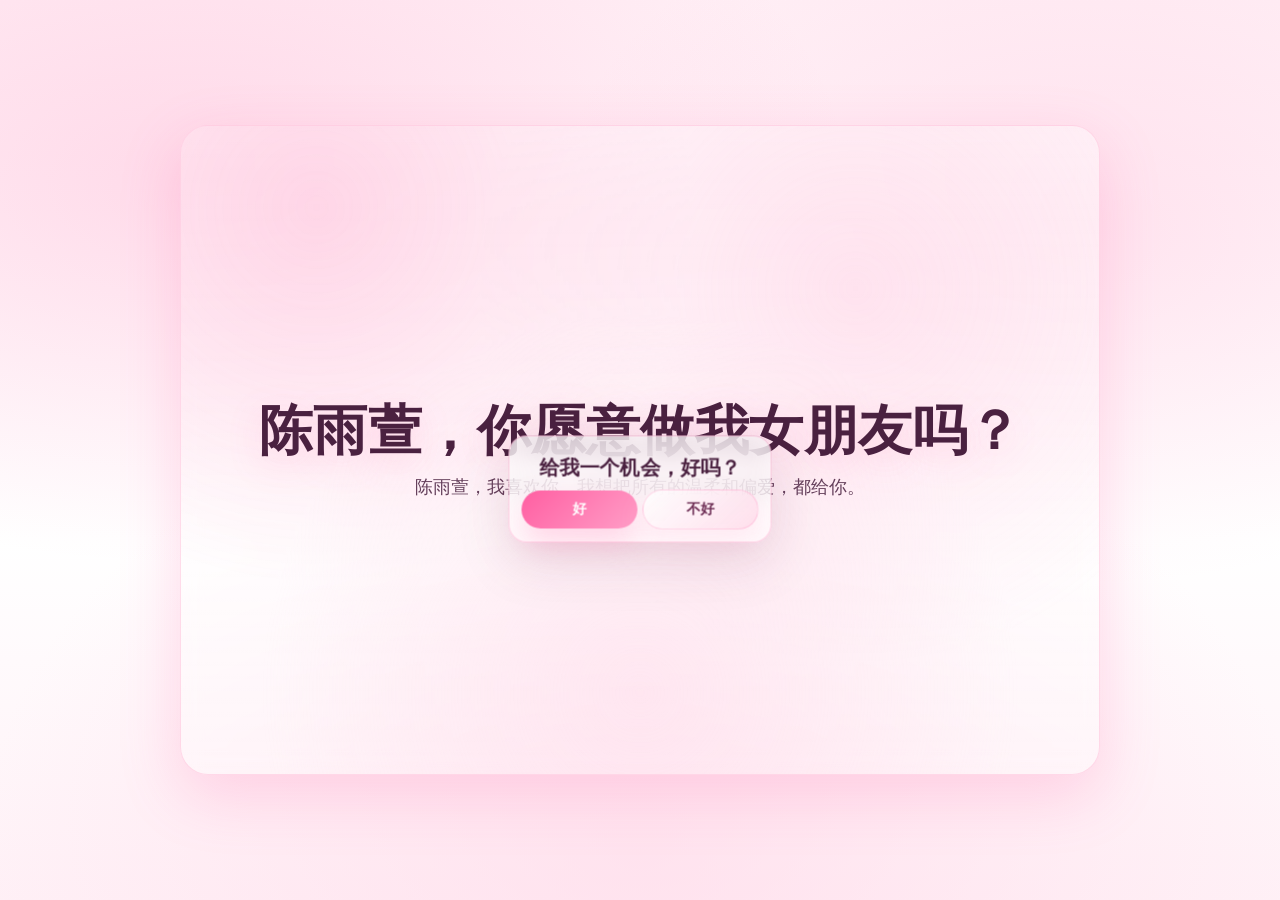
<file: Confession.html>
<!doctype html>
<html lang="zh-CN">
<head>
  <meta charset="utf-8" />
  <meta name="viewport" content="width=device-width, initial-scale=1" />
  <title>陈雨萱，你愿意做我女朋友吗？</title>
  <style>
    :root{
      --pink-1:#fff0f6;
      --pink-2:#ffd6e7;
      --pink-3:#ff9ec7;
      --pink-4:#ff5fa2;
      --text:#4a2140;
      --card: rgba(255,255,255,.72);
      --shadow: 0 20px 60px rgba(255, 95, 162, .22);
      --radius: 20px;
    }

    *{ box-sizing:border-box; }
    html,body{ height:100%; }
    body{
      margin:0;
      font-family: ui-sans-serif, system-ui, -apple-system, "PingFang SC", "Hiragino Sans GB",
                   "Microsoft YaHei", "Noto Sans CJK SC", Arial, sans-serif;
      color:var(--text);
      overflow:hidden;
      background:
        radial-gradient(1200px 700px at 15% 20%, rgba(255, 95, 162, .18), transparent 55%),
        radial-gradient(900px 600px at 85% 25%, rgba(255, 158, 199, .22), transparent 60%),
        radial-gradient(1100px 800px at 50% 95%, rgba(255, 214, 231, .55), transparent 60%),
        linear-gradient(180deg, var(--pink-1), #fff 60%, var(--pink-1));
    }

    /* 浪漫漂浮爱心 */
    .hearts{
      position:fixed; inset:0;
      pointer-events:none;
      overflow:hidden;
      filter: drop-shadow(0 10px 18px rgba(255,95,162,.20));
      opacity:.9;
    }
    .heart{
      position:absolute;
      width:14px; height:14px;
      transform: rotate(45deg);
      background: linear-gradient(135deg, rgba(255,95,162,.9), rgba(255,158,199,.9));
      animation: floatUp linear forwards;
      border-radius: 3px;
    }
    .heart:before, .heart:after{
      content:"";
      position:absolute;
      width:14px; height:14px;
      border-radius: 50%;
      background: inherit;
    }
    .heart:before{ left:-7px; top:0; }
    .heart:after{ left:0; top:-7px; }

    @keyframes floatUp{
      from { transform: translateY(0) rotate(45deg) scale(1); opacity: 0; }
      10% { opacity: .95; }
      to   { transform: translateY(-120vh) rotate(45deg) scale(1.6); opacity: 0; }
    }

    /* 主体布局 */
    .wrap{
      height:100%;
      display:flex;
      align-items:center;
      justify-content:center;
      padding: 18px;
    }

    .stage{
      width:min(920px, 100%);
      min-height: 72vh;
      position:relative;
      border-radius: 28px;
      background: linear-gradient(180deg, rgba(255,255,255,.55), rgba(255,255,255,.35));
      box-shadow: var(--shadow);
      border: 1px solid rgba(255, 158, 199, .35);
      overflow:hidden;
      backdrop-filter: blur(10px);
    }

    .stage::before{
      content:"";
      position:absolute; inset:-80px;
      background:
        radial-gradient(circle at 20% 20%, rgba(255, 95, 162, .18), transparent 35%),
        radial-gradient(circle at 70% 30%, rgba(255, 158, 199, .22), transparent 40%),
        radial-gradient(circle at 50% 80%, rgba(255, 214, 231, .45), transparent 45%);
      filter: blur(2px);
    }

    .content{
      position:relative;
      padding: clamp(22px, 4vw, 44px);
      display:flex;
      flex-direction:column;
      gap: 14px;
      align-items:center;
      justify-content:center;
      text-align:center;
      min-height: 72vh;
    }

    .title{
      font-weight: 900;
      letter-spacing: .5px;
      font-size: clamp(28px, 4.8vw, 54px);
      line-height: 1.12;
      margin: 0;
      text-shadow: 0 10px 35px rgba(255, 95, 162, .18);
    }

    .subtitle{
      margin: 0;
      font-size: clamp(14px, 2.3vw, 18px);
      opacity: .85;
    }

    .hint{
      margin-top: 8px;
      font-size: 13px;
      opacity: .65;
    }

    /* 弹窗（可移动） */
/* 弹窗（可移动）——改为按内容收缩宽度 */
.modal{
  position:absolute;
  left: 50%;
  top: 56%;
  transform: translate(-50%, -50%);

  /* 关键：不要再用 min(420px, ...) 这种固定大宽度 */
  width: fit-content;
  max-width: calc(100% - 44px); /* 小屏留边距，避免溢出 */
  display: inline-block;

  border-radius: 18px;
  background: rgba(255,255,255,.72);
  border: 1px solid rgba(255, 95, 162, .25);
  box-shadow: 0 18px 55px rgba(90, 20, 60, .14);
  backdrop-filter: blur(12px);
  padding: 14px 12px 12px;
  user-select:none;
}

  .modal h2{
    margin: 4px 8px 8px;
    font-size: clamp(16px, 2.6vw, 20px); /* 略小一点 */
    letter-spacing: .2px;
  }
  .modal p{
    margin: 0 8px 12px;
    font-size: 13px;                     /* 原来 14px */
    opacity: .78;
    line-height: 1.6;
  }

  button{
    border:0;
    border-radius: 999px;
    padding: 10px 14px;            
    font-size: 14px;              
    font-weight: 700;
    cursor:pointer;
    transition: transform .12s ease, box-shadow .12s ease, filter .12s ease;
    min-width: 116px;             
    touch-action: manipulation;
  }
    button:active{ transform: translateY(1px) scale(.99); }

    .yes{
      color:white;
      background: linear-gradient(135deg, var(--pink-4), var(--pink-3));
      box-shadow: 0 14px 30px rgba(255, 95, 162, .26);
    }
    .yes:hover{ filter: brightness(1.03); }

    .no{
      color: #6b2b52;
      background: linear-gradient(135deg, rgba(255,255,255,.9), rgba(255, 214, 231, .75));
      box-shadow: 0 12px 26px rgba(255, 158, 199, .18);
      border: 1px solid rgba(255, 95, 162, .22);
    }

    .success{
      display:none;
      width: min(760px, 100%);
      border-radius: 26px;
      padding: clamp(20px, 4vw, 34px);
      background: rgba(255,255,255,.72);
      border: 1px solid rgba(255, 95, 162, .20);
      box-shadow: 0 18px 60px rgba(255, 95, 162, .18);
      backdrop-filter: blur(10px);
    }

    .success .big{
      margin: 0;
      font-weight: 950;
      font-size: clamp(22px, 4.2vw, 40px);
      line-height: 1.2;
      background: linear-gradient(90deg, #ff3f8d, #ff7ab7, #ff3f8d);
      -webkit-background-clip: text;
      background-clip: text;
      color: transparent;
    }
    .success .small{
      margin: 12px 0 0;
      opacity: .78;
      font-size: 14px;
      line-height: 1.7;
    }

    .badge{
      display:inline-flex;
      align-items:center;
      gap:10px;
      margin-top: 18px;
      padding: 10px 14px;
      border-radius: 999px;
      border: 1px solid rgba(255, 95, 162, .22);
      background: rgba(255, 214, 231, .45);
      font-weight: 700;
      font-size: 13px;
      opacity: .9;
    }
    .dot{
      width:10px;height:10px;border-radius:50%;
      background: #ff4f99;
      box-shadow: 0 0 0 6px rgba(255, 79, 153, .18);
    }

@media (max-width: 420px){
  .modal{

    width: fit-content;  
    max-width: calc(100% - 48px); 
    left: 50%;
    top: 60%;
    transform: translate(-50%, -50%);
    padding: 12px 10px 10px;
  }

  .btns{
    gap: 10px;
    display: flex; 
    justify-content: center;
  }

  button{
    min-width: 0;
    flex: 0 0 auto;  
    padding: 10px 10px;
    font-size: 13px;
  }
}

  
}
  </style>
</head>

<body>
  <div class="hearts" id="hearts" aria-hidden="true"></div>

  <div class="wrap">
    <div class="stage" id="stage">
      <div class="content" id="content">
        <h1 class="title" id="mainTitle">陈雨萱，你愿意做我女朋友吗？</h1>
        <p class="subtitle">陈雨萱，我喜欢你，我想把所有的温柔和偏爱，都给你。</p>

        <div class="modal" id="modal" role="dialog" aria-modal="true" aria-label="求婚弹窗">
          <h2>给我一个机会，好吗？</h2>
          <div class="btns">
            <button class="yes" id="btnYes">好</button>
            <button class="no" id="btnNo">不好</button>
          </div>
        </div>

        <div class="success" id="success">
          <p class="big">恭喜！李金强和陈雨萱正式成为恋人啦！</p>
          <p class="small">
            以后你的开心我负责，你的难过我陪你。<br/>
            我们慢慢来，但一定会很坚定。
          </p>
        </div>
      </div>
    </div>
  </div>

  <script>
    const stage = document.getElementById('stage');
    const modal = document.getElementById('modal');
    const btnNo = document.getElementById('btnNo');
    const btnYes = document.getElementById('btnYes');
    const success = document.getElementById('success');
    const mainTitle = document.getElementById('mainTitle');
    const hearts = document.getElementById('hearts');

    // 生成漂浮爱心
    function spawnHeart(){
      const h = document.createElement('div');
      h.className = 'heart';
      const size = 10 + Math.random() * 18;
      h.style.width = size + 'px';
      h.style.height = size + 'px';

      const left = Math.random() * 100;
      h.style.left = left + 'vw';
      h.style.bottom = (-20 - Math.random() * 20) + 'px';

      const dur = 5 + Math.random() * 4.5;
      h.style.animationDuration = dur + 's';

      const delay = Math.random() * 0.6;
      h.style.animationDelay = delay + 's';

      const alpha = 0.45 + Math.random() * 0.5;
      h.style.opacity = alpha;

      hearts.appendChild(h);
      const ttl = (dur + delay) * 1000 + 200;
      setTimeout(()=> h.remove(), ttl);
    }

    let heartTimer = setInterval(spawnHeart, 240);

    // 将 modal 移动到 stage 可视范围内的随机位置（不跑出边界）
    function moveModalWithinStage(){
      const sRect = stage.getBoundingClientRect();
      const mRect = modal.getBoundingClientRect();

      // 预留一点边距，避免贴边太难点
      const padding = 12;

      const maxLeft = sRect.width - mRect.width - padding;
      const maxTop  = sRect.height - mRect.height - padding;

      // 如果空间不足，就不乱跑（极端小屏/横屏）
      if (maxLeft <= padding || maxTop <= padding) return;

      // 随机位置
      const left = padding + Math.random() * (maxLeft - padding);
      const top  = padding + Math.random() * (maxTop - padding);

      // 直接用 stage 内定位，取消 translate 居中
      modal.style.transform = 'none';
      modal.style.left = left + 'px';
      modal.style.top  = top + 'px';
    }

    // “不同意”行为：移动弹窗 + 轻微抖动
    function dodge(){
      moveModalWithinStage();
      modal.animate(
        [
          { transform: 'translateX(0px)' },
          { transform: 'translateX(-6px)' },
          { transform: 'translateX(6px)' },
          { transform: 'translateX(0px)' }
        ],
        { duration: 180, easing: 'ease-out' }
      );
    }

    btnNo.addEventListener('click', (e) => {
      e.preventDefault();
      dodge();
    });

    // 让“不同意”在桌面端更难点：鼠标靠近也会躲
    btnNo.addEventListener('mouseenter', () => {
      // 仅在指针精确设备上启用（避免手机误触）
      if (window.matchMedia('(hover: hover) and (pointer: fine)').matches) {
        dodge();
      }
    });

    // “同意”行为：切换内容 + 更浓的爱心雨
    btnYes.addEventListener('click', (e) => {
      e.preventDefault();

      modal.style.display = 'none';
      mainTitle.textContent = '耶！那从现在开始，我就是你的男朋友啦。';
      success.style.display = 'block';

      // 加强爱心效果
      clearInterval(heartTimer);
      heartTimer = setInterval(spawnHeart, 90);

      // 小小庆祝抖动
      success.animate(
        [
          { transform: 'scale(0.98)', opacity: 0.4 },
          { transform: 'scale(1.02)', opacity: 1 },
          { transform: 'scale(1)', opacity: 1 }
        ],
        { duration: 420, easing: 'cubic-bezier(.2,.8,.2,1)' }
      );
    });

    // 屏幕变化时，确保弹窗还在范围内（特别是旋转屏幕）
    window.addEventListener('resize', () => {
      // 如果还在显示，尝试“归位到安全区”
      if (modal.style.display !== 'none') {
        // 若已被设置为随机定位，则确保不会越界；不然保持默认居中
        if (modal.style.transform === 'none') moveModalWithinStage();
      }
    });

    // 首次加载：预生成少量爱心，让画面不空
    for (let i = 0; i < 14; i++) setTimeout(spawnHeart, i * 80);
  </script>
</body>
</html>
</file>
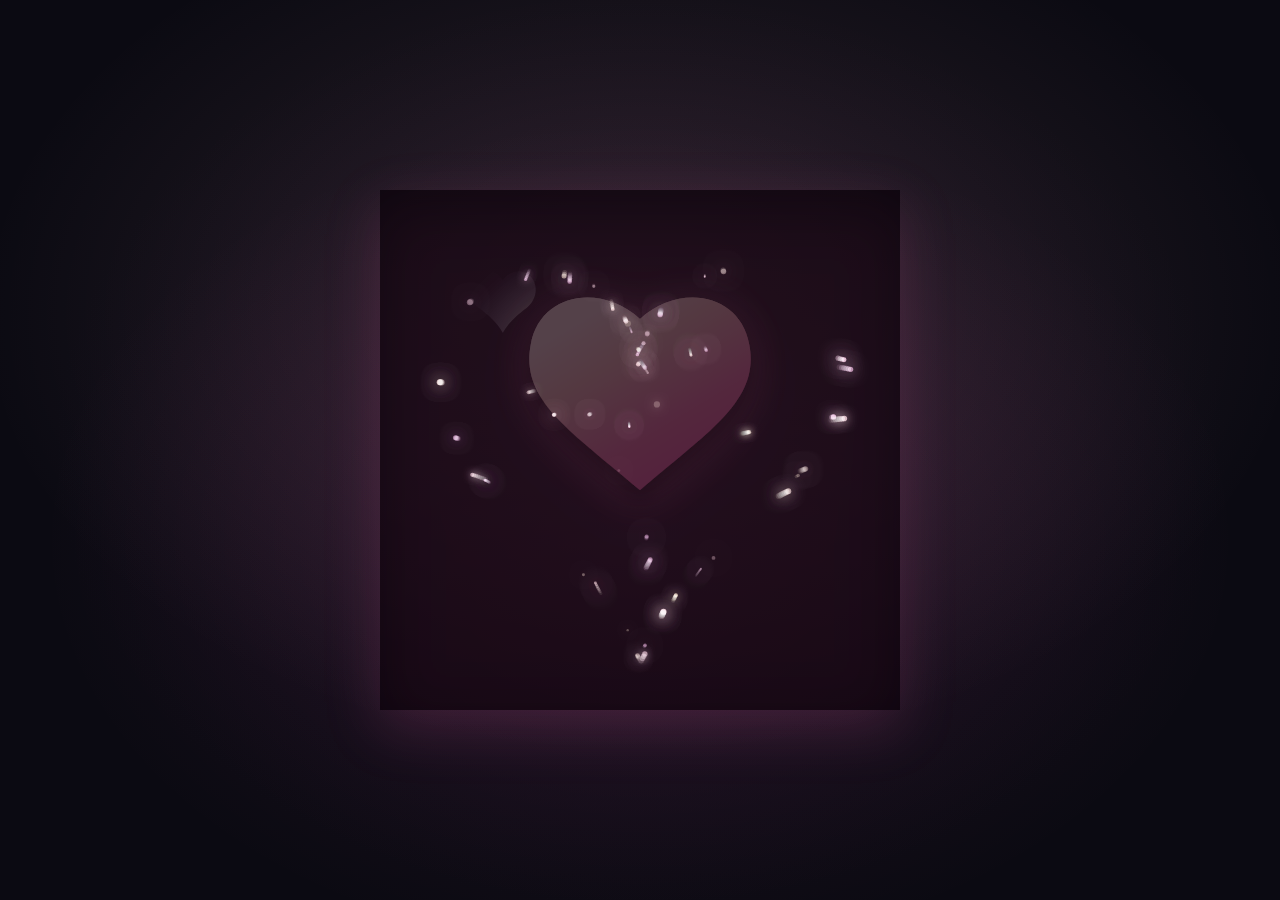
<file: Heart.html>
<!doctype html>
<html lang="zh-CN">
<head>
  <meta charset="utf-8" />
  <meta name="viewport" content="width=device-width,initial-scale=1,viewport-fit=cover" />
  <title>粉色比心粒子跳动</title>
  <style>
    :root{
      --pink1:#ffb6c1; /* 浅粉 */
      --pink2:#ff69b4; /* 深粉 */
      --bg1:#0b0a12;
      --bg2:#1a0f22;
    }

    *{ box-sizing:border-box; }
    html,body{ height:100%; margin:0; }
    body{
      overflow:hidden;
      background:
        radial-gradient(1200px 800px at 50% 35%, rgba(255,182,193,.14), transparent 55%),
        radial-gradient(1000px 700px at 50% 60%, rgba(255,105,180,.10), transparent 60%),
        radial-gradient(900px 700px at 50% 50%, var(--bg2), var(--bg1) 65%);
      display:grid;
      place-items:center;
      font-family: system-ui, -apple-system, Segoe UI, Roboto, "PingFang SC", "Microsoft YaHei", sans-serif;
      color:#fff;
      user-select:none;
      -webkit-tap-highlight-color: transparent;
    }

    /* 容器：心形 + 粒子canvas 同步缩放，确保粒子“贴”在心上 */
    .stage{
      position:relative;
      width:min(62vmin, 520px);
      aspect-ratio: 1 / 1;
      display:grid;
      place-items:center;

      /* 双峰心跳：一次周期约1秒
         - 先快速收缩到 0.80
         - 回到 1.00 并过冲到 1.05
         - 再来一次小收缩/回弹形成“双峰” */
      animation: heartbeat 1.05s infinite;
      will-change: transform;
      transform-origin: 50% 55%;
      filter: drop-shadow(0 18px 28px rgba(255,105,180,.22));
    }

    @keyframes heartbeat{
      0%   { transform: scale(1); }
      10%  { transform: scale(0.80); } /* 收缩（快） */
      18%  { transform: scale(1.00); } /* 舒张 */
      26%  { transform: scale(1.05); } /* 轻微过冲 */
      34%  { transform: scale(1.00); } /* 回弹 */
      46%  { transform: scale(0.92); } /* 第二峰：小收缩 */
      56%  { transform: scale(1.02); } /* 小过冲 */
      66%  { transform: scale(1.00); } /* 稳定 */
      100% { transform: scale(1.00); }
    }

    /* 心形主体：用数学参数方程生成的 SVG Path（标准心形曲线） */
    .heart{
      width: 70%;
      aspect-ratio: 1/1;
      position:relative;
      z-index: 2;
      pointer-events:none;

      /* 霓虹般柔光 */
      filter:
        drop-shadow(0 10px 18px rgba(255,105,180,.35))
        drop-shadow(0 0 22px rgba(255,182,193,.22));
    }

    /* 粒子画布：覆盖在心形之上（随 .stage 缩放） */
    canvas{
      position:absolute;
      inset:0;
      z-index: 3;
      width:100%;
      height:100%;
      pointer-events:none;
    }

    /* 为了增强立体感，额外叠一层微弱的高光与暗角 */
    .sheen{
      position:absolute;
      inset: 14%;
      z-index: 4;
      pointer-events:none;
      mix-blend-mode: screen;
      opacity:.55;
      background:
        radial-gradient(60% 55% at 35% 28%, rgba(255,255,255,.55), rgba(255,255,255,0) 58%),
        radial-gradient(70% 70% at 70% 75%, rgba(255,105,180,.18), rgba(0,0,0,0) 60%);
      filter: blur(8px);
      clip-path: path("M 50 18 C 44 8 30 5 22 14 C 14 23 16 37 26 45 C 35 52 43 58 50 70 C 57 58 65 52 74 45 C 84 37 86 23 78 14 C 70 5 56 8 50 18 Z");
    }

    /* 适配“减少动态”偏好：保留静态发光与轻粒子 */
    @media (prefers-reduced-motion: reduce){
      .stage{ animation:none; }
    }
  </style>
</head>
<body>
  <div class="stage" id="stage" aria-hidden="true">
    <!-- SVG 心形：通过参数方程采样生成 path（在 JS 内生成更严格的数学心形）
         这里先提供一条“标准对称心形”路径作为剪裁/保险显示（fill 渐变 + 内阴影） -->
    <svg class="heart" viewBox="0 0 200 200" role="img" aria-label="粉色心形">
      <defs>
        <!-- 心形主渐变：浅粉到深粉，略带高光 -->
        <linearGradient id="heartGrad" x1="25%" y1="10%" x2="80%" y2="90%">
          <stop offset="0%"  stop-color="#ffd1dc"/>
          <stop offset="30%" stop-color="#ffb6c1"/>
          <stop offset="70%" stop-color="#ff7eb6"/>
          <stop offset="100%" stop-color="#ff69b4"/>
        </linearGradient>

        <!-- 轻微内阴影：增强立体感 -->
        <filter id="innerShadow" x="-50%" y="-50%" width="200%" height="200%">
          <feFlood flood-color="rgba(0,0,0,.35)" result="flood"/>
          <feComposite in="flood" in2="SourceAlpha" operator="in" result="shadowIn"/>
          <feGaussianBlur in="shadowIn" stdDeviation="5" result="blur"/>
          <feOffset in="blur" dx="0" dy="6" result="offsetBlur"/>
          <feComposite in="offsetBlur" in2="SourceGraphic" operator="over" result="comp1"/>
          <!-- 高光（轻） -->
          <feColorMatrix in="SourceGraphic" type="matrix"
            values="1 0 0 0 0
                    0 1 0 0 0
                    0 0 1 0 0
                    0 0 0 1 0" result="src"/>
          <feGaussianBlur in="src" stdDeviation="0.2" result="soft"/>
          <feMerge>
            <feMergeNode in="comp1"/>
            <feMergeNode in="soft"/>
          </feMerge>
        </filter>
      </defs>

      <!-- 使用一条对称心形轮廓（填充） -->
      <path id="heartPathSvg"
            d="M100,28
               C78,8 45,14 40,42
               C34,73 63,90 100,122
               C137,90 166,73 160,42
               C155,14 122,8 100,28 Z"
            fill="url(#heartGrad)"
            filter="url(#innerShadow)"/>
    </svg>

    <canvas id="fx"></canvas>
    <div class="sheen"></div>
  </div>

  <script>
    (() => {
      const stage = document.getElementById('stage');
      const canvas = document.getElementById('fx');
      const ctx = canvas.getContext('2d', { alpha: true });

      // =========================
      // 数学心形（参数方程）采样
      // x = 16 sin^3(t)
      // y = 13 cos(t) - 5 cos(2t) - 2 cos(3t) - cos(4t)
      // 该曲线是经典“标准心形曲线”，对称且平滑。
      // =========================
      function buildHeartPoints(count = 420) {
        const pts = [];
        for (let i = 0; i < count; i++) {
          const t = (i / count) * Math.PI * 2;
          const s = Math.sin(t);
          const c = Math.cos(t);
          const x = 16 * s * s * s;
          const y = 13 * c - 5 * Math.cos(2 * t) - 2 * Math.cos(3 * t) - Math.cos(4 * t);
          pts.push({ x, y });
        }

        // 归一化到 [-1,1] 的大致范围，方便映射到画布
        let minX = Infinity, maxX = -Infinity, minY = Infinity, maxY = -Infinity;
        for (const p of pts) {
          if (p.x < minX) minX = p.x;
          if (p.x > maxX) maxX = p.x;
          if (p.y < minY) minY = p.y;
          if (p.y > maxY) maxY = p.y;
        }
        const scaleX = 2 / (maxX - minX);
        const scaleY = 2 / (maxY - minY);
        const cx = (minX + maxX) / 2;
        const cy = (minY + maxY) / 2;

        for (const p of pts) {
          p.x = (p.x - cx) * scaleX;     // ~[-1,1]
          p.y = (p.y - cy) * scaleY;     // ~[-1,1]
          // 注意：画布 y 方向向下，稍后绘制时会反转以保持“心尖向下”
        }
        return pts;
      }

      const heartPts = buildHeartPoints(520);

      // 生成一个点在心形边缘的“法线方向”（用于向外喷发）
      // 通过相邻点差近似切线，再旋转得到法线。
      function sampleHeartEdge() {
        const i = (Math.random() * heartPts.length) | 0;
        const p0 = heartPts[(i - 1 + heartPts.length) % heartPts.length];
        const p1 = heartPts[i];
        const p2 = heartPts[(i + 1) % heartPts.length];

        const tx = p2.x - p0.x;
        const ty = p2.y - p0.y;
        // 法线 = ( -ty, tx )
        let nx = -ty, ny = tx;
        const nlen = Math.hypot(nx, ny) || 1;
        nx /= nlen; ny /= nlen;

        // 让“向外”更稳定：由于曲线方向不一致，使用从中心指向点的方向与法线混合
        const ox = p1.x, oy = p1.y; // 心形中心约在(0,0)
        const olen = Math.hypot(ox, oy) || 1;
        const cx = ox / olen, cy = oy / olen;

        // 混合（更像从表面向外扩散）
        nx = nx * 0.55 + cx * 0.85;
        ny = ny * 0.55 + cy * 0.85;
        const mlen = Math.hypot(nx, ny) || 1;
        nx /= mlen; ny /= mlen;

        return { p: p1, n: { x: nx, y: ny } };
      }

      // =========================
      // 粒子系统
      // 设计目标：
      // 1) 持续从心形边缘/内部生成微粒
      // 2) 向外扩散并略带“浮力上升 + 微重力下沉的摆动感”
      // 3) 随时间透明度衰减，带柔光
      // =========================
      const particles = [];
      const MAX_PARTICLES = 900;

      function rand(a, b) { return a + Math.random() * (b - a); }
      function clamp01(x){ return Math.max(0, Math.min(1, x)); }

      function pinkColor() {
        // 在粉/白之间微调，避免荧光，保持高级柔和
        const t = Math.random();
        const r = Math.round(255);
        const g = Math.round(190 + 45 * (1 - t)); // 190~235
        const b = Math.round(210 + 35 * t);       // 210~245
        const a = rand(0.35, 0.95);
        return `rgba(${r},${g},${b},${a})`;
      }

      function resize() {
        const dpr = Math.min(2, window.devicePixelRatio || 1); // 控制DPR上限，兼顾性能
        const rect = stage.getBoundingClientRect();
        canvas.width = Math.max(1, Math.floor(rect.width * dpr));
        canvas.height = Math.max(1, Math.floor(rect.height * dpr));
        canvas._dpr = dpr;
      }

      const ro = new ResizeObserver(resize);
      ro.observe(stage);
      resize();

      let last = performance.now();
      let emitAcc = 0;

      // 从心形“局部坐标”映射到画布像素坐标
      function heartToCanvas(x, y) {
        // 让心形在画布中占比与 SVG 相近：70%宽度
        const dpr = canvas._dpr || 1;
        const w = canvas.width, h = canvas.height;
        const size = Math.min(w, h) * 0.38; // 心形半径比例（调参）
        const cx = w * 0.5;
        const cy = h * 0.53;

        // y 反转（使心尖向下）
        return {
          x: cx + x * size,
          y: cy - y * size
        };
      }

      function spawn(dt) {
        // 发射速率与帧率无关：用累加器
        // 基础每秒粒子数：约 140~220（随节奏微抖动）
        const baseRate = window.matchMedia('(prefers-reduced-motion: reduce)').matches ? 70 : 180;
        emitAcc += dt * baseRate;

        const toEmit = Math.min(8, emitAcc | 0);
        emitAcc -= toEmit;

        for (let i = 0; i < toEmit; i++) {
          if (particles.length >= MAX_PARTICLES) particles.shift();

          const edge = Math.random() < 0.78; // 多数从边缘，少量从内部
          let x, y, nx, ny;

          if (edge) {
            const s = sampleHeartEdge();
            x = s.p.x; y = s.p.y;
            nx = s.n.x; ny = s.n.y;
          } else {
            // 内部：取边缘点缩放到内部（近似在心形内）
            const s = sampleHeartEdge();
            const k = rand(0.15, 0.65);
            x = s.p.x * k; y = s.p.y * k;
            // 内部粒子更像“呼吸”扩散
            nx = s.n.x * rand(0.4, 0.9);
            ny = s.n.y * rand(0.4, 0.9);
          }

          const pos = heartToCanvas(x, y);

          // 速度：沿法线外扩，叠加轻微旋涡扰动
          const speed = rand(18, 70) * (canvas._dpr || 1);
          const swirl = rand(-26, 26) * (canvas._dpr || 1);

          // 加一点“浮力”与“重力”混合：总体微微上扬（梦幻），但不脱离物理直觉
          const buoy = rand(-18, -55) * (canvas._dpr || 1); // 负值：向上
          const grav = rand(10, 26) * (canvas._dpr || 1);   // 正值：向下（后续加速度）

          const size = rand(0.8, 2.6) * (canvas._dpr || 1);
          const life = rand(0.75, 1.55); // 秒
          const fadeIn = rand(0.04, 0.12);

          particles.push({
            x: pos.x,
            y: pos.y,
            vx: nx * speed + (-ny) * swirl * 0.10,
            vy: ny * speed + ( nx) * swirl * 0.10 + buoy * 0.20,
            ax: rand(-6, 6) * (canvas._dpr || 1), // 轻微扰动
            ay: grav,                              // 轻微重力
            r: size,
            life,
            age: 0,
            fadeIn,
            color: pinkColor(),
            glow: rand(6, 18) * (canvas._dpr || 1)
          });
        }
      }

      function draw(dt) {
        const w = canvas.width, h = canvas.height;

        // 轻微拖影：用低 alpha 覆盖实现“柔和残影”
        ctx.save();
        ctx.globalCompositeOperation = 'source-over';
        ctx.fillStyle = 'rgba(8, 6, 14, 0.12)'; // 数值越小拖影越长
        ctx.fillRect(0, 0, w, h);
        ctx.restore();

        // 粒子叠加：screen 更梦幻（亮部叠加）
        ctx.save();
        ctx.globalCompositeOperation = 'screen';

        for (let i = particles.length - 1; i >= 0; i--) {
          const p = particles[i];
          p.age += dt;
          if (p.age >= p.life) {
            particles.splice(i, 1);
            continue;
          }

          // 物理更新：速度 + 加速度
          // 关键：用 dt 保持不同帧率一致
          p.vx += p.ax * dt;
          p.vy += p.ay * dt;
          p.x  += p.vx * dt;
          p.y  += p.vy * dt;

          // 透明度：先快速淡入，再缓慢淡出（高级感更“柔”）
          const t = p.age / p.life;
          const fin = clamp01(p.age / p.fadeIn);
          const fout = 1 - Math.pow(t, 1.6);
          const alpha = fin * fout;

          // 粒子略微收缩，像能量消散
          const rr = p.r * (0.95 + 0.25 * (1 - t));

          // 绘制带辉光的圆点（用 shadowBlur）
          ctx.save();
          ctx.globalAlpha = alpha;
          ctx.shadowColor = p.color;
          ctx.shadowBlur = p.glow;
          ctx.fillStyle = p.color;

          ctx.beginPath();
          ctx.arc(p.x, p.y, rr, 0, Math.PI * 2);
          ctx.fill();
          ctx.restore();
        }

        ctx.restore();
      }

      // 心跳同步：根据动画相位微调发射强度（双峰时粒子更活跃）
      // 做法：读取 CSS 动画时间（performance.now）并用两次高斯/峰值函数混合
      function beatBoost(tSec) {
        // 约 1.05s 周期
        const T = 1.05;
        const ph = (tSec % T) / T;

        // 两个峰：约在 0.10 和 0.46（对应 keyframes 的两次收缩附近）
        const peak = (x, mu, s) => Math.exp(-0.5 * ((x - mu) / s) ** 2);
        const a = peak(ph, 0.10, 0.06);
        const b = peak(ph, 0.46, 0.08);
        return 0.75 + 1.1 * (a + 0.75 * b); // 0.75~约2.5
      }

      let rafId = 0;
      function frame(now) {
        const dt = Math.min(0.033, (now - last) / 1000);
        last = now;

        // 根据心跳相位提升发射率（不直接改 CSS，而是改粒子发射）
        const boost = beatBoost(now / 1000);

        // 通过临时提高 emitAcc 的积累速度，实现“随心跳喷发”
        // 中文注释：这里相当于让“每秒粒子数”乘以 boost，从而在收缩时更明显
        emitAcc += dt * 110 * (boost - 1);

        spawn(dt);
        draw(dt);

        rafId = requestAnimationFrame(frame);
      }

      // 初始化：先清空一帧背景
      ctx.fillStyle = 'rgba(8, 6, 14, 1)';
      ctx.fillRect(0, 0, canvas.width, canvas.height);

      rafId = requestAnimationFrame(frame);

      // 资源释放：避免内存泄漏（如在 SPA/嵌入环境中卸载）
      window.addEventListener('pagehide', () => {
        cancelAnimationFrame(rafId);
        ro.disconnect();
        particles.length = 0;
      }, { once: true });

      // 点击/触摸：在点击位置额外爆一波粒子（增强交互，仍然零依赖）
      function burst(clientX, clientY) {
        const rect = stage.getBoundingClientRect();
        const dpr = canvas._dpr || 1;
        const x0 = (clientX - rect.left) * dpr;
        const y0 = (clientY - rect.top) * dpr;

        const n = 70;
        for (let i = 0; i < n; i++) {
          if (particles.length >= MAX_PARTICLES) particles.shift();

          const ang = rand(0, Math.PI * 2);
          const sp  = rand(40, 160) * dpr;
          const size = rand(0.9, 2.8) * dpr;

          particles.push({
            x: x0,
            y: y0,
            vx: Math.cos(ang) * sp,
            vy: Math.sin(ang) * sp - rand(30, 110) * dpr,
            ax: rand(-14, 14) * dpr,
            ay: rand(22, 40) * dpr,
            r: size,
            life: rand(0.7, 1.35),
            age: 0,
            fadeIn: rand(0.03, 0.08),
            color: Math.random() < 0.15 ? `rgba(255,255,255,${rand(0.55,0.95)})` : pinkColor(),
            glow: rand(10, 26) * dpr
          });
        }
      }

      stage.addEventListener('pointerdown', (e) => {
        burst(e.clientX, e.clientY);
      });
    })();
  </script>
</body>
</html>
</file>
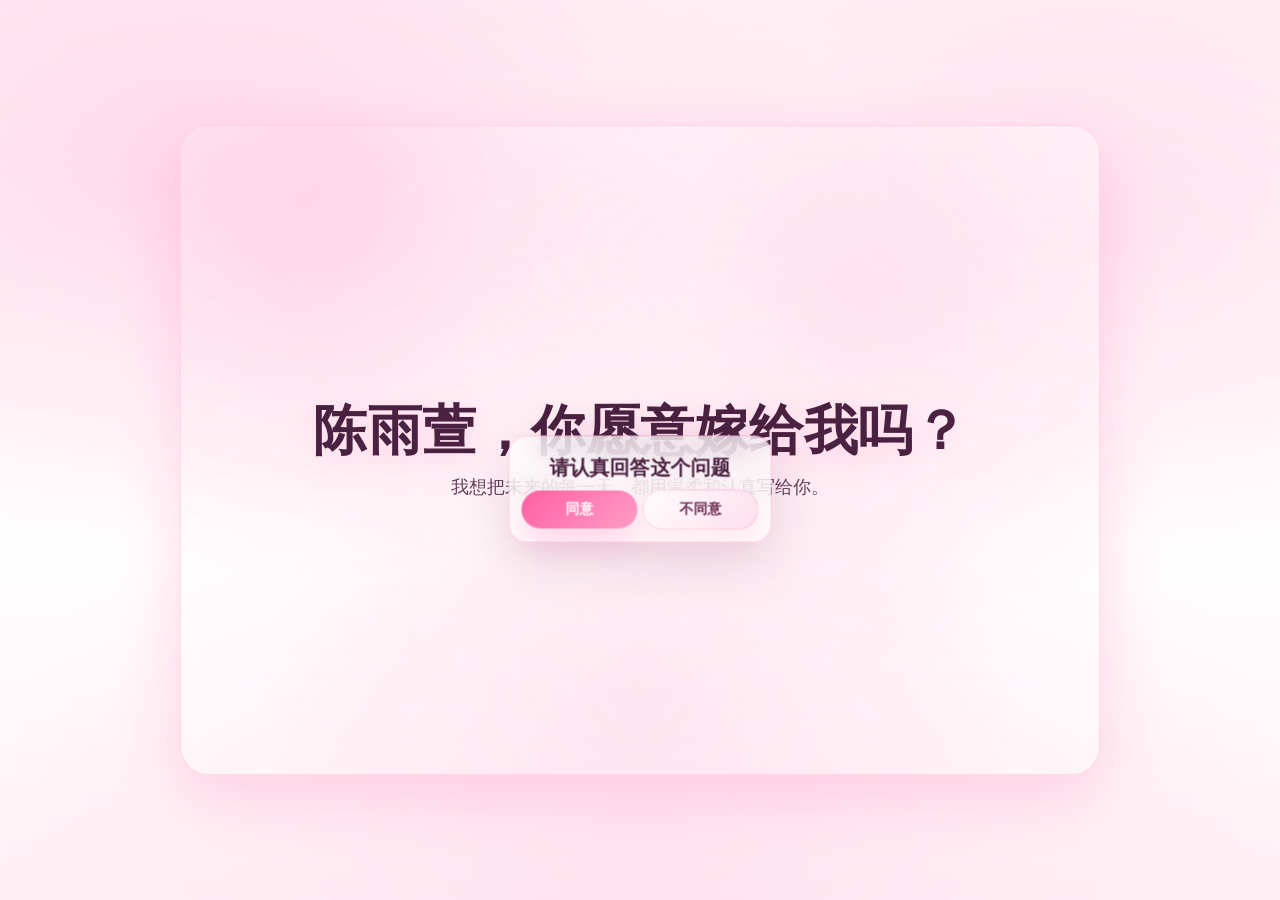
<file: Love.html>
<!doctype html>
<html lang="zh-CN">
<head>
  <meta charset="utf-8" />
  <meta name="viewport" content="width=device-width, initial-scale=1" />
  <title>陈雨萱，你愿意嫁给我吗？</title>
  <style>
    :root{
      --pink-1:#fff0f6;
      --pink-2:#ffd6e7;
      --pink-3:#ff9ec7;
      --pink-4:#ff5fa2;
      --text:#4a2140;
      --card: rgba(255,255,255,.72);
      --shadow: 0 20px 60px rgba(255, 95, 162, .22);
      --radius: 20px;
    }

    *{ box-sizing:border-box; }
    html,body{ height:100%; }
    body{
      margin:0;
      font-family: ui-sans-serif, system-ui, -apple-system, "PingFang SC", "Hiragino Sans GB",
                   "Microsoft YaHei", "Noto Sans CJK SC", Arial, sans-serif;
      color:var(--text);
      overflow:hidden;
      background:
        radial-gradient(1200px 700px at 15% 20%, rgba(255, 95, 162, .18), transparent 55%),
        radial-gradient(900px 600px at 85% 25%, rgba(255, 158, 199, .22), transparent 60%),
        radial-gradient(1100px 800px at 50% 95%, rgba(255, 214, 231, .55), transparent 60%),
        linear-gradient(180deg, var(--pink-1), #fff 60%, var(--pink-1));
    }

    /* 浪漫漂浮爱心 */
    .hearts{
      position:fixed; inset:0;
      pointer-events:none;
      overflow:hidden;
      filter: drop-shadow(0 10px 18px rgba(255,95,162,.20));
      opacity:.9;
    }
    .heart{
      position:absolute;
      width:14px; height:14px;
      transform: rotate(45deg);
      background: linear-gradient(135deg, rgba(255,95,162,.9), rgba(255,158,199,.9));
      animation: floatUp linear forwards;
      border-radius: 3px;
    }
    .heart:before, .heart:after{
      content:"";
      position:absolute;
      width:14px; height:14px;
      border-radius: 50%;
      background: inherit;
    }
    .heart:before{ left:-7px; top:0; }
    .heart:after{ left:0; top:-7px; }

    @keyframes floatUp{
      from { transform: translateY(0) rotate(45deg) scale(1); opacity: 0; }
      10% { opacity: .95; }
      to   { transform: translateY(-120vh) rotate(45deg) scale(1.6); opacity: 0; }
    }

    /* 主体布局 */
    .wrap{
      height:100%;
      display:flex;
      align-items:center;
      justify-content:center;
      padding: 18px;
    }

    .stage{
      width:min(920px, 100%);
      min-height: 72vh;
      position:relative;
      border-radius: 28px;
      background: linear-gradient(180deg, rgba(255,255,255,.55), rgba(255,255,255,.35));
      box-shadow: var(--shadow);
      border: 1px solid rgba(255, 158, 199, .35);
      overflow:hidden;
      backdrop-filter: blur(10px);
    }

    .stage::before{
      content:"";
      position:absolute; inset:-80px;
      background:
        radial-gradient(circle at 20% 20%, rgba(255, 95, 162, .18), transparent 35%),
        radial-gradient(circle at 70% 30%, rgba(255, 158, 199, .22), transparent 40%),
        radial-gradient(circle at 50% 80%, rgba(255, 214, 231, .45), transparent 45%);
      filter: blur(2px);
    }

    .content{
      position:relative;
      padding: clamp(22px, 4vw, 44px);
      display:flex;
      flex-direction:column;
      gap: 14px;
      align-items:center;
      justify-content:center;
      text-align:center;
      min-height: 72vh;
    }

    .title{
      font-weight: 900;
      letter-spacing: .5px;
      font-size: clamp(28px, 4.8vw, 54px);
      line-height: 1.12;
      margin: 0;
      text-shadow: 0 10px 35px rgba(255, 95, 162, .18);
    }

    .subtitle{
      margin: 0;
      font-size: clamp(14px, 2.3vw, 18px);
      opacity: .85;
    }

    .hint{
      margin-top: 8px;
      font-size: 13px;
      opacity: .65;
    }

    /* 弹窗（可移动） */
/* 弹窗（可移动）——改为按内容收缩宽度 */
.modal{
  position:absolute;
  left: 50%;
  top: 56%;
  transform: translate(-50%, -50%);

  /* 关键：不要再用 min(420px, ...) 这种固定大宽度 */
  width: fit-content;
  max-width: calc(100% - 44px); /* 小屏留边距，避免溢出 */
  display: inline-block;

  border-radius: 18px;
  background: rgba(255,255,255,.72);
  border: 1px solid rgba(255, 95, 162, .25);
  box-shadow: 0 18px 55px rgba(90, 20, 60, .14);
  backdrop-filter: blur(12px);
  padding: 14px 12px 12px;
  user-select:none;
}

  .modal h2{
    margin: 4px 8px 8px;
    font-size: clamp(16px, 2.6vw, 20px); /* 略小一点 */
    letter-spacing: .2px;
  }
  .modal p{
    margin: 0 8px 12px;
    font-size: 13px;                     /* 原来 14px */
    opacity: .78;
    line-height: 1.6;
  }

  button{
    border:0;
    border-radius: 999px;
    padding: 10px 14px;            
    font-size: 14px;              
    font-weight: 700;
    cursor:pointer;
    transition: transform .12s ease, box-shadow .12s ease, filter .12s ease;
    min-width: 116px;             
    touch-action: manipulation;
  }
    button:active{ transform: translateY(1px) scale(.99); }

    .yes{
      color:white;
      background: linear-gradient(135deg, var(--pink-4), var(--pink-3));
      box-shadow: 0 14px 30px rgba(255, 95, 162, .26);
    }
    .yes:hover{ filter: brightness(1.03); }

    .no{
      color: #6b2b52;
      background: linear-gradient(135deg, rgba(255,255,255,.9), rgba(255, 214, 231, .75));
      box-shadow: 0 12px 26px rgba(255, 158, 199, .18);
      border: 1px solid rgba(255, 95, 162, .22);
    }

    .success{
      display:none;
      width: min(760px, 100%);
      border-radius: 26px;
      padding: clamp(20px, 4vw, 34px);
      background: rgba(255,255,255,.72);
      border: 1px solid rgba(255, 95, 162, .20);
      box-shadow: 0 18px 60px rgba(255, 95, 162, .18);
      backdrop-filter: blur(10px);
    }

    .success .big{
      margin: 0;
      font-weight: 950;
      font-size: clamp(22px, 4.2vw, 40px);
      line-height: 1.2;
      background: linear-gradient(90deg, #ff3f8d, #ff7ab7, #ff3f8d);
      -webkit-background-clip: text;
      background-clip: text;
      color: transparent;
    }
    .success .small{
      margin: 12px 0 0;
      opacity: .78;
      font-size: 14px;
      line-height: 1.7;
    }

    .badge{
      display:inline-flex;
      align-items:center;
      gap:10px;
      margin-top: 18px;
      padding: 10px 14px;
      border-radius: 999px;
      border: 1px solid rgba(255, 95, 162, .22);
      background: rgba(255, 214, 231, .45);
      font-weight: 700;
      font-size: 13px;
      opacity: .9;
    }
    .dot{
      width:10px;height:10px;border-radius:50%;
      background: #ff4f99;
      box-shadow: 0 0 0 6px rgba(255, 79, 153, .18);
    }

@media (max-width: 420px){
  .modal{

    width: fit-content;  
    max-width: calc(100% - 48px); 
    left: 50%;
    top: 60%;
    transform: translate(-50%, -50%);
    padding: 12px 10px 10px;
  }

  .btns{
    gap: 10px;
    display: flex; 
    justify-content: center;
  }

  button{
    min-width: 0;
    flex: 0 0 auto;  
    padding: 10px 10px;
    font-size: 13px;
  }
}

  
}
  </style>
</head>

<body>
  <div class="hearts" id="hearts" aria-hidden="true"></div>

  <div class="wrap">
    <div class="stage" id="stage">
      <div class="content" id="content">
        <h1 class="title" id="mainTitle">陈雨萱，你愿意嫁给我吗？</h1>
        <p class="subtitle">我想把未来的每一天，都用温柔和认真写给你。</p>

        <div class="modal" id="modal" role="dialog" aria-modal="true" aria-label="求婚弹窗">
          <h2>请认真回答这个问题</h2>
          <div class="btns">
            <button class="yes" id="btnYes">同意</button>
            <button class="no" id="btnNo">不同意</button>
          </div>
        </div>

        <div class="success" id="success">
          <p class="big">恭喜李金强和陈雨萱喜结连理，携手相伴一生一世！</p>
          <p class="small">
            从今天起，浪漫不止在今天。<br/>
            愿朝朝暮暮皆欢喜，岁岁年年共白头。
          </p>
        </div>
      </div>
    </div>
  </div>

  <script>
    const stage = document.getElementById('stage');
    const modal = document.getElementById('modal');
    const btnNo = document.getElementById('btnNo');
    const btnYes = document.getElementById('btnYes');
    const success = document.getElementById('success');
    const mainTitle = document.getElementById('mainTitle');
    const hearts = document.getElementById('hearts');

    // 生成漂浮爱心
    function spawnHeart(){
      const h = document.createElement('div');
      h.className = 'heart';
      const size = 10 + Math.random() * 18;
      h.style.width = size + 'px';
      h.style.height = size + 'px';

      const left = Math.random() * 100;
      h.style.left = left + 'vw';
      h.style.bottom = (-20 - Math.random() * 20) + 'px';

      const dur = 5 + Math.random() * 4.5;
      h.style.animationDuration = dur + 's';

      const delay = Math.random() * 0.6;
      h.style.animationDelay = delay + 's';

      const alpha = 0.45 + Math.random() * 0.5;
      h.style.opacity = alpha;

      hearts.appendChild(h);
      const ttl = (dur + delay) * 1000 + 200;
      setTimeout(()=> h.remove(), ttl);
    }

    let heartTimer = setInterval(spawnHeart, 240);

    // 将 modal 移动到 stage 可视范围内的随机位置（不跑出边界）
    function moveModalWithinStage(){
      const sRect = stage.getBoundingClientRect();
      const mRect = modal.getBoundingClientRect();

      // 预留一点边距，避免贴边太难点
      const padding = 12;

      const maxLeft = sRect.width - mRect.width - padding;
      const maxTop  = sRect.height - mRect.height - padding;

      // 如果空间不足，就不乱跑（极端小屏/横屏）
      if (maxLeft <= padding || maxTop <= padding) return;

      // 随机位置
      const left = padding + Math.random() * (maxLeft - padding);
      const top  = padding + Math.random() * (maxTop - padding);

      // 直接用 stage 内定位，取消 translate 居中
      modal.style.transform = 'none';
      modal.style.left = left + 'px';
      modal.style.top  = top + 'px';
    }

    // “不同意”行为：移动弹窗 + 轻微抖动
    function dodge(){
      moveModalWithinStage();
      modal.animate(
        [
          { transform: 'translateX(0px)' },
          { transform: 'translateX(-6px)' },
          { transform: 'translateX(6px)' },
          { transform: 'translateX(0px)' }
        ],
        { duration: 180, easing: 'ease-out' }
      );
    }

    btnNo.addEventListener('click', (e) => {
      e.preventDefault();
      dodge();
    });

    // 让“不同意”在桌面端更难点：鼠标靠近也会躲
    btnNo.addEventListener('mouseenter', () => {
      // 仅在指针精确设备上启用（避免手机误触）
      if (window.matchMedia('(hover: hover) and (pointer: fine)').matches) {
        dodge();
      }
    });

    // “同意”行为：切换内容 + 更浓的爱心雨
    btnYes.addEventListener('click', (e) => {
      e.preventDefault();

      modal.style.display = 'none';
      mainTitle.textContent = '我就知道你会答应。';
      success.style.display = 'block';

      // 加强爱心效果
      clearInterval(heartTimer);
      heartTimer = setInterval(spawnHeart, 90);

      // 小小庆祝抖动
      success.animate(
        [
          { transform: 'scale(0.98)', opacity: 0.4 },
          { transform: 'scale(1.02)', opacity: 1 },
          { transform: 'scale(1)', opacity: 1 }
        ],
        { duration: 420, easing: 'cubic-bezier(.2,.8,.2,1)' }
      );
    });

    // 屏幕变化时，确保弹窗还在范围内（特别是旋转屏幕）
    window.addEventListener('resize', () => {
      // 如果还在显示，尝试“归位到安全区”
      if (modal.style.display !== 'none') {
        // 若已被设置为随机定位，则确保不会越界；不然保持默认居中
        if (modal.style.transform === 'none') moveModalWithinStage();
      }
    });

    // 首次加载：预生成少量爱心，让画面不空
    for (let i = 0; i < 14; i++) setTimeout(spawnHeart, i * 80);
  </script>
</body>
</html>
</file>
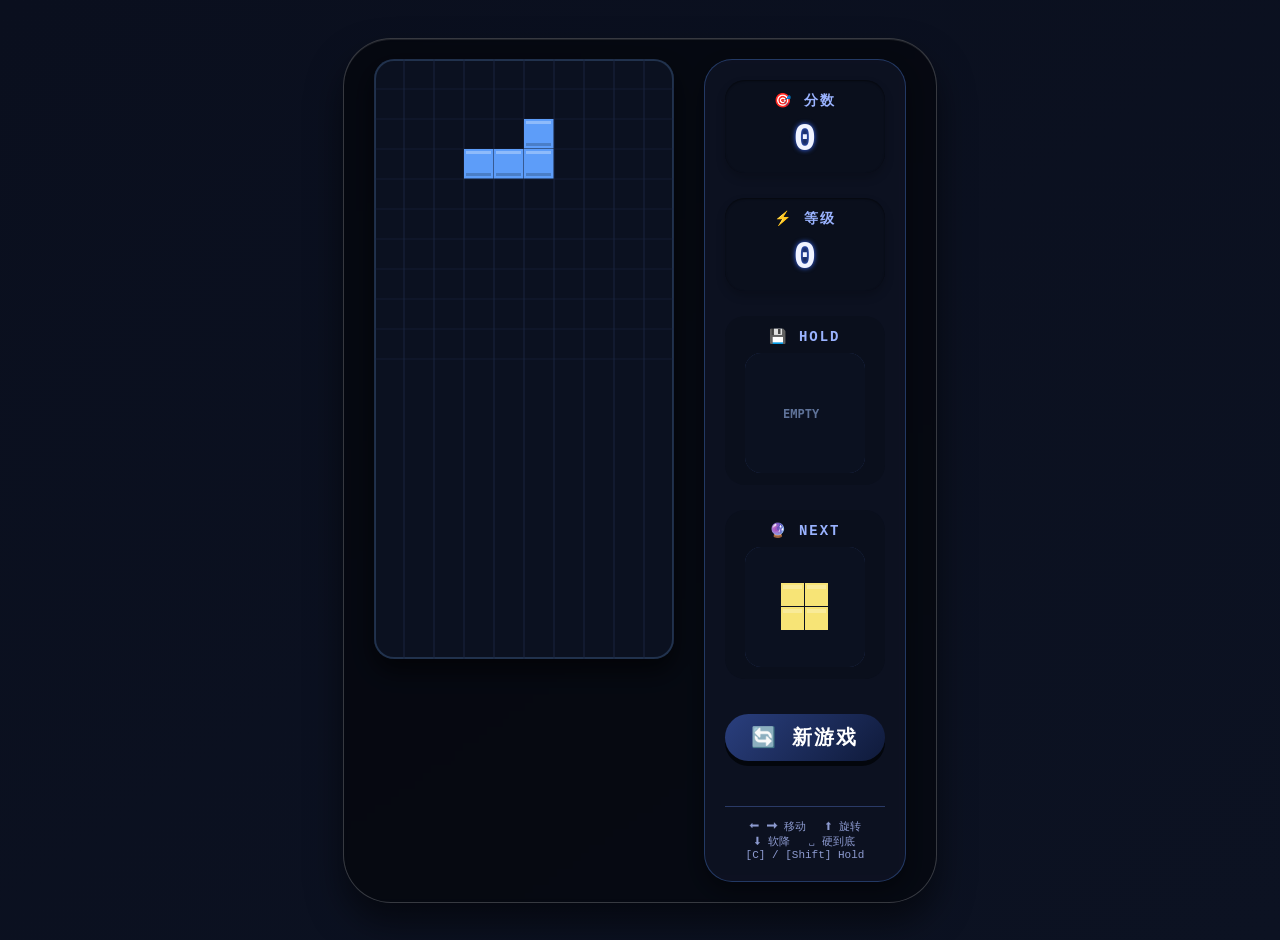
<file: test.html>
<!DOCTYPE html>
<html lang="zh-CN">
<head>
    <meta charset="UTF-8">
    <meta name="viewport" content="width=device-width, initial-scale=1.0, user-scalable=no">
    <title>俄罗斯方块 | 经典街机风格</title>
    <style>
        * {
            user-select: none;
            -webkit-tap-highlight-color: transparent;
        }

        body {
            background: linear-gradient(145deg, #0a0f1e 0%, #0c1222 100%);
            min-height: 100vh;
            display: flex;
            justify-content: center;
            align-items: center;
            font-family: 'Segoe UI', 'Courier New', 'Monaco', monospace;
            margin: 0;
            padding: 20px;
        }

        /* 游戏主容器 */
        .game-container {
            background: rgba(0, 0, 0, 0.45);
            backdrop-filter: blur(2px);
            border-radius: 48px;
            padding: 20px 30px;
            box-shadow: 0 20px 35px rgba(0, 0, 0, 0.5), inset 0 1px 0 rgba(255, 255, 255, 0.1);
            border: 1px solid rgba(255, 255, 255, 0.2);
        }

        .tetris-wrapper {
            display: flex;
            gap: 30px;
            flex-wrap: wrap;
            justify-content: center;
            align-items: flex-start;
        }

        /* 主游戏区 */
        .main-area {
            position: relative;
        }

        canvas#boardCanvas {
            background-color: #0b1120;
            border-radius: 20px;
            box-shadow: 0 12px 25px rgba(0, 0, 0, 0.6), inset 0 0 0 2px rgba(120, 180, 255, 0.2);
            display: block;
            width: 300px;
            height: 600px;
        }

        /* 右侧信息面板 */
        .info-panel {
            background: rgba(16, 22, 40, 0.75);
            backdrop-filter: blur(8px);
            border-radius: 28px;
            padding: 20px 20px;
            display: flex;
            flex-direction: column;
            gap: 25px;
            min-width: 160px;
            box-shadow: 0 8px 20px rgba(0, 0, 0, 0.4);
            border: 1px solid rgba(90, 150, 255, 0.3);
        }

        .info-card {
            background: #0a0f1c;
            border-radius: 20px;
            padding: 12px 16px;
            text-align: center;
            box-shadow: inset 0 1px 2px rgba(0,0,0,0.5), 0 5px 10px rgba(0,0,0,0.2);
        }

        .info-label {
            font-size: 14px;
            letter-spacing: 2px;
            color: #9ab3ff;
            text-transform: uppercase;
            font-weight: bold;
            margin-bottom: 8px;
        }

        .info-value {
            font-size: 38px;
            font-weight: 800;
            color: #f0f3ff;
            text-shadow: 0 0 5px #3e6eff;
            font-family: 'Courier New', monospace;
        }

        .next-piece, .hold-piece {
            background: #0a0f1c;
            border-radius: 20px;
            padding: 12px;
            text-align: center;
        }

        .next-piece canvas, .hold-piece canvas {
            background-color: #0b1120;
            border-radius: 16px;
            margin-top: 8px;
            display: block;
            margin-left: auto;
            margin-right: auto;
            box-shadow: inset 0 0 0 1px #2a3a66;
        }

        button {
            background: linear-gradient(135deg, #2a3f7e, #0f1a3a);
            border: none;
            color: white;
            font-size: 20px;
            font-weight: bold;
            font-family: monospace;
            padding: 10px 20px;
            border-radius: 60px;
            cursor: pointer;
            transition: 0.2s;
            margin-top: 10px;
            box-shadow: 0 5px 0 #03060c;
            letter-spacing: 2px;
        }

        button:active {
            transform: translateY(2px);
            box-shadow: 0 2px 0 #03060c;
        }

        .controls-tip {
            font-size: 11px;
            color: #8d9bd0;
            margin-top: 20px;
            text-align: center;
            border-top: 1px solid #2a3a66;
            padding-top: 12px;
        }

        @keyframes pulse {
            0% { text-shadow: 0 0 0px #ff3366; opacity: 1;}
            100% { text-shadow: 0 0 8px #ff6680; opacity: 0.9;}
        }
        .game-over-tip {
            color: #ff7b89;
            font-weight: bold;
            animation: pulse 0.8s infinite;
        }
    </style>
</head>
<body>
<div class="game-container">
    <div class="tetris-wrapper">
        <!-- 左侧: 主游戏板 -->
        <div class="main-area">
            <canvas id="boardCanvas" width="300" height="600"></canvas>
        </div>

        <!-- 右侧: 信息区 -->
        <div class="info-panel">
            <div class="info-card">
                <div class="info-label">🎯 分数</div>
                <div class="info-value" id="scoreValue">0</div>
            </div>
            <div class="info-card">
                <div class="info-label">⚡ 等级</div>
                <div class="info-value" id="levelValue">0</div>
            </div>
            <div class="hold-piece">
                <div class="info-label">💾 HOLD</div>
                <canvas id="holdCanvas" width="120" height="120"></canvas>
            </div>
            <div class="next-piece">
                <div class="info-label">🔮 NEXT</div>
                <canvas id="nextCanvas" width="120" height="120"></canvas>
            </div>
            <button id="resetButton">🔄 新游戏</button>
            <div class="controls-tip">
                ⬅  ➡ 移动 &nbsp;&nbsp;⬆ 旋转 <br>
                ⬇ 软降 &nbsp;&nbsp;␣ 硬到底 <br>
                [C] / [Shift]  Hold
            </div>
        </div>
    </div>
</div>

<script>
    (function(){
        // ---------- 俄罗斯方块核心参数 ----------
        const COLS = 10;
        const ROWS = 20;
        const BLOCK_SIZE = 30;    // 主画布格子尺寸 30px
        const PREVIEW_SIZE = 24;   // 预览画布里每个格子大小 (120/5 ≈24，但我们用4x4区域显示，偏移适配)
        
        // 获取canvas元素
        const boardCanvas = document.getElementById('boardCanvas');
        const ctx = boardCanvas.getContext('2d');
        const nextCanvas = document.getElementById('nextCanvas');
        const nextCtx = nextCanvas.getContext('2d');
        const holdCanvas = document.getElementById('holdCanvas');
        const holdCtx = holdCanvas.getContext('2d');
        
        // UI元素
        const scoreSpan = document.getElementById('scoreValue');
        const levelSpan = document.getElementById('levelValue');
        const resetBtn = document.getElementById('resetButton');
        
        // 游戏状态变量
        let board = [];          // 二维数组，存储颜色值或0
        let activePiece = null;  // 当前活动方块 { shape, color, x, y }
        let nextPiece = null;
        let holdPiece = null;     // 存储hold的方块对象（含shape,color）
        let holdUsed = false;     // 当前回合是否已经用过hold
        let score = 0;
        let totalLines = 0;
        let level = 0;
        let gameLoopInterval = null;
        let isGameOver = false;
        
        // 基础速度 (毫秒)
        const BASE_SPEED = 480;
        // 等级速度映射：等级0 480ms, 每升一级减少35ms，最快不低于100ms
        function getSpeedByLevel(lvl) {
            let speed = BASE_SPEED - lvl * 30;
            if (speed < 100) speed = 100;
            return speed;
        }
        
        // ---------- 经典形状及颜色 ----------
        const SHAPES = [
            {   // I
                shape: [[1,1,1,1]],
                color: '#2ad4e3'
            },
            {   // O
                shape: [[1,1],[1,1]],
                color: '#f7e476'
            },
            {   // T
                shape: [[0,1,0],[1,1,1]],
                color: '#cd6ef7'
            },
            {   // S
                shape: [[0,1,1],[1,1,0]],
                color: '#6fcf97'
            },
            {   // Z
                shape: [[1,1,0],[0,1,1]],
                color: '#e66767'
            },
            {   // L
                shape: [[1,0,0],[1,1,1]],
                color: '#f0a35e'
            },
            {   // J
                shape: [[0,0,1],[1,1,1]],
                color: '#5d9df9'
            }
        ];
        
        // 随机获取方块
        function getRandomPiece() {
            const idx = Math.floor(Math.random() * SHAPES.length);
            const original = SHAPES[idx];
            // 深拷贝形状矩阵
            const shapeCopy = original.shape.map(row => [...row]);
            return {
                shape: shapeCopy,
                color: original.color
            };
        }
        
        // 初始化/重置棋盘
        function initBoard() {
            board = Array(ROWS).fill().map(() => Array(COLS).fill(0));
        }
        
        // 生成新活动块 (从next取)
        function spawnNewPiece() {
            if (!nextPiece) {
                nextPiece = getRandomPiece();
            }
            // 当前活动块 = nextPiece
            activePiece = {
                shape: nextPiece.shape.map(row => [...row]),
                color: nextPiece.color,
                x: Math.floor((COLS - nextPiece.shape[0].length) / 2),
                y: 0
            };
            // 生成下一个块
            nextPiece = getRandomPiece();
            
            // 生成时立即检测碰撞 => game over
            if (collision(activePiece.shape, activePiece.x, activePiece.y)) {
                isGameOver = true;
                if (gameLoopInterval) {
                    clearInterval(gameLoopInterval);
                    gameLoopInterval = null;
                }
                playSound('gameover');
                renderAll();
                return false;
            }
            renderAll();
            return true;
        }
        
        // 碰撞检测
        function collision(shape, offsetX, offsetY) {
            for (let row = 0; row < shape.length; row++) {
                for (let col = 0; col < shape[0].length; col++) {
                    if (shape[row][col] !== 0) {
                        const boardX = offsetX + col;
                        const boardY = offsetY + row;
                        if (boardX < 0 || boardX >= COLS || boardY >= ROWS || boardY < 0) {
                            return true;
                        }
                        if (boardY >= 0 && board[boardY][boardX] !== 0) {
                            return true;
                        }
                    }
                }
            }
            return false;
        }
        
        // 固定当前活动块到棋盘
        function mergePiece() {
            for (let row = 0; row < activePiece.shape.length; row++) {
                for (let col = 0; col < activePiece.shape[0].length; col++) {
                    if (activePiece.shape[row][col] !== 0) {
                        const boardX = activePiece.x + col;
                        const boardY = activePiece.y + row;
                        if (boardY >= 0 && boardY < ROWS && boardX >= 0 && boardX < COLS) {
                            board[boardY][boardX] = activePiece.color;
                        }
                    }
                }
            }
            // 消除满行并更新分数
            const linesCleared = clearLines();
            if (linesCleared > 0) {
                updateScoreAndLevel(linesCleared);
                playSound('clear');
            }
            // 重置hold标记
            holdUsed = false;
            // 产生下一个块
            const success = spawnNewPiece();
            if (!success) {
                // game over 已经在 spawnNewPiece 中处理标志和停止循环
                renderAll();
            }
            // 每次固定后调整下落间隔
            adjustGameInterval();
            renderAll();
        }
        
        // 消除满行，返回消除行数
        function clearLines() {
            let rowsCleared = 0;
            for (let row = ROWS-1; row >= 0; ) {
                let full = true;
                for (let col = 0; col < COLS; col++) {
                    if (board[row][col] === 0) {
                        full = false;
                        break;
                    }
                }
                if (full) {
                    // 移除该行，上方整体下移
                    for (let r = row; r > 0; r--) {
                        board[r] = [...board[r-1]];
                    }
                    board[0] = Array(COLS).fill(0);
                    rowsCleared++;
                    // 继续检查同一行（新的row位置）
                } else {
                    row--;
                }
            }
            return rowsCleared;
        }
        
        // 更新分数和等级
        function updateScoreAndLevel(lines) {
            let points = 0;
            switch(lines) {
                case 1: points = 100; break;
                case 2: points = 300; break;
                case 3: points = 500; break;
                case 4: points = 800; break;
                default: points = 0;
            }
            score += points;
            totalLines += lines;
            // 等级每清除 2 行升一级 (经典变种，平滑)
            let newLevel = Math.floor(totalLines / 8);
            if (newLevel > 15) newLevel = 15;
            level = newLevel;
            scoreSpan.innerText = score;
            levelSpan.innerText = level;
        }
        
        // 调整下落速度
        function adjustGameInterval() {
            if (gameLoopInterval && !isGameOver) {
                clearInterval(gameLoopInterval);
                const speed = getSpeedByLevel(level);
                gameLoopInterval = setInterval(gameTick, speed);
            }
        }
        
        // 游戏滴答下落
        function gameTick() {
            if (isGameOver) return;
            if (!activePiece) return;
            // 尝试向下移动
            activePiece.y++;
            if (collision(activePiece.shape, activePiece.x, activePiece.y)) {
                activePiece.y--;
                mergePiece();
            }
            renderAll();
        }
        
        // ---------- 移动控制 ----------
        function moveLeft() {
            if (isGameOver || !activePiece) return;
            activePiece.x--;
            if (collision(activePiece.shape, activePiece.x, activePiece.y)) {
                activePiece.x++;
            } else {
                playSound('move');
                renderAll();
            }
        }
        
        function moveRight() {
            if (isGameOver || !activePiece) return;
            activePiece.x++;
            if (collision(activePiece.shape, activePiece.x, activePiece.y)) {
                activePiece.x--;
            } else {
                playSound('move');
                renderAll();
            }
        }
        
        function rotatePiece() {
            if (isGameOver || !activePiece) return;
            // 矩阵旋转90度
            const oldShape = activePiece.shape;
            const rotated = oldShape[0].map((_, idx) => oldShape.map(row => row[idx]).reverse());
            const originalShape = activePiece.shape;
            activePiece.shape = rotated;
            if (collision(activePiece.shape, activePiece.x, activePiece.y)) {
                activePiece.shape = originalShape;
            } else {
                playSound('rotate');
                renderAll();
            }
        }
        
        function softDrop() {
            if (isGameOver || !activePiece) return;
            activePiece.y++;
            if (collision(activePiece.shape, activePiece.x, activePiece.y)) {
                activePiece.y--;
                mergePiece();
            } else {
                playSound('move');
                renderAll();
            }
        }
        
        function hardDrop() {
            if (isGameOver || !activePiece) return;
            while (!collision(activePiece.shape, activePiece.x, activePiece.y+1)) {
                activePiece.y++;
            }
            playSound('harddrop');
            mergePiece();  // 固定并生成新块
            renderAll();
        }
        
        // Hold 机制 (经典)
        function holdCurrent() {
            if (isGameOver || !activePiece) return;
            if (holdUsed) return;  // 每固定一次只能hold一次
            // 播放音效
            playSound('move');
            // 如果还没有hold过任何方块
            if (holdPiece === null) {
                // 存储当前块
                holdPiece = {
                    shape: activePiece.shape.map(row => [...row]),
                    color: activePiece.color
                };
                // 产生新块 (从next取)
                if (!nextPiece) nextPiece = getRandomPiece();
                activePiece = {
                    shape: nextPiece.shape.map(row => [...row]),
                    color: nextPiece.color,
                    x: Math.floor((COLS - nextPiece.shape[0].length) / 2),
                    y: 0
                };
                nextPiece = getRandomPiece();
                // 碰撞检测(如果刚hold出来碰撞游戏结束)
                if (collision(activePiece.shape, activePiece.x, activePiece.y)) {
                    isGameOver = true;
                    if (gameLoopInterval) clearInterval(gameLoopInterval);
                    gameLoopInterval = null;
                    playSound('gameover');
                    renderAll();
                    return;
                }
            } else {
                // 交换 holdPiece 和 activePiece
                const tempPiece = {
                    shape: activePiece.shape.map(row => [...row]),
                    color: activePiece.color,
                    x: Math.floor((COLS - holdPiece.shape[0].length) / 2),
                    y: 0
                };
                activePiece = {
                    shape: holdPiece.shape.map(row => [...row]),
                    color: holdPiece.color,
                    x: Math.floor((COLS - holdPiece.shape[0].length) / 2),
                    y: 0
                };
                holdPiece = {
                    shape: tempPiece.shape.map(row => [...row]),
                    color: tempPiece.color
                };
                // 交换后检测active是否碰撞
                if (collision(activePiece.shape, activePiece.x, activePiece.y)) {
                    isGameOver = true;
                    if (gameLoopInterval) clearInterval(gameLoopInterval);
                    gameLoopInterval = null;
                    playSound('gameover');
                    renderAll();
                    return;
                }
            }
            holdUsed = true;
            renderAll();
        }
        
        // ---------- 华丽渲染 ----------
        function drawBlock(ctx, x, y, color, size) {
            ctx.fillStyle = color;
            ctx.shadowBlur = 0;
            ctx.fillRect(x, y, size-0.5, size-0.5);
            ctx.fillStyle = 'rgba(255,255,255,0.3)';
            ctx.fillRect(x+2, y+2, size-5, 3);
            ctx.fillStyle = 'rgba(0,0,0,0.2)';
            ctx.fillRect(x+2, y+size-6, size-5, 3);
        }
        
        function renderBoard() {
            ctx.clearRect(0, 0, 300, 600);
            // 绘制网格线
            ctx.strokeStyle = '#1e2a44';
            ctx.lineWidth = 0.5;
            for (let i = 0; i <= COLS; i++) {
                ctx.beginPath();
                ctx.moveTo(i*BLOCK_SIZE, 0);
                ctx.lineTo(i*BLOCK_SIZE, 600);
                ctx.stroke();
                ctx.moveTo(0, i*BLOCK_SIZE);
                ctx.lineTo(300, i*BLOCK_SIZE);
                ctx.stroke();
            }
            // 绘制固定方块
            for (let row = 0; row < ROWS; row++) {
                for (let col = 0; col < COLS; col++) {
                    const color = board[row][col];
                    if (color !== 0) {
                        drawBlock(ctx, col*BLOCK_SIZE, row*BLOCK_SIZE, color, BLOCK_SIZE);
                    }
                }
            }
            // 绘制活动块
            if (activePiece) {
                for (let row = 0; row < activePiece.shape.length; row++) {
                    for (let col = 0; col < activePiece.shape[0].length; col++) {
                        if (activePiece.shape[row][col]) {
                            const x = (activePiece.x + col) * BLOCK_SIZE;
                            const y = (activePiece.y + row) * BLOCK_SIZE;
                            drawBlock(ctx, x, y, activePiece.color, BLOCK_SIZE);
                        }
                    }
                }
            }
            // 游戏结束浮层特效
            if (isGameOver) {
                ctx.fillStyle = 'rgba(0,0,0,0.75)';
                ctx.fillRect(0, 0, 300, 600);
                ctx.font = 'bold 20monospace';
                ctx.fillStyle = '#ffb7c5';
                ctx.shadowBlur = 0;
                ctx.fillText('GAME OVER', 65, 290);
            }
        }
        
        // 渲染下一个方块 (4x4区域)
        function renderNext() {
            nextCtx.clearRect(0, 0, 120, 120);
            nextCtx.fillStyle = '#0b1120';
            nextCtx.fillRect(0, 0, 120, 120);
            if (nextPiece) {
                const shape = nextPiece.shape;
                const color = nextPiece.color;
                const shapeCols = shape[0].length;
                const shapeRows = shape.length;
                const offsetX = (120 - shapeCols * PREVIEW_SIZE) / 2;
                const offsetY = (120 - shapeRows * PREVIEW_SIZE) / 2;
                for (let r=0; r<shapeRows; r++) {
                    for (let c=0; c<shapeCols; c++) {
                        if (shape[r][c]) {
                            nextCtx.fillStyle = color;
                            nextCtx.fillRect(offsetX + c*PREVIEW_SIZE, offsetY + r*PREVIEW_SIZE, PREVIEW_SIZE-1, PREVIEW_SIZE-1);
                            nextCtx.fillStyle = 'rgba(255,255,255,0.25)';
                            nextCtx.fillRect(offsetX + c*PREVIEW_SIZE+2, offsetY + r*PREVIEW_SIZE+2, PREVIEW_SIZE-5, 4);
                        }
                    }
                }
            }
        }
        
        function renderHold() {
            holdCtx.clearRect(0, 0, 120, 120);
            holdCtx.fillStyle = '#0b1120';
            holdCtx.fillRect(0, 0, 120, 120);
            if (holdPiece) {
                const shape = holdPiece.shape;
                const color = holdPiece.color;
                const shapeCols = shape[0].length;
                const shapeRows = shape.length;
                const offsetX = (120 - shapeCols * PREVIEW_SIZE) / 2;
                const offsetY = (120 - shapeRows * PREVIEW_SIZE) / 2;
                for (let r=0; r<shapeRows; r++) {
                    for (let c=0; c<shapeCols; c++) {
                        if (shape[r][c]) {
                            holdCtx.fillStyle = color;
                            holdCtx.fillRect(offsetX + c*PREVIEW_SIZE, offsetY + r*PREVIEW_SIZE, PREVIEW_SIZE-1, PREVIEW_SIZE-1);
                            holdCtx.fillStyle = 'rgba(255,255,255,0.25)';
                            holdCtx.fillRect(offsetX + c*PREVIEW_SIZE+2, offsetY + r*PREVIEW_SIZE+2, PREVIEW_SIZE-5, 4);
                        }
                    }
                }
            } else {
                holdCtx.font = 'bold 12px monospace';
                holdCtx.fillStyle = '#5f7399';
                holdCtx.fillText("EMPTY", 38, 65);
            }
        }
        
        function renderAll() {
            renderBoard();
            renderNext();
            renderHold();
        }
        
        // ---------- 音效系统 (Web Audio 动态生成，无需外部文件) ----------
        let audioCtx = null;
        function initAudio() {
            if (!audioCtx) {
                audioCtx = new (window.AudioContext || window.webkitAudioContext)();
            }
            if (audioCtx.state === 'suspended') {
                audioCtx.resume();
            }
        }
        
        function playSound(type) {
            if (!audioCtx) {
                // 懒加载, 首次点击时创建
                initAudio();
            }
            if (!audioCtx || audioCtx.state !== 'running') return;
            
            const now = audioCtx.currentTime;
            const osc = audioCtx.createOscillator();
            const gain = audioCtx.createGain();
            osc.connect(gain);
            gain.connect(audioCtx.destination);
            gain.gain.setValueAtTime(0.2, now);
            gain.gain.exponentialRampToValueAtTime(0.0001, now + 0.25);
            
            switch(type) {
                case 'move':
                    osc.frequency.value = 620;
                    osc.type = 'sine';
                    gain.gain.setValueAtTime(0.12, now);
                    break;
                case 'rotate':
                    osc.frequency.value = 880;
                    osc.type = 'triangle';
                    gain.gain.setValueAtTime(0.15, now);
                    break;
                case 'clear':
                    // 消除行 - 短和弦效果: 快速两个音
                    osc.frequency.value = 540;
                    osc.type = 'sine';
                    gain.gain.setValueAtTime(0.22, now);
                    // 第二个音调
                    const osc2 = audioCtx.createOscillator();
                    const gain2 = audioCtx.createGain();
                    osc2.connect(gain2);
                    gain2.connect(audioCtx.destination);
                    osc2.frequency.value = 780;
                    osc2.type = 'sine';
                    gain2.gain.setValueAtTime(0.18, now);
                    gain2.gain.exponentialRampToValueAtTime(0.0001, now + 0.2);
                    osc2.start();
                    osc2.stop(now + 0.2);
                    break;
                case 'harddrop':
                    osc.frequency.value = 320;
                    osc.type = 'sawtooth';
                    gain.gain.setValueAtTime(0.18, now);
                    break;
                case 'gameover':
                    osc.frequency.value = 180;
                    osc.type = 'square';
                    gain.gain.setValueAtTime(0.25, now);
                    gain.gain.exponentialRampToValueAtTime(0.0001, now + 0.7);
                    osc.start();
                    osc.stop(now + 0.7);
                    return;
                default:
                    osc.frequency.value = 540;
            }
            osc.start();
            osc.stop(now + 0.2);
        }
        
        // ---------- 重置游戏 ----------
        function resetGame() {
            // 停止原循环
            if (gameLoopInterval) {
                clearInterval(gameLoopInterval);
                gameLoopInterval = null;
            }
            // 重置数据
            initBoard();
            score = 0;
            totalLines = 0;
            level = 0;
            holdPiece = null;
            holdUsed = false;
            isGameOver = false;
            scoreSpan.innerText = "0";
            levelSpan.innerText = "0";
            // 随机生成初始 next 和 当前块
            nextPiece = getRandomPiece();
            // 直接生成活动块
            activePiece = {
                shape: nextPiece.shape.map(row => [...row]),
                color: nextPiece.color,
                x: Math.floor((COLS - nextPiece.shape[0].length) / 2),
                y: 0
            };
            nextPiece = getRandomPiece();
            // 防止初始碰撞异常
            if (collision(activePiece.shape, activePiece.x, activePiece.y)) {
                // 极罕见情况，重置棋盘再试一次
                initBoard();
                activePiece.shape = SHAPES[0].shape.map(row=>[...row]);
                activePiece.color = SHAPES[0].color;
                activePiece.x = 3;
                activePiece.y = 0;
            }
            // 重启计时器
            const speed = getSpeedByLevel(0);
            gameLoopInterval = setInterval(gameTick, speed);
            renderAll();
            // 唤醒音频(用户点击新游戏时激活)
            if (audioCtx && audioCtx.state === 'suspended') {
                audioCtx.resume();
            } else if (!audioCtx) {
                initAudio();
            } else {
                audioCtx.resume();
            }
            playSound('move'); // 轻提示音效表示游戏重置成功
        }
        
        // ---------- 键盘控制 ----------
        function handleKeyDown(e) {
            const key = e.key;
            const preventList = ['ArrowUp', 'ArrowDown', 'ArrowLeft', 'ArrowRight', ' ', 'c', 'C', 'Shift'];
            if (preventList.includes(key) || key === ' ' || key === 'Space') {
                e.preventDefault();
            }
            if (isGameOver) {
                if (key === ' ' || key === 'Space' || key === 'Enter') {
                    resetGame();
                }
                return;
            }
            switch(key) {
                case 'ArrowLeft': moveLeft(); break;
                case 'ArrowRight': moveRight(); break;
                case 'ArrowDown': softDrop(); break;
                case 'ArrowUp': rotatePiece(); break;
                case ' ': case 'Space': hardDrop(); break;
                case 'c': case 'C': holdCurrent(); break;
                case 'Shift': holdCurrent(); break;
                default: break;
            }
        }
        
        // ---------- 初始化游戏事件 ----------
        window.addEventListener('load', () => {
            initBoard();
            // 初始生成
            nextPiece = getRandomPiece();
            activePiece = {
                shape: nextPiece.shape.map(row => [...row]),
                color: nextPiece.color,
                x: Math.floor((COLS - nextPiece.shape[0].length) / 2),
                y: 0
            };
            nextPiece = getRandomPiece();
            holdPiece = null;
            holdUsed = false;
            score = 0;
            level = 0;
            totalLines = 0;
            isGameOver = false;
            scoreSpan.innerText = "0";
            levelSpan.innerText = "0";
            const speed = getSpeedByLevel(0);
            gameLoopInterval = setInterval(gameTick, speed);
            renderAll();
            
            // 音频初始化延迟但用户需交互，在reset或首次按键时候触发
            resetBtn.addEventListener('click', () => {
                resetGame();
            });
            window.addEventListener('keydown', handleKeyDown);
            // 尝试预创建audio上下文，但保持挂起，等用户第一次点击游戏区域或新游戏时自动resume
            document.body.addEventListener('click', () => {
                if (audioCtx && audioCtx.state === 'suspended') audioCtx.resume();
                else if (!audioCtx) initAudio();
            }, { once: true });
        });
    })();
</script>
</body>
</html>
</file>
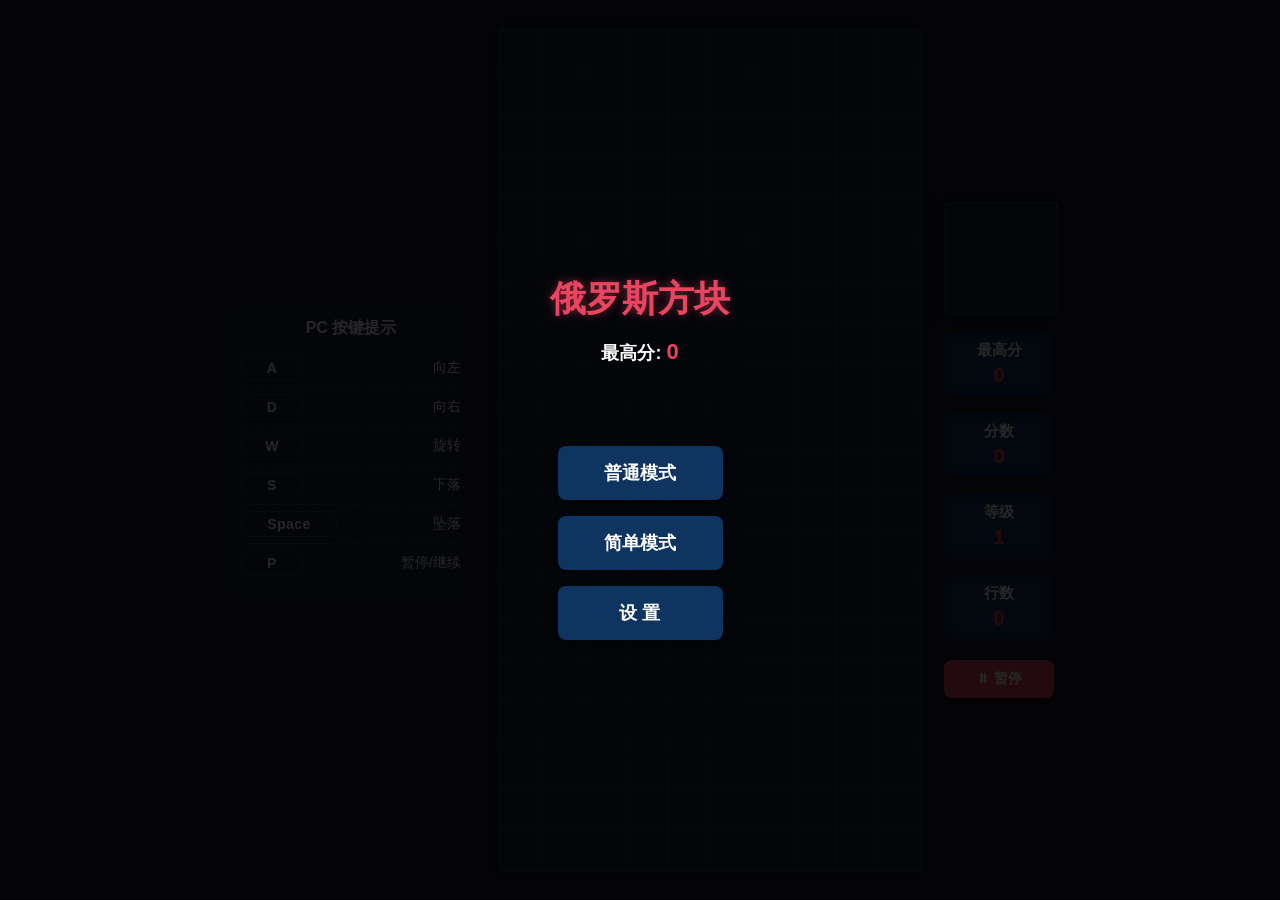
<file: tetris.html>
<!DOCTYPE html>
<html lang="zh-CN">
<head>
  <meta charset="UTF-8" />
  <meta name="viewport" content="width=device-width, initial-scale=1.0, maximum-scale=1.0, user-scalable=no" />
  <title>俄罗斯方块</title>
  <style>
    :root{
      --bg: #1a1a2e;
      --panel: #16213e;
      --panel2: #0f3460;
      --accent: #e94560;
      --grid: #2a3b5c;
      --text: #fff;
    }

    body {
      margin: 0;
      padding: 0;
      background-color: var(--bg);
      color: var(--text);
      font-family: 'Segoe UI', Tahoma, Geneva, Verdana, sans-serif;
      touch-action: none;
      overflow: hidden;
      display: flex;
      flex-direction: column;
      height: 100vh;
      width: 100vw;
    }

    #game-area {
      flex: 1;
      display: flex;
      justify-content: center;
      align-items: center;
      padding: 10px;
      box-sizing: border-box;
      gap: 15px;
      position: relative;
    }

    canvas {
      background-color: var(--panel);
      border: 2px solid var(--panel2);
      border-radius: 4px;
      box-shadow: 0 0 15px rgba(0, 0, 0, 0.5);
    }

    /* 震屏动画 */
    @keyframes dropShake {
      0% { transform: translateY(0); }
      25% { transform: translateY(8px); }
      50% { transform: translateY(-4px); }
      75% { transform: translateY(2px); }
      100% { transform: translateY(0); }
    }
    .shake {
      animation: dropShake 0.15s ease-out;
    }

    #ui-panel {
      display: flex;
      flex-direction: column;
      gap: 12px;
      width: 80px;
    }

    .info-box {
      background-color: var(--panel2);
      padding: 8px 4px;
      border-radius: 8px;
      text-align: center;
      font-size: 13px;
      font-weight: bold;
      box-shadow: inset 0 0 10px rgba(0,0,0,0.5);
    }

    .info-box span {
      display: block;
      font-size: 16px;
      color: var(--accent);
      margin-top: 4px;
      text-shadow: 0 0 5px rgba(233, 69, 96, 0.5);
      word-break: break-all;
    }

    #next-canvas {
      background-color: var(--panel);
      border: 2px solid var(--panel2);
      border-radius: 4px;
      width: 100%;
    }

    .action-btn {
      background-color: var(--accent);
      color: white;
      border: none;
      border-radius: 8px;
      padding: 10px 5px;
      font-size: 14px;
      font-weight: bold;
      box-shadow: 0 4px 6px rgba(0,0,0,0.3);
      cursor: pointer;
      margin-top: 5px;
    }
    .action-btn:active {
      transform: translateY(2px);
      box-shadow: 0 2px 3px rgba(0,0,0,0.3);
    }

    /* 移动端控制区 */
    #controls {
      height: 180px;
      display: grid;
      grid-template-columns: 1fr 1fr 1fr 1fr;
      grid-template-rows: 1fr 1fr;
      gap: 10px;
      padding: 15px;
      background-color: var(--panel);
      border-top: 2px solid var(--panel2);
      padding-bottom: max(15px, env(safe-area-inset-bottom));
    }

    .btn {
      background-color: var(--panel2);
      border: none;
      border-radius: 12px;
      color: var(--text);
      font-size: 24px;
      font-weight: bold;
      display: flex;
      justify-content: center;
      align-items: center;
      user-select: none;
      -webkit-tap-highlight-color: transparent;
      box-shadow: 0 4px 6px rgba(0,0,0,0.3);
      transition: transform 0.1s, background-color 0.1s;
      cursor: pointer;
    }

    .btn:active, .btn.active {
      background-color: var(--accent);
      transform: translateY(2px);
      box-shadow: 0 2px 3px rgba(0,0,0,0.3);
    }

    #btn-left { grid-column: 1; grid-row: 1 / span 2; }
    #btn-right { grid-column: 4; grid-row: 1 / span 2; }
    #btn-rotate { grid-column: 2 / span 2; grid-row: 1; }
    #btn-down { grid-column: 2; grid-row: 2; font-size: 20px;}
    #btn-hard { grid-column: 3; grid-row: 2; font-size: 20px;}

    /* 遮罩层及菜单 */
    .overlay {
      position: absolute;
      top: 0; left: 0; right: 0; bottom: 0;
      background: rgba(0,0,0,0.85);
      display: flex;
      flex-direction: column;
      justify-content: center;
      align-items: center;
      z-index: 10;
    }

    /* 固定高度的菜单容器，确保所有界面的按钮位置完全一样 */
    .menu-wrapper {
      position: relative;
      width: 280px;
      height: 380px;
    }

    .menu-header {
      position: absolute;
      top: 0;
      left: 0;
      width: 100%;
      height: 120px;
      display: flex;
      flex-direction: column;
      justify-content: center;
      align-items: center;
    }

    .menu-header h1 {
      color: var(--accent);
      margin: 0;
      font-size: 36px;
      text-shadow: 0 0 10px rgba(233, 69, 96, 0.5);
      text-align: center;
    }

    .menu-high-score-text {
      color: var(--text);
      font-size: 18px;
      margin: 15px 0 0 0;
      font-weight: bold;
      text-shadow: 0 0 5px rgba(0,0,0,0.5);
    }

    .menu-high-score-text span {
      color: var(--accent);
      font-size: 22px;
    }

    .menu-buttons {
      position: absolute;
      bottom: 0;
      left: 0;
      width: 100%;
      display: flex;
      flex-direction: column;
      align-items: center; /* 让按钮居中 */
      gap: 16px;
    }

    .overlay button {
      padding: 15px 20px;
      font-size: 18px;
      background-color: var(--accent); /* 默认主色调红色 */
      color: white;
      border: none;
      border-radius: 8px;
      font-weight: bold;
      margin: 0;
      width: 165px; /* 固定缩短后的按钮宽度 */
      box-sizing: border-box;
      cursor: pointer;
      box-shadow: 0 4px 6px rgba(0,0,0,0.4);
      transition: transform 0.1s, background-color 0.2s;
    }
    
    .overlay button:active {
      transform: translateY(2px);
    }

    .overlay button.secondary {
      background-color: var(--panel2); /* 蓝色 */
    }

    /* 设置界面开关按钮特殊样式 */
    .toggle-btn {
      display: flex !important;
      justify-content: space-between;
      align-items: center;
      padding: 15px 25px !important;
    }
    .toggle-btn span.status {
      color: var(--accent);
      background: rgba(0,0,0,0.3);
      padding: 2px 10px;
      border-radius: 4px;
      font-size: 16px;
    }
    .toggle-btn.off span.status {
      color: #aaa;
    }

    /* 结算界面得分显示 */
    .score-display {
      text-align: center;
      background: rgba(15, 52, 96, 0.6);
      padding: 20px 0;
      border-radius: 12px;
      border: 1px solid var(--panel2);
      box-shadow: inset 0 0 15px rgba(0,0,0,0.3);
      width: 100%;
      box-sizing: border-box;
    }
    
    .score-display p {
      margin: 0;
      font-size: 22px;
      font-weight: bold;
    }
    
    .score-display .final-score {
      color: #fff;
      font-size: 28px;
    }

    /* 新纪录呼吸闪烁特效 */
    @keyframes pulse {
      from { transform: scale(1); box-shadow: 0 0 5px #ffd700; }
      to { transform: scale(1.1); box-shadow: 0 0 15px #ffd700; }
    }
    #new-record-badge {
      display: none;
      background: #ffd700;
      color: #000;
      padding: 2px 6px;
      border-radius: 6px;
      font-size: 14px;
      margin-left: 10px;
      vertical-align: middle;
      animation: pulse 0.8s infinite alternate;
    }

    /* PC 左侧按键提示 */
    #pc-hints {
      display: none;
      width: 220px;
      background: rgba(15, 52, 96, 0.35);
      border: 1px solid rgba(15, 52, 96, 0.9);
      border-radius: 12px;
      padding: 14px 14px;
      box-shadow: inset 0 0 10px rgba(0,0,0,0.35);
      backdrop-filter: blur(6px);
    }
    #pc-hints h3{
      margin: 0 0 10px 0;
      font-size: 16px;
      color: #fff;
      text-align: center;
    }
    .hint-row{
      display: flex;
      justify-content: space-between;
      align-items: center;
      padding: 6px 0;
      border-bottom: 1px dashed rgba(255,255,255,0.15);
      font-size: 14px;
    }
    .hint-row:last-child{ border-bottom: none; }
    .keycap{
      display: inline-flex;
      align-items: center;
      justify-content: center;
      min-width: 44px;
      padding: 4px 8px;
      border-radius: 8px;
      background: rgba(22,33,62,0.9);
      border: 1px solid rgba(255,255,255,0.12);
      box-shadow: 0 3px 6px rgba(0,0,0,0.25);
      font-weight: 800;
      letter-spacing: 0.5px;
    }
    .keycap.space{ min-width: 78px; }

    @media (hover: hover) and (pointer: fine) and (min-width: 900px) {
      #controls{ display: none; }
      #pc-hints{ display: block; }
      #game-area{ gap: 22px; padding: 22px; }
      #ui-panel{ width: 110px; gap: 15px; }
      .info-box{ font-size: 15px; padding: 10px 5px;}
      .info-box span{ font-size: 20px; }
    }
  </style>
</head>
<body>

  <div id="game-area">
    <div id="pc-hints" aria-hidden="true">
      <h3>PC 按键提示</h3>
      <div class="hint-row"><span class="keycap">A</span><span>向左</span></div>
      <div class="hint-row"><span class="keycap">D</span><span>向右</span></div>
      <div class="hint-row"><span class="keycap">W</span><span>旋转</span></div>
      <div class="hint-row"><span class="keycap">S</span><span>下落</span></div>
      <div class="hint-row"><span class="keycap space">Space</span><span>坠落</span></div>
      <div class="hint-row"><span class="keycap">P</span><span>暂停/继续</span></div>
    </div>

    <canvas id="board"></canvas>

    <div id="ui-panel">
      <canvas id="next-canvas"></canvas>
      <div class="info-box">最高分 <span id="ui-high-score">0</span></div>
      <div class="info-box">分数 <span id="score">0</span></div>
      <div class="info-box">等级 <span id="level">1</span></div>
      <div class="info-box">行数 <span id="lines">0</span></div>
      <button class="action-btn" id="pause-btn">⏸ 暂停</button>
    </div>

    <!-- 主菜单 -->
    <div id="overlay-start" class="overlay">
      <div class="menu-wrapper">
        <div class="menu-header">
          <h1>俄罗斯方块</h1>
          <p class="menu-high-score-text">最高分: <span id="menu-high-score">0</span></p>
        </div>
        <div class="menu-buttons">
          <button id="start-normal-btn" class="secondary">普通模式</button>
          <button id="start-easy-btn" class="secondary">简单模式</button>
          <button id="settings-btn" class="secondary">设 置</button>
        </div>
      </div>
    </div>

    <!-- 设置菜单 -->
    <div id="overlay-settings" class="overlay" style="display: none;">
      <div class="menu-wrapper">
        <div class="menu-header">
          <h1>设置</h1>
        </div>
        <div class="menu-buttons">
          <button id="toggle-sound-btn" class="secondary toggle-btn">
            <span>音效</span>
            <span class="status" id="sound-status">开</span>
          </button>
          <button id="toggle-grid-btn" class="secondary toggle-btn">
            <span>网格</span>
            <span class="status" id="grid-status">开</span>
          </button>
          <button id="menu-btn-settings">返回菜单</button>
        </div>
      </div>
    </div>

    <!-- 暂停菜单 -->
    <div id="overlay-pause" class="overlay" style="display: none;">
      <div class="menu-wrapper">
        <div class="menu-header">
          <h1>游戏暂停</h1>
        </div>
        <div class="menu-buttons">
          <button id="resume-btn" class="secondary">继续游戏</button>
          <button id="restart-btn" class="secondary">重新开始</button>
          <button id="menu-btn-pause">返回菜单</button>
        </div>
      </div>
    </div>

    <!-- 游戏结束菜单 -->
    <div id="overlay-gameover" class="overlay" style="display: none;">
      <div class="menu-wrapper" style="height: 400px;">
        <div class="menu-header" style="height: 100px;">
          <h1>游戏结束</h1>
        </div>
        <div class="score-display" style="position: absolute; top: 120px;">
          <p class="final-score">得分: <span id="final-score-val">0</span><span id="new-record-badge">新纪录!</span></p>
        </div>
        <div class="menu-buttons">
          <button id="retry-btn" class="secondary">再来一局</button>
          <button id="menu-btn-gameover">返回菜单</button>
        </div>
      </div>
    </div>
  </div>

  <div id="controls">
    <div class="btn" id="btn-left">◀</div>
    <div class="btn" id="btn-rotate">↻ 旋转</div>
    <div class="btn" id="btn-down">▼ 下落</div>
    <div class="btn" id="btn-hard">⏬ 坠落</div>
    <div class="btn" id="btn-right">▶</div>
  </div>

  <script>
    const canvas = document.getElementById('board');
    const ctx = canvas.getContext('2d');
    const nextCanvas = document.getElementById('next-canvas');
    const nextCtx = nextCanvas.getContext('2d');

    // 修改为标准 10列 x 20行
    const COLS = 10;
    const ROWS = 20;
    let BLOCK_SIZE = 20;

    const scoreEl = document.getElementById('score');
    const levelEl = document.getElementById('level');
    const linesEl = document.getElementById('lines');
    
    // 最高分相关元素
    const uiHighScoreEl = document.getElementById('ui-high-score');
    const menuHighScoreEl = document.getElementById('menu-high-score');

    const overlayStart = document.getElementById('overlay-start');
    const overlaySettings = document.getElementById('overlay-settings');
    const overlayPause = document.getElementById('overlay-pause');
    const overlayGameover = document.getElementById('overlay-gameover');

    const COLORS = [
      null,
      '#00E5FF', // I
      '#2962FF', // J
      '#FF6D00', // L
      '#FFD600', // O
      '#00E676', // S
      '#D500F9', // T
      '#FF1744'  // Z
    ];

    const SHAPES = [
      [],
      [[0, 0, 0, 0], [1, 1, 1, 1], [0, 0, 0, 0], [0, 0, 0, 0]],
      [[2, 0, 0], [2, 2, 2], [0, 0, 0]],
      [[0, 0, 3], [3, 3, 3], [0, 0, 0]],
      [[4, 4], [4, 4]],
      [[0, 5, 5], [5, 5, 0], [0, 0, 0]],
      [[0, 6, 0], [6, 6, 6], [0, 0, 0]],
      [[7, 7, 0], [0, 7, 7], [0, 0, 0]]
    ];

    let board = [];
    let piece = null;
    let nextPiece = null;

    let score = 0;
    let lines = 0;
    let level = 1;
    let currentHighScore = 0;

    let dropCounter = 0;
    let dropInterval = 1000;
    let lastTime = 0;
    let reqAnimId = null;

    let gameOver = false;
    let isPaused = false;
    
    // 游戏模式: 'normal' 或 'easy'
    let gameMode = 'normal'; 

    // 设置状态
    let soundEnabled = localStorage.getItem('tetrisSound') !== 'false';
    let gridEnabled = localStorage.getItem('tetrisGrid') !== 'false';

    const IS_PC = matchMedia('(hover: hover) and (pointer: fine)').matches;

    // ======= 消除动画状态 =======
    let isClearing = false;
    let clearAnim = {
      rows: [],
      start: 0,
      duration: 220,
      phase: 0
    };

    // ======= 7-Bag 随机生成方块 =======
    let bag = [];
    function initBag() {
      bag = [1, 2, 3, 4, 5, 6, 7];
      shuffleArray(bag); // Fisher-Yates 洗牌函数
    }

    function shuffleArray(arr) {
      for (let i = arr.length - 1; i > 0; i--) {
        const j = Math.floor(Math.random() * (i + 1));
        [arr[i], arr[j]] = [arr[j], arr[i]];
      }
    }

    function getNextPieceType() {
      if (bag.length === 0) {
        initBag();
      }
      return bag.pop();
    }

    function randomPiece() {
      const typeId = getNextPieceType();
      const matrix = SHAPES[typeId];
      return {
        matrix,
        pos: { x: Math.floor(COLS / 2) - Math.floor(matrix.length / 2), y: 0 }
      };
    }

    // ===== 音效 =====
    let audioCtx = null;
    function initAudio() {
      if (!soundEnabled) return;
      if (!audioCtx) audioCtx = new (window.AudioContext || window.webkitAudioContext)();
      if (audioCtx.state === 'suspended') audioCtx.resume();
    }

    function playTone(freq, type, duration, vol = 0.1) {
      if (!soundEnabled) return;
      if (!audioCtx || audioCtx.state === 'suspended') return;
      const osc = audioCtx.createOscillator();
      const gain = audioCtx.createGain();

      osc.type = type;
      osc.frequency.setValueAtTime(freq, audioCtx.currentTime);

      gain.gain.setValueAtTime(vol, audioCtx.currentTime);
      gain.gain.exponentialRampToValueAtTime(0.001, audioCtx.currentTime + duration);

      osc.connect(gain);
      gain.connect(audioCtx.destination);

      osc.start();
      osc.stop(audioCtx.currentTime + duration);
    }

    function playPop() {
      if (!soundEnabled) return;
      if (!audioCtx || audioCtx.state !== 'running') return;
      const now = audioCtx.currentTime;
      const osc = audioCtx.createOscillator();
      const gain = audioCtx.createGain();
      osc.type = 'sine';
      osc.frequency.setValueAtTime(400, now);
      osc.frequency.exponentialRampToValueAtTime(1200, now + 0.07);
      gain.gain.setValueAtTime(0.12, now);
      gain.gain.exponentialRampToValueAtTime(0.0001, now + 0.1);
      osc.connect(gain);
      gain.connect(audioCtx.destination);
      osc.start();
      osc.stop(now + 0.1);
    }

    const SFX = {
      move: () => playTone(800, 'sine', 0.05, 0.08),
      rotate: () => {
        playTone(600, 'triangle', 0.05, 0.1);
        setTimeout(() => playTone(900, 'triangle', 0.08, 0.1), 30);
      },
      lock: () => playPop(),
      clear: () => {
        const notes = [523.25, 659.25, 783.99, 1046.50];
        notes.forEach((f, i) => setTimeout(() => playTone(f, 'sine', 0.3, 0.15), i * 40));
      }
    };
    
    // 获取和刷新本地最高分
    function refreshHighScoreDisplay() {
      currentHighScore = parseInt(localStorage.getItem('tetrisHighScore') || '0', 10);
      menuHighScoreEl.innerText = currentHighScore;
      uiHighScoreEl.innerText = currentHighScore;
    }

    // 刷新设置界面的按钮状态
    function refreshSettingsUI() {
      const btnSound = document.getElementById('toggle-sound-btn');
      const btnGrid = document.getElementById('toggle-grid-btn');
      const statusSound = document.getElementById('sound-status');
      const statusGrid = document.getElementById('grid-status');

      if(soundEnabled) {
        btnSound.classList.remove('off');
        statusSound.innerText = '开';
      } else {
        btnSound.classList.add('off');
        statusSound.innerText = '关';
      }

      if(gridEnabled) {
        btnGrid.classList.remove('off');
        statusGrid.innerText = '开';
      } else {
        btnGrid.classList.add('off');
        statusGrid.innerText = '关';
      }
    }

    function resize() {
      const gameArea = document.getElementById('game-area');

      if (IS_PC) {
        const availableH = gameArea.clientHeight - 44;
        const availableW = gameArea.clientWidth - (220 + 110 + 22 * 2 + 30);
        const maxH = Math.max(200, availableH);
        const maxW = Math.max(200, availableW);
        BLOCK_SIZE = Math.floor(Math.min(maxW / COLS, maxH / ROWS));
      } else {
        const maxH = gameArea.clientHeight - 20;
        const maxW = gameArea.clientWidth - 110;
        BLOCK_SIZE = Math.floor(Math.min(maxW / COLS, maxH / ROWS));
      }

      BLOCK_SIZE = Math.max(12, BLOCK_SIZE);

      // 高清屏支持 (High DPI / Retina)
      const dpr = window.devicePixelRatio || 1;

      // === 主棋盘缩放 ===
      const logicalWidth = BLOCK_SIZE * COLS;
      const logicalHeight = BLOCK_SIZE * ROWS;
      
      canvas.style.width = logicalWidth + 'px';
      canvas.style.height = logicalHeight + 'px';
      // 实际渲染像素翻倍
      canvas.width = logicalWidth * dpr;
      canvas.height = logicalHeight * dpr;
      
      ctx.setTransform(1, 0, 0, 1, 0, 0); // 重置矩阵
      ctx.scale(dpr, dpr);

      // === 下一个方块面板缩放 ===
      const nextLogicalSize = IS_PC ? 110 : 80;
      nextCanvas.style.width = nextLogicalSize + 'px';
      nextCanvas.style.height = nextLogicalSize + 'px';
      nextCanvas.width = nextLogicalSize * dpr;
      nextCanvas.height = nextLogicalSize * dpr;

      nextCtx.setTransform(1, 0, 0, 1, 0, 0);
      nextCtx.scale(dpr, dpr);

      draw();
      drawNext();
    }
    window.addEventListener('resize', resize);

    function createMatrix(w, h) {
      const matrix = [];
      while (h--) matrix.push(new Array(w).fill(0));
      return matrix;
    }

    function rotateMatrix(matrix) {
      const N = matrix.length;
      const res = createMatrix(N, N);
      for (let y = 0; y < N; ++y) {
        for (let x = 0; x < N; ++x) {
          res[x][N - 1 - y] = matrix[y][x];
        }
      }
      return res;
    }

    function checkCollision(m, pos) {
      for (let y = 0; y < m.length; ++y) {
        for (let x = 0; x < m[y].length; ++x) {
          if (m[y][x] !== 0 && (board[y + pos.y] && board[y + pos.y][x + pos.x]) !== 0) {
            return true;
          }
        }
      }
      return false;
    }

    function merge() {
      piece.matrix.forEach((row, y) => {
        row.forEach((value, x) => {
          if (value !== 0) {
            board[y + piece.pos.y][x + piece.pos.x] = value;
          }
        });
      });
    }

    function findFullRows() {
      const full = [];
      for (let y = ROWS - 1; y >= 0; --y) {
        let ok = true;
        for (let x = 0; x < COLS; ++x) {
          if (board[y][x] === 0) { ok = false; break; }
        }
        if (ok) full.push(y);
      }
      return full;
    }

    function applyClearRows(rowsToClear) {
      const rows = rowsToClear.slice().sort((a,b)=>a-b);
      for (let i = 0; i < rows.length; i++) {
        const y = rows[i];
        const row = board.splice(y, 1)[0].fill(0);
        board.unshift(row);
      }
    }

    function updateScoreAndLevel(linesCleared) {
      if (linesCleared <= 0) return;

      lines += linesCleared;
      linesEl.innerText = lines;

      const points = [0, 40, 100, 300, 1200];
      score += points[linesCleared] * level;
      scoreEl.innerText = score;
      
      // 实��更新最高分UI
      if (score > currentHighScore) {
        currentHighScore = score;
        uiHighScoreEl.innerText = currentHighScore;
      }

      level = Math.floor(lines / 10) + 1;
      levelEl.innerText = level;
      dropInterval = Math.max(100, 1000 - (level - 1) * 100);
    }

    function triggerGameOver() {
      gameOver = true;
      
      // 更新最终得分
      document.getElementById('final-score-val').innerText = score;
      
      // 判断和保存本地最高分记录
      let savedHighScore = parseInt(localStorage.getItem('tetrisHighScore') || '0', 10);
      const newRecordBadge = document.getElementById('new-record-badge');
      
      if (score > savedHighScore && score > 0) {
        localStorage.setItem('tetrisHighScore', score.toString());
        newRecordBadge.style.display = 'inline-block'; // 播放新纪录动画
      } else {
        newRecordBadge.style.display = 'none';
      }
      
      overlayGameover.style.display = 'flex';
    }

    function lockPiece() {
      merge();

      const rowsToClear = findFullRows();
      if (rowsToClear.length > 0) {
        isClearing = true;
        clearAnim.rows = rowsToClear;
        clearAnim.start = performance.now();
        clearAnim.phase = 0;
        SFX.clear();
      } else {
        SFX.lock();
        piece = nextPiece;
        nextPiece = randomPiece();
        drawNext();
        if (checkCollision(piece.matrix, piece.pos)) triggerGameOver();
      }
    }

    // isManual 参数，区分自然下落(false)和手动按键下落(true)
    function playerDrop(isManual = false) {
      if (isPaused || gameOver || isClearing || !piece) return;
      piece.pos.y++;
      if (checkCollision(piece.matrix, piece.pos)) {
        piece.pos.y--;
        lockPiece();
      } else {
        if (isManual) {
          SFX.move(); // 仅手动按键下落时播放音效
        }
      }
      dropCounter = 0;
    }

    function playerHardDrop() {
      if (isPaused || gameOver || isClearing || !piece) return;
      while (!checkCollision(piece.matrix, { x: piece.pos.x, y: piece.pos.y + 1 })) {
        piece.pos.y++;
        score += 2;
      }
      
      // 触发震动效果
      canvas.classList.remove('shake');
      void canvas.offsetWidth; // 触发DOM重绘以重启CSS动画
      canvas.classList.add('shake');

      scoreEl.innerText = score;
      
      // 实时更新最高分UI
      if (score > currentHighScore) {
        currentHighScore = score;
        uiHighScoreEl.innerText = currentHighScore;
      }
      
      lockPiece();
      dropCounter = 0;
    }

    function playerMove(dir) {
      if (isPaused || gameOver || isClearing || !piece) return;
      piece.pos.x += dir;
      if (checkCollision(piece.matrix, piece.pos)) {
        piece.pos.x -= dir;
      } else {
        SFX.move();
      }
    }

    function playerRotate() {
      if (isPaused || gameOver || isClearing || !piece) return;
      const rotated = rotateMatrix(piece.matrix);
      const pos = piece.pos.x;
      let offset = 1;
      while (checkCollision(rotated, piece.pos)) {
        piece.pos.x += offset;
        offset = -(offset + (offset > 0 ? 1 : -1));
        if (offset > piece.matrix[0].length) {
          piece.pos.x = pos;
          return;
        }
      }
      piece.matrix = rotated;
      SFX.rotate();
    }

    // ===== 绘制（立体高光）=====
    function draw3DBlock(context, x, y, size, color, alpha = 1, scale = 1) {
      const padding = 1;
      const actSize = (size - padding * 2) * scale;
      const px = x + padding + ((size - padding * 2) - actSize) / 2;
      const py = y + padding + ((size - padding * 2) - actSize) / 2;
      const edge = Math.max(2, actSize * 0.15);

      context.save();
      context.globalAlpha = alpha;

      context.fillStyle = color;
      context.fillRect(px, py, actSize, actSize);

      context.fillStyle = 'rgba(255, 255, 255, 0.40)';
      context.beginPath();
      context.moveTo(px, py);
      context.lineTo(px + actSize, py);
      context.lineTo(px + actSize - edge, py + edge);
      context.lineTo(px + edge, py + edge);
      context.fill();

      context.fillStyle = 'rgba(255, 255, 255, 0.20)';
      context.beginPath();
      context.moveTo(px, py);
      context.lineTo(px + edge, py + edge);
      context.lineTo(px + edge, py + actSize - edge);
      context.lineTo(px, py + actSize);
      context.fill();

      context.fillStyle = 'rgba(0, 0, 0, 0.20)';
      context.beginPath();
      context.moveTo(px + actSize, py);
      context.lineTo(px + actSize, py + actSize);
      context.lineTo(px + actSize - edge, py + actSize - edge);
      context.lineTo(px + actSize - edge, py + edge);
      context.fill();

      context.fillStyle = 'rgba(0, 0, 0, 0.40)';
      context.beginPath();
      context.moveTo(px, py + actSize);
      context.lineTo(px + actSize, py + actSize);
      context.lineTo(px + actSize - edge, py + actSize - edge);
      context.lineTo(px + edge, py + actSize - edge);
      context.fill();

      context.fillStyle = 'rgba(255, 255, 255, 0.25)';
      context.beginPath();
      context.rect(px + edge, py + edge, actSize - edge * 2, (actSize - edge * 2) * 0.4);
      context.fill();

      context.strokeStyle = 'rgba(0,0,0,0.55)';
      context.lineWidth = 1;
      context.strokeRect(px, py, actSize, actSize);

      context.restore();
    }

    function drawMatrix(matrix, offset, context = ctx, blockSize = BLOCK_SIZE) {
      matrix.forEach((row, y) => {
        row.forEach((value, x) => {
          if (value !== 0) {
            draw3DBlock(
              context,
              (x + offset.x) * blockSize,
              (y + offset.y) * blockSize,
              blockSize,
              COLORS[value]
            );
          }
        });
      });
    }

    function drawGrid() {
      if (!gridEnabled) return; // 根据设置开关控制是否绘制网格
      
      ctx.strokeStyle = '#2a3b5c';
      ctx.lineWidth = 1;
      for (let i = 0; i <= COLS; i++) {
        ctx.beginPath();
        ctx.moveTo(i * BLOCK_SIZE, 0);
        ctx.lineTo(i * BLOCK_SIZE, ROWS * BLOCK_SIZE);
        ctx.stroke();
      }
      for (let i = 0; i <= ROWS; i++) {
        ctx.beginPath();
        ctx.moveTo(0, i * BLOCK_SIZE);
        ctx.lineTo(COLS * BLOCK_SIZE, i * BLOCK_SIZE);
        ctx.stroke();
      }
    }

    function drawNext() {
      const logicalSize = IS_PC ? 110 : 80;
      nextCtx.clearRect(0, 0, logicalSize, logicalSize);
      if (!nextPiece) return;
      const bSize = 20;
      const w = nextPiece.matrix[0].length * bSize;
      const h = nextPiece.matrix.length * bSize;
      const offsetX = (logicalSize - w) / 2 / bSize;
      const offsetY = (logicalSize - h) / 2 / bSize;
      drawMatrix(nextPiece.matrix, { x: offsetX, y: offsetY }, nextCtx, bSize);
    }

    function drawBoardWithClearAnim() {
      const clearingRows = new Set(clearAnim.rows);
      const t = clearAnim.phase; 
      const easeOut = 1 - Math.pow(1 - t, 3);
      const flash = Math.sin(Math.min(1, t * 2) * Math.PI) * 0.35; 
      const alpha = (t < 0.55) ? 1 : (1 - (t - 0.55) / 0.45); 
      const scale = (t < 0.55) ? 1 : (1 - (t - 0.55) / 0.45) * 0.55 + 0.45; 

      for (let y = 0; y < ROWS; y++) {
        for (let x = 0; x < COLS; x++) {
          const v = board[y][x];
          if (!v) continue;

          if (!clearingRows.has(y)) {
            draw3DBlock(ctx, x * BLOCK_SIZE, y * BLOCK_SIZE, BLOCK_SIZE, COLORS[v], 1, 1);
          } else {
            const a = Math.max(0, alpha);
            draw3DBlock(ctx, x * BLOCK_SIZE, y * BLOCK_SIZE, BLOCK_SIZE, COLORS[v], a, scale);

            ctx.save();
            ctx.globalAlpha = (a * 0.55) + flash;
            ctx.fillStyle = 'rgba(255,255,255,0.85)';
            const pad = 2;
            ctx.fillRect(x * BLOCK_SIZE + pad, y * BLOCK_SIZE + pad, BLOCK_SIZE - pad * 2, BLOCK_SIZE - pad * 2);
            ctx.restore();
          }
        }
      }

      ctx.save();
      ctx.globalAlpha = 0.25 * (1 - easeOut);
      ctx.fillStyle = 'rgba(255,255,255,0.7)';
      for (const y of clearAnim.rows) {
        const yy = y * BLOCK_SIZE;
        ctx.fillRect(0, yy + BLOCK_SIZE * 0.35, COLS * BLOCK_SIZE, BLOCK_SIZE * 0.25);
      }
      ctx.restore();
    }

    // 画简单模式的触底虚影
    function drawGhost() {
      if (gameMode !== 'easy' || !piece || isClearing || gameOver || isPaused) return;

      const ghostPos = { x: piece.pos.x, y: piece.pos.y };
      
      // 不断下落直到碰撞，找到真实触底点
      while (!checkCollision(piece.matrix, { x: ghostPos.x, y: ghostPos.y + 1 })) {
        ghostPos.y++;
      }

      ctx.save();
      ctx.lineWidth = 2;
      piece.matrix.forEach((row, y) => {
        row.forEach((value, x) => {
          if (value !== 0) {
            const px = (x + ghostPos.x) * BLOCK_SIZE;
            const py = (y + ghostPos.y) * BLOCK_SIZE;
            const pad = 1;
            
            // 淡淡的白色边框
            ctx.strokeStyle = 'rgba(255, 255, 255, 0.2)';
            ctx.strokeRect(px + pad, py + pad, BLOCK_SIZE - pad*2, BLOCK_SIZE - pad*2);
            
            // 极浅的内部填充，增加存在感但保持“虚”的质感
            ctx.fillStyle = 'rgba(255, 255, 255, 0.03)';
            ctx.fillRect(px + pad, py + pad, BLOCK_SIZE - pad*2, BLOCK_SIZE - pad*2);
          }
        });
      });
      ctx.restore();
    }

    function draw() {
      ctx.clearRect(0, 0, COLS * BLOCK_SIZE, ROWS * BLOCK_SIZE);
      drawGrid();

      if (isClearing) {
        drawBoardWithClearAnim();
      } else {
        drawMatrix(board, { x: 0, y: 0 });
      }

      if (piece && !isClearing) {
        drawGhost(); // 先画虚影
        drawMatrix(piece.matrix, piece.pos); // 再画真实块覆盖在上面
      }
    }

    function update(time = 0) {
      if (gameOver || isPaused || overlayStart.style.display !== 'none' || overlaySettings.style.display !== 'none') return;

      const deltaTime = time - lastTime;
      lastTime = time;

      if (isClearing) {
        const elapsed = time - clearAnim.start;
        clearAnim.phase = Math.min(1, elapsed / clearAnim.duration);

        if (clearAnim.phase >= 1) {
          const clearedCount = clearAnim.rows.length;
          applyClearRows(clearAnim.rows);
          updateScoreAndLevel(clearedCount);

          isClearing = false;
          clearAnim.rows = [];
          clearAnim.phase = 0;

          piece = nextPiece;
          nextPiece = randomPiece();
          drawNext();

          if (checkCollision(piece.matrix, piece.pos)) {
            triggerGameOver();
            draw();
            return;
          }
          dropCounter = 0;
        }

        draw();
        reqAnimId = requestAnimationFrame(update);
        return;
      }

      dropCounter += deltaTime;
      // 自然时间推移触发的下落，传入 false，不播放音效
      if (dropCounter > dropInterval) playerDrop(false);

      draw();
      reqAnimId = requestAnimationFrame(update);
    }

    // ===== 状态控制与主菜单逻辑 =====
    function startGame(mode) {
      gameMode = mode;
      resetGame();
    }

    function resetGame() {
      initAudio();
      refreshHighScoreDisplay();

      board = createMatrix(COLS, ROWS);
      score = 0;
      lines = 0;
      level = 1;
      dropInterval = 1000;
      bag = []; // 清空 bag 保证重开时刷新七块序列

      scoreEl.innerText = score;
      linesEl.innerText = lines;
      levelEl.innerText = level;

      piece = randomPiece();
      nextPiece = randomPiece();
      drawNext();

      gameOver = false;
      isPaused = false;
      isClearing = false;
      clearAnim.rows = [];
      clearAnim.phase = 0;

      dropCounter = 0;
      lastTime = performance.now();

      overlayStart.style.display = 'none';
      overlaySettings.style.display = 'none';
      overlayPause.style.display = 'none';
      overlayGameover.style.display = 'none';

      if (reqAnimId) cancelAnimationFrame(reqAnimId);
      update();
    }

    function returnToMenu() {
      isPaused = true;
      if (reqAnimId) cancelAnimationFrame(reqAnimId);
      
      refreshHighScoreDisplay(); // 保证菜单显示的最高分是最新的

      // 清空棋盘画布用于做主菜单背景
      board = createMatrix(COLS, ROWS);
      piece = null;
      draw(); 

      overlayPause.style.display = 'none';
      overlayGameover.style.display = 'none';
      overlaySettings.style.display = 'none';
      overlayStart.style.display = 'flex'; // 显示主菜单
    }

    function togglePause() {
      if (gameOver || overlayStart.style.display !== 'none' || overlaySettings.style.display !== 'none') return;
      isPaused = true;
      overlayPause.style.display = 'flex';
      if (reqAnimId) cancelAnimationFrame(reqAnimId);
    }

    function resumeGame() {
      initAudio();
      isPaused = false;
      overlayPause.style.display = 'none';
      lastTime = performance.now();
      update();
    }

    // 移动端按钮绑定
    const bindBtn = (id, action, continuous = false) => {
      const btn = document.getElementById(id);
      let timer = null;
      let intTimer = null;

      const trigger = (e) => {
        if (e) e.preventDefault();
        if (gameOver || isPaused) return;
        initAudio();
        action();
        btn.classList.add('active');
      };

      const release = (e) => {
        if (e) e.preventDefault();
        btn.classList.remove('active');
        clearTimeout(timer);
        clearInterval(intTimer);
      };

      btn.addEventListener('touchstart', (e) => {
        trigger(e);
        if (continuous) timer = setTimeout(() => { intTimer = setInterval(action, 80); }, 200);
      }, { passive: false });

      btn.addEventListener('touchend', release);
      btn.addEventListener('touchcancel', release);

      btn.addEventListener('mousedown', (e) => {
        trigger(e);
        if (continuous) timer = setTimeout(() => { intTimer = setInterval(action, 80); }, 200);
      });
      btn.addEventListener('mouseup', release);
      btn.addEventListener('mouseleave', release);
    };

    bindBtn('btn-left', () => playerMove(-1), true);
    bindBtn('btn-right', () => playerMove(1), true);
    // 手机点击下落按钮触发时传入 true 播放音效
    bindBtn('btn-down', () => playerDrop(true), true);
    bindBtn('btn-rotate', () => playerRotate(), false);
    bindBtn('btn-hard', () => playerHardDrop(), false);

    // 界面按钮绑定
    const bindClick = (id, fn) => {
      const el = document.getElementById(id);
      if(!el) return;
      el.addEventListener('click', fn);
      el.addEventListener('touchstart', (e) => { e.preventDefault(); fn(); }, { passive: false });
    };

    // 菜单按钮
    bindClick('start-normal-btn', () => startGame('normal'));
    bindClick('start-easy-btn', () => startGame('easy'));
    bindClick('settings-btn', () => {
      overlayStart.style.display = 'none';
      overlaySettings.style.display = 'flex';
      refreshSettingsUI();
    });
    
    // 设置界面按钮
    bindClick('toggle-sound-btn', () => {
      soundEnabled = !soundEnabled;
      localStorage.setItem('tetrisSound', soundEnabled);
      refreshSettingsUI();
    });
    bindClick('toggle-grid-btn', () => {
      gridEnabled = !gridEnabled;
      localStorage.setItem('tetrisGrid', gridEnabled);
      refreshSettingsUI();
    });
    bindClick('menu-btn-settings', () => {
      overlaySettings.style.display = 'none';
      overlayStart.style.display = 'flex';
      draw(); // 刷新背景网格状态
    });

    bindClick('resume-btn', resumeGame);
    bindClick('restart-btn', resetGame);
    bindClick('menu-btn-pause', returnToMenu);

    bindClick('retry-btn', resetGame);
    bindClick('menu-btn-gameover', returnToMenu);

    bindClick('pause-btn', togglePause);

    // PC 键盘控制
    document.addEventListener('keydown', (e) => {
      // 位于主菜单时，允许快捷键开始普通模式
      if (overlayStart.style.display !== 'none') {
        if (e.code === 'Space' || e.key === 'Enter') {
          e.preventDefault();
          startGame('normal');
        }
        return;
      }
      
      if (overlaySettings.style.display !== 'none') return;
      if (gameOver) return;

      if (isPaused) {
        if (e.key === 'p' || e.key === 'P' || e.key === 'Escape' || e.key === 'Enter') {
          e.preventDefault();
          resumeGame();
        }
        return;
      }

      if (isClearing) return;

      initAudio();
      const k = e.key;
      const code = e.code;

      if (code === 'Space') e.preventDefault();

      if (k === 'a' || k === 'A') return playerMove(-1);
      if (k === 'd' || k === 'D') return playerMove(1);
      if (k === 'w' || k === 'W') return playerRotate();
      // 键盘按下落键时传入 true，触发音效
      if (k === 's' || k === 'S') return playerDrop(true);
      if (code === 'Space') return playerHardDrop();

      if (k === 'p' || k === 'P') {
        e.preventDefault();
        togglePause();
        return;
      }

      if (k === 'ArrowLeft') return playerMove(-1);
      if (k === 'ArrowRight') return playerMove(1);
      if (k === 'ArrowUp') return playerRotate();
      // 键盘按下落键时传入 true，触发音效
      if (k === 'ArrowDown') return playerDrop(true);
    });

    // 初始化显示主菜单
    refreshHighScoreDisplay();
    refreshSettingsUI();
    board = createMatrix(COLS, ROWS);
    resize();
    draw(); 
    // 不开始循环 update，等待用户点击按钮
  </script>
</body>
</html>
</file>
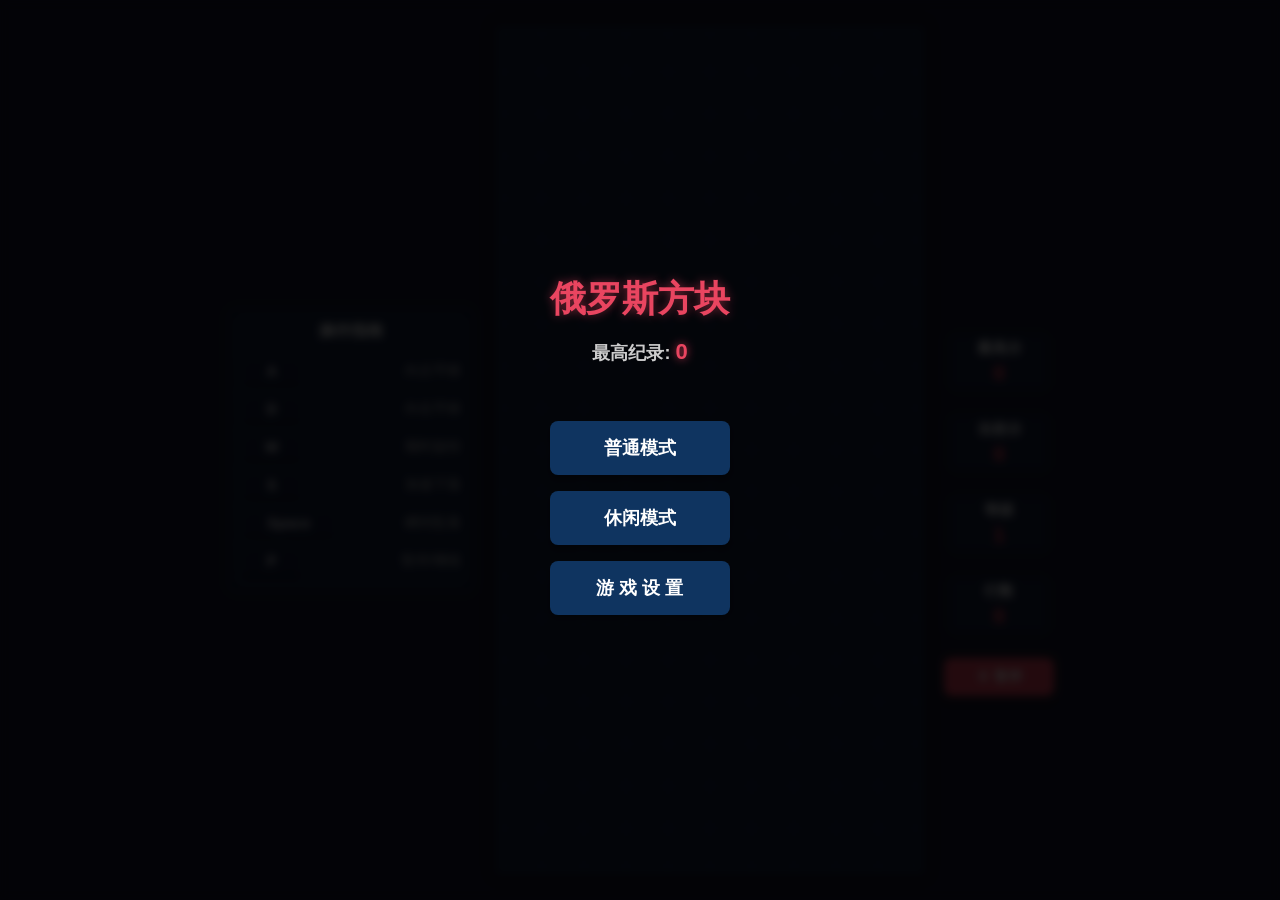
<file: EliminationGame/test.html>
<!DOCTYPE html>
<html lang="zh-CN">
<head>
  <meta charset="UTF-8" />
  <meta name="viewport" content="width=device-width, initial-scale=1.0, maximum-scale=1.0, user-scalable=no" />
  <title>俄罗斯方块</title>
  <style>
    /* 基础/经典主题变量 */
    :root { 
      --bg: #1a1a2e; --panel: #16213e; --panel2: #0f3460; --accent: #e94560; --grid: #2a3b5c; --text: #fff; 
      --canvas-bg: var(--panel); --canvas-border: var(--panel2); --canvas-shadow: 0 0 15px rgba(0, 0, 0, 0.5);
      --info-color: var(--accent); --info-shadow: 0 0 5px rgba(233, 69, 96, 0.5);
      --menu-bg: rgba(0,0,0,0.85); --menu-wrap-bg: transparent; --menu-wrap-border: none; --menu-wrap-shadow: none; --menu-backdrop: none;
      --btn-bg: var(--accent); --btn-border: none; --btn-shadow: 0 4px 6px rgba(0,0,0,0.3);
      --title-shadow: 0 0 10px rgba(233, 69, 96, 0.5); --title-color: var(--accent);
      --hint-bg: rgba(15, 52, 96, 0.35); --hint-border: rgba(15, 52, 96, 0.9);
      --font-base: 'Segoe UI', Tahoma, sans-serif;
    }
    
    /* 霓虹赛博朋克主题变量 */
    body[data-theme="neon"] {
      --bg: #0a0a10; --panel: rgba(15, 30, 50, 0.6); --panel2: rgba(25, 45, 75, 0.8); --neon: #00F0FF;
      --canvas-bg: rgba(10, 15, 25, 0.7); --canvas-border: rgba(0, 240, 255, 0.25); --canvas-shadow: 0 0 25px rgba(0, 0, 0, 0.8), inset 0 0 20px rgba(0, 240, 255, 0.15);
      --info-color: var(--neon); --info-shadow: 0 0 8px rgba(0, 240, 255, 0.6);
      --menu-bg: rgba(5, 5, 10, 0.85); --menu-wrap-bg: rgba(10, 20, 35, 0.85); --menu-wrap-border: 1px solid rgba(0, 240, 255, 0.3); --menu-wrap-shadow: 0 15px 40px rgba(0,0,0,0.9), inset 0 0 25px rgba(0, 240, 255, 0.1); --menu-backdrop: blur(12px);
      --btn-bg: linear-gradient(135deg, var(--accent), #b22c45); --btn-border: 1px solid rgba(255,255,255,0.3); --btn-shadow: 0 6px 12px rgba(0,0,0,0.4);
      --title-shadow: 0 0 10px var(--neon), 0 0 20px var(--neon); --title-color: #fff;
      --hint-bg: var(--panel); --hint-border: rgba(0,240,255,0.15);
    }

    /* 阳光治愈系主题变量 */
    body[data-theme="sunny"] {
      --bg: #fdf6e3; --panel: rgba(255, 255, 255, 0.7); --panel2: #fae3d9; --accent: #eca586; --grid: #eaddd7; --text: #5c4f4f;
      --canvas-bg: #fffbf0; --canvas-border: #fae3d9; --canvas-shadow: 0 4px 15px rgba(210, 190, 180, 0.3);
      --info-color: #d88a6d; --info-shadow: none;
      --menu-bg: rgba(253, 246, 227, 0.85); --menu-wrap-bg: #fff; --menu-wrap-border: 2px solid #fae3d9; --menu-wrap-shadow: 0 10px 30px rgba(210, 190, 180, 0.2); --menu-backdrop: blur(10px);
      --btn-bg: #eca586; --btn-border: none; --btn-shadow: 0 4px 10px rgba(236, 165, 134, 0.4);
      --title-shadow: none; --title-color: #d88a6d;
      --hint-bg: rgba(255,255,255,0.9); --hint-border: #fae3d9;
    }

    /* 水墨中国风主题变量 */
    body[data-theme="ink"] {
      --bg: #f4eedb; --panel: rgba(244, 238, 219, 0.6); --panel2: rgba(139, 90, 43, 0.1); --accent: #c02c38; --grid: rgba(139, 90, 43, 0.3); --text: #2c2c2c;
      --canvas-bg: rgba(255, 253, 246, 0.7); --canvas-border: #8b5a2b; --canvas-shadow: 0 5px 25px rgba(0, 0, 0, 0.05);
      --info-color: #111; --info-shadow: none;
      --menu-bg: rgba(244, 238, 219, 0.85); --menu-wrap-bg: #fdfaf2; --menu-wrap-border: 1px solid #8b5a2b; --menu-wrap-shadow: 0 15px 35px rgba(0, 0, 0, 0.15); --menu-backdrop: blur(4px);
      --btn-bg: transparent; --btn-border: 1px solid #8b5a2b; --btn-shadow: none;
      --title-shadow: none; --title-color: #2c2c2c;
      --hint-bg: rgba(253, 250, 242, 0.95); --hint-border: #c9b89f;
      --font-base: 'STKaiti', 'KaiTi', 'SimSun', 'Georgia', serif; 
    }

    /* 马卡龙治愈系主题变量 */
    body[data-theme="macaron"] {
      --bg: linear-gradient(135deg, #fffaf5 0%, #ffe4e1 100%); --panel: rgba(255, 255, 255, 0.65); --panel2: rgba(255, 228, 225, 0.8); --accent: #ffb7b2; --grid: rgba(255, 183, 178, 0.35); --text: #735c5c;
      --canvas-bg: rgba(255, 255, 255, 0.55); --canvas-border: #ffd1dc; --canvas-shadow: 0 8px 25px rgba(255, 183, 178, 0.25);
      --info-color: #d27979; --info-shadow: none;
      --menu-bg: rgba(255, 250, 245, 0.85); --menu-wrap-bg: rgba(255, 255, 255, 0.92); --menu-wrap-border: 3px solid #ffe4e1; --menu-wrap-shadow: 0 15px 35px rgba(255, 183, 178, 0.25); --menu-backdrop: blur(12px);
      --btn-bg: linear-gradient(135deg, #ffdac1, #ffb7b2); --btn-border: 2px solid #fff; --btn-shadow: 0 6px 12px rgba(255, 183, 178, 0.35);
      --title-shadow: none; --title-color: #d27979;
      --hint-bg: rgba(255, 255, 255, 0.9); --hint-border: #ffd1dc;
      --font-base: 'Nunito', 'Quicksand', 'Microsoft YaHei', sans-serif;
    }

    body { margin: 0; padding: 0; background: var(--bg); color: var(--text); font-family: var(--font-base); touch-action: none; overflow: hidden; display: flex; flex-direction: column; height: 100vh; width: 100vw; transition: background 0.5s;}
    button, input, select { font-family: var(--font-base); transition: 0.3s; }
    
    body[data-theme="neon"] { background: radial-gradient(circle at 50% 30%, #1f2235 0%, var(--bg) 100%); }
    body[data-theme="neon"]::after { content: ""; position: absolute; inset: 0; background: repeating-linear-gradient(0deg, rgba(0,0,0,0.15) 0px, rgba(0,0,0,0.15) 1px, transparent 1px, transparent 2px); pointer-events: none; z-index: 999; opacity: 0.6; }
    body[data-theme="sunny"] { background: linear-gradient(135deg, #fdf6e3 0%, #fae3d9 100%); }

    /* 水墨背景肌理 */
    .ink-overlay { display: none; position: absolute; inset: 0; pointer-events: none; z-index: 0; }
    body[data-theme="ink"] .ink-overlay { display: block; background: radial-gradient(circle at center, transparent 30%, rgba(139, 90, 43, 0.1) 100%); }
    body[data-theme="ink"] .ink-overlay::after { 
      content: ""; position: absolute; inset: 0;
      background: url('data:image/svg+xml;utf8,<svg viewBox="0 0 200 200" xmlns="http://www.w3.org/2000/svg"><filter id="noise"><feTurbulence type="fractalNoise" baseFrequency="0.85" numOctaves="3" stitchTiles="stitch"/></filter><rect width="100%" height="100%" filter="url(%23noise)" opacity="0.12"/></svg>');
      mix-blend-mode: multiply; opacity: 0.7; pointer-events: none;
    }

    #game-area { flex: 1; display: flex; justify-content: center; align-items: center; padding: 10px; box-sizing: border-box; gap: 15px; position: relative; z-index: 1; }
    
    #canvas-container {
      position: relative;
      background: var(--canvas-bg); backdrop-filter: blur(8px); 
      border: 2px solid var(--canvas-border); border-radius: 4px; 
      box-shadow: var(--canvas-shadow); transition: 0.3s; overflow: hidden;
    }
    body[data-theme="ink"] #canvas-container { border-radius: 0; box-shadow: inset 0 0 10px rgba(139, 90, 43, 0.1); border-width: 1px; }
    body[data-theme="macaron"] #canvas-container { border-radius: 16px; border-width: 3px; }
    
    #canvas-container canvas { position: absolute; top: 0; left: 0; width: 100%; height: 100%; background: transparent; border: none; box-shadow: none; }
    #bg-canvas { z-index: 1; } #board { z-index: 2; } #fx-canvas { z-index: 3; pointer-events: none; }

    @keyframes dropShake { 0%, 100% { transform: translateY(0); } 25% { transform: translateY(8px); } 50% { transform: translateY(-4px); } 75% { transform: translateY(2px); } }
    .shake { animation: dropShake 0.15s ease-out; }
    
    /* 马卡龙专属等级提升淡金光晕 */
    @keyframes flashGold { 0% { box-shadow: 0 0 0 rgba(255,215,0,0); } 50% { box-shadow: inset 0 0 60px rgba(255,223,0,0.5); } 100% { box-shadow: 0 0 0 rgba(255,215,0,0); } }
    .level-up-flash { animation: flashGold 0.8s ease-out; }

    #ui-panel { display: flex; flex-direction: column; gap: 12px; width: 80px; }
    .info-box { background: var(--panel); backdrop-filter: blur(5px); padding: 8px 4px; border-radius: 8px; text-align: center; font-size: 13px; font-weight: bold; box-shadow: inset 0 0 10px rgba(0,0,0,0.5); transition: 0.3s;}
    body[data-theme="neon"] .info-box { border: 1px solid rgba(255,255,255,0.1); box-shadow: 0 4px 10px rgba(0,0,0,0.5), inset 0 0 10px rgba(0,240,255,0.05); }
    body[data-theme="sunny"] .info-box { border: 1px solid #fae3d9; box-shadow: 0 4px 10px rgba(0,0,0,0.05); color: #5c4f4f;}
    body[data-theme="ink"] .info-box { background: #fdfaf2; border: 1px solid #8b5a2b; box-shadow: none; border-radius: 2px; font-weight: normal; color: #555;}
    body[data-theme="macaron"] .info-box { border-radius: 20px; border: 2px solid #ffe4e1; box-shadow: 0 4px 10px rgba(255,183,178,0.15); color: #735c5c; }
    
    .info-box span { display: block; font-size: 16px; color: var(--info-color); margin-top: 4px; text-shadow: var(--info-shadow); word-break: break-all; transition: 0.3s; }
    body[data-theme="ink"] .info-box span { font-weight: bold; }
    #next-canvas { width: 100%; border-radius: 4px; }
    
    .action-btn { background: var(--btn-bg); color: white; border: var(--btn-border); border-radius: 8px; padding: 10px 5px; font-size: 14px; font-weight: bold; box-shadow: var(--btn-shadow); cursor: pointer; margin-top: 5px; transition: transform 0.1s, filter 0.2s, background 0.3s, color 0.3s; }
    body[data-theme="sunny"] .action-btn { color: #fff; }
    body[data-theme="ink"] .action-btn { background: #fdfaf2; color: var(--accent); border: 1px solid var(--accent); border-radius: 3px 8px 4px 6px; font-weight: bold; letter-spacing: 2px; }
    body[data-theme="macaron"] .action-btn { border-radius: 25px; text-shadow: 0 1px 2px rgba(0,0,0,0.1); }
    
    .action-btn:active { transform: translateY(2px); box-shadow: 0 2px 3px rgba(0,0,0,0.3); }
    body[data-theme="ink"] .action-btn:active { background: var(--accent); color: #fff; box-shadow: none;}
    body[data-theme="macaron"] .action-btn:active { transform: translateY(2px) scale(0.95); box-shadow: 0 2px 5px rgba(255,183,178,0.3); }
    .action-btn:hover { filter: brightness(1.1); }
    
    #controls { height: 180px; display: grid; grid-template-columns: 1fr 1fr 1fr 1fr; grid-template-rows: 1fr 1fr; gap: 10px; padding: 15px; background: var(--panel); backdrop-filter: blur(10px); border-top: 2px solid var(--panel2); padding-bottom: max(15px, env(safe-area-inset-bottom)); z-index: 2; transition: 0.3s;}
    body[data-theme="neon"] #controls { border-top: 1px solid rgba(0,240,255,0.2); }
    body[data-theme="sunny"] #controls { background: rgba(255,255,255,0.8); border-top: 2px solid #fae3d9; }
    body[data-theme="ink"] #controls { background: rgba(244,238,219,0.85); border-top: 1px solid #8b5a2b; }
    body[data-theme="macaron"] #controls { background: rgba(255,255,255,0.85); border-top: 3px solid #ffe4e1; }
    
    .btn { background: var(--panel2); border: none; border-radius: 12px; color: var(--text); font-size: 24px; font-weight: bold; display: flex; justify-content: center; align-items: center; user-select: none; -webkit-tap-highlight-color: transparent; box-shadow: 0 4px 6px rgba(0,0,0,0.3); transition: transform 0.1s, background 0.2s, color 0.2s; cursor: pointer; }
    body[data-theme="neon"] .btn { border: 1px solid rgba(255,255,255,0.1); }
    body[data-theme="sunny"] .btn { background: #fff; border: 2px solid #fae3d9; color: #5c4f4f; box-shadow: 0 4px 6px rgba(236,165,134,0.15); }
    body[data-theme="ink"] .btn { background: transparent; border: 1px solid #8b5a2b; color: #2c2c2c; box-shadow: none; border-radius: 2px; font-weight: normal;}
    body[data-theme="macaron"] .btn { background: #fff; border: 2px solid #ffe4e1; border-radius: 20px; color: #735c5c; box-shadow: 0 4px 8px rgba(255,183,178,0.2); }
    
    .btn:active, .btn.active { background: var(--btn-bg); transform: translateY(2px); box-shadow: 0 2px 3px rgba(0,0,0,0.5); color: #fff; }
    body[data-theme="sunny"] .btn:active, body[data-theme="sunny"] .btn.active { box-shadow: 0 2px 3px rgba(236,165,134,0.3); }
    body[data-theme="ink"] .btn:active, body[data-theme="ink"] .btn.active { background: var(--accent); border-color: var(--accent); color: #fff; box-shadow: none;}
    body[data-theme="macaron"] .btn:active, body[data-theme="macaron"] .btn.active { transform: translateY(2px) scale(0.92); box-shadow: 0 2px 4px rgba(255,183,178,0.3); }
    
    #btn-left { grid-column: 1; grid-row: 1 / span 2; } #btn-right { grid-column: 4; grid-row: 1 / span 2; } #btn-rotate { grid-column: 2 / span 2; grid-row: 1; }
    #btn-down { grid-column: 2; grid-row: 2; font-size: 20px;} #btn-hard { grid-column: 3; grid-row: 2; font-size: 20px;}
    
    .overlay { position: absolute; inset: 0; background: var(--menu-bg); backdrop-filter: blur(4px); display: flex; flex-direction: column; justify-content: center; align-items: center; z-index: 10; transition: 0.3s; }
    .menu-wrapper { position: relative; width: 280px; height: 380px; background: var(--menu-wrap-bg); backdrop-filter: var(--menu-backdrop); border: var(--menu-wrap-border); border-radius: 16px; box-shadow: var(--menu-wrap-shadow); transition: 0.3s;}
    body[data-theme="ink"] .menu-wrapper { border-radius: 2px; box-shadow: inset 0 0 0 4px #fdfaf2, inset 0 0 0 5px #c9b89f, 0 10px 30px rgba(0,0,0,0.1); }
    body[data-theme="macaron"] .menu-wrapper { border-radius: 30px; }
    #overlay-pause .menu-wrapper { height: 440px; }
    #overlay-settings .menu-wrapper { height: 490px; } 
    .menu-header { position: absolute; top: 0; left: 0; width: 100%; height: 120px; display: flex; flex-direction: column; justify-content: center; align-items: center; }
    .menu-header h1 { color: var(--title-color); margin: 0; font-size: 36px; text-shadow: var(--title-shadow); text-align: center; transition: 0.3s;}
    body[data-theme="ink"] .menu-header h1 { font-size: 42px; letter-spacing: 4px; font-weight: normal;}
    .menu-high-score-text { color: #ccc; font-size: 18px; margin: 15px 0 0 0; font-weight: bold; }
    body[data-theme="sunny"] .menu-high-score-text, body[data-theme="macaron"] .menu-high-score-text { color: #7a6b6b; }
    body[data-theme="ink"] .menu-high-score-text { color: #555; font-weight: normal;}
    .menu-high-score-text span { color: var(--accent); font-size: 22px; text-shadow: 0 0 8px rgba(233, 69, 96, 0.8); transition: 0.3s;}
    body[data-theme="sunny"] .menu-high-score-text span, body[data-theme="ink"] .menu-high-score-text span, body[data-theme="macaron"] .menu-high-score-text span { text-shadow: none; }
    
    .menu-buttons { position: absolute; bottom: 0; left: 0; width: 100%; display: flex; flex-direction: column; align-items: center; gap: 16px; padding-bottom: 25px; }
    .overlay button { padding: 15px 20px; font-size: 18px; background: var(--btn-bg); color: white; border: var(--btn-border); border-radius: 8px; font-weight: bold; margin: 0; width: 180px; box-sizing: border-box; cursor: pointer; box-shadow: var(--btn-shadow); transition: transform 0.1s, filter 0.2s, background 0.3s, color 0.3s; }
    body[data-theme="ink"] .overlay button { background: var(--accent); color: #fff; border: none; border-radius: 4px 12px 6px 14px; letter-spacing: 4px; box-shadow: 2px 2px 0px rgba(0,0,0,0.1);}
    body[data-theme="ink"] .overlay button:hover { filter: none; opacity: 0.9; }
    body[data-theme="macaron"] .overlay button { border-radius: 25px; text-shadow: 0 1px 2px rgba(0,0,0,0.1); }
    
    .overlay button:active { transform: translateY(2px); }
    body[data-theme="macaron"] .overlay button:active { transform: translateY(2px) scale(0.95); }
    .overlay button.secondary { background: var(--panel2); }
    body[data-theme="neon"] .overlay button.secondary { background: linear-gradient(135deg, #1a2a42, var(--panel2)); border-color: rgba(0, 240, 255, 0.2); }
    body[data-theme="sunny"] .overlay button.secondary { background: #fae3d9; color: #5c4f4f; border: 2px solid #fff; box-shadow: 0 4px 8px rgba(236,165,134,0.2);}
    body[data-theme="ink"] .overlay button.secondary { background: #fdfaf2; color: #2c2c2c; border: 1px solid #8b5a2b; border-radius: 2px; box-shadow: none;}
    body[data-theme="ink"] .overlay button.secondary:hover { background: #f5eedc; }
    body[data-theme="macaron"] .overlay button.secondary { background: #fff; color: #735c5c; border: 2px solid #ffe4e1; }
    
    .setting-item { width: 220px; background: rgba(0,0,0,0.3); border: 1px solid rgba(255,255,255,0.05); border-radius: 8px; padding: 15px 20px; box-sizing: border-box; display: flex; flex-direction: column; gap: 10px; box-shadow: inset 0 0 10px rgba(0,0,0,0.5); transition: 0.3s;}
    body[data-theme="classic"] .setting-item { background: var(--panel2); box-shadow: 0 4px 6px rgba(0,0,0,0.4); border: none; }
    body[data-theme="sunny"] .setting-item { background: #fff; border: 1px solid #fae3d9; box-shadow: 0 4px 10px rgba(0,0,0,0.05); }
    body[data-theme="ink"] .setting-item { background: transparent; border: 1px solid rgba(139,90,43,0.3); box-shadow: none; border-radius: 2px; }
    body[data-theme="macaron"] .setting-item { background: #fff; border: 2px solid #ffe4e1; border-radius: 15px; box-shadow: 0 4px 10px rgba(255,183,178,0.1); }
    
    .setting-header { display: flex; justify-content: space-between; align-items: center; font-size: 16px; font-weight: bold; color: #ddd; }
    body[data-theme="sunny"] .setting-header, body[data-theme="macaron"] .setting-header { color: #735c5c; }
    body[data-theme="ink"] .setting-header { color: #2c2c2c; font-weight: normal;}
    
    .setting-item input[type=range] { -webkit-appearance: none; width: 100%; background: transparent; }
    .setting-item input[type=range]:focus { outline: none; }
    .setting-item input[type=range]::-webkit-slider-runnable-track { width: 100%; height: 6px; cursor: pointer; background: #0b0e17; border-radius: 3px; border: 1px solid rgba(255,255,255,0.1); }
    body[data-theme="classic"] .setting-item input[type=range]::-webkit-slider-runnable-track { background: var(--grid); border: none; }
    body[data-theme="sunny"] .setting-item input[type=range]::-webkit-slider-runnable-track { background: #eaddd7; border: none; }
    body[data-theme="ink"] .setting-item input[type=range]::-webkit-slider-runnable-track { background: rgba(139,90,43,0.2); border: none; border-radius: 0; height: 4px;}
    body[data-theme="macaron"] .setting-item input[type=range]::-webkit-slider-runnable-track { background: #ffe4e1; border: none; border-radius: 3px;}
    
    .setting-item input[type=range]::-webkit-slider-thumb { height: 18px; width: 18px; border-radius: 50%; background: var(--accent); cursor: pointer; -webkit-appearance: none; margin-top: -7px; box-shadow: 0 0 10px rgba(0,0,0,0.5); }
    body[data-theme="neon"] .setting-item input[type=range]::-webkit-slider-thumb { background: var(--neon); box-shadow: 0 0 10px var(--neon); }
    body[data-theme="sunny"] .setting-item input[type=range]::-webkit-slider-thumb { background: var(--accent); box-shadow: 0 2px 5px rgba(236,165,134,0.4); }
    body[data-theme="ink"] .setting-item input[type=range]::-webkit-slider-thumb { background: var(--accent); box-shadow: none; border: 2px solid #fdfaf2; border-radius: 2px; margin-top: -8px;}
    body[data-theme="macaron"] .setting-item input[type=range]::-webkit-slider-thumb { background: var(--accent); border: 2px solid #fff; box-shadow: 0 2px 5px rgba(255,183,178,0.5); }
    
    .toggle-row { display: flex; justify-content: space-between; align-items: center; font-size: 16px; font-weight: bold; color: #ddd; }
    body[data-theme="sunny"] .toggle-row, body[data-theme="macaron"] .toggle-row { color: #735c5c; }
    body[data-theme="ink"] .toggle-row { color: #2c2c2c; font-weight: normal; }
    
    .toggle-row span.status, .theme-select { color: #fff; background: var(--accent); padding: 2px 10px; border-radius: 4px; cursor: pointer; user-select: none; box-shadow: 0 0 8px rgba(233, 69, 96, 0.6); transition: 0.3s; font-family: inherit;}
    body[data-theme="classic"] .toggle-row span.status, body[data-theme="classic"] .theme-select { background: rgba(0,0,0,0.3); color: var(--accent); box-shadow: none; border: 1px solid rgba(233,69,96,0.3); }
    body[data-theme="sunny"] .toggle-row span.status, body[data-theme="sunny"] .theme-select { background: var(--accent); color: #fff; box-shadow: none; border: none; }
    body[data-theme="ink"] .toggle-row span.status, body[data-theme="ink"] .theme-select { background: var(--accent); color: #fff; box-shadow: none; border: none; border-radius: 2px;}
    body[data-theme="macaron"] .toggle-row span.status, body[data-theme="macaron"] .theme-select { background: linear-gradient(135deg, #ffdac1, #ffb7b2); border-radius: 12px; box-shadow: none; border: none; color: #fff;}
    
    .toggle-row.off span.status { background: #333; color: #888; box-shadow: none; border-color: transparent;}
    body[data-theme="sunny"] .toggle-row.off span.status { background: #eaddd7; color: #a99a9a; }
    body[data-theme="ink"] .toggle-row.off span.status { background: transparent; border: 1px solid #8b5a2b; color: #555; }
    body[data-theme="macaron"] .toggle-row.off span.status { background: #ffe4e1; color: #a99a9a; }
    
    .theme-select { appearance: none; -webkit-appearance: none; text-align: center; text-align-last: center; font-size: 14px; font-weight: bold; outline: none; border: none; }
    body[data-theme="ink"] .theme-select { font-weight: normal; font-size: 16px; letter-spacing: 2px;}
    .theme-select option { background: var(--panel); color: #fff; }
    body[data-theme="sunny"] .theme-select option { background: #fff; color: #5c4f4f; }
    body[data-theme="ink"] .theme-select option { background: #fdfaf2; color: #2c2c2c; }
    body[data-theme="macaron"] .theme-select option { background: #fff; color: #735c5c; }
    
    .score-display { text-align: center; background: rgba(0, 0, 0, 0.4); padding: 20px 0; border-radius: 12px; border: 1px solid rgba(255,255,255,0.05); box-shadow: inset 0 0 15px rgba(0,0,0,0.5); width: 85%; margin: 0 auto; box-sizing: border-box; transition: 0.3s;}
    body[data-theme="classic"] .score-display { background: rgba(15, 52, 96, 0.6); border: 1px solid var(--panel2); box-shadow: inset 0 0 15px rgba(0,0,0,0.3); }
    body[data-theme="sunny"] .score-display { background: #fff; border: 2px solid #fae3d9; box-shadow: 0 4px 10px rgba(0,0,0,0.05); }
    body[data-theme="ink"] .score-display { background: rgba(244, 238, 219, 0.9); border: 1px dashed #8b5a2b; box-shadow: inset 0 0 20px rgba(139, 90, 43, 0.1); border-radius: 0;}
    body[data-theme="macaron"] .score-display { background: rgba(255, 255, 255, 0.7); border: 2px solid #ffd1dc; border-radius: 40px; box-shadow: 0 4px 10px rgba(255,183,178,0.15); }
    
    .score-display p { margin: 0; font-size: 22px; font-weight: bold; color: #ccc;}
    body[data-theme="sunny"] .score-display p, body[data-theme="macaron"] .score-display p { color: #7a6b6b; }
    body[data-theme="ink"] .score-display p { color: #555; font-weight: normal; }
    .score-display .final-score { color: var(--info-color); font-size: 32px; text-shadow: var(--info-shadow); transition: 0.3s;}
    
    @keyframes pulse { from { transform: scale(1); box-shadow: 0 0 5px #ffd700; } to { transform: scale(1.1); box-shadow: 0 0 20px #ffd700; } }
    #new-record-badge { display: none; background: linear-gradient(135deg, #ffd700, #ff8c00); color: #000; padding: 2px 8px; border-radius: 6px; font-size: 14px; margin-left: 10px; vertical-align: middle; animation: pulse 0.8s infinite alternate; border: 1px solid #fff; }
    body[data-theme="ink"] #new-record-badge { background: var(--accent); color: #fff; border: none; animation: none; border-radius: 2px;}
    body[data-theme="macaron"] #new-record-badge { background: linear-gradient(135deg, #ffdac1, #ffb7b2); color: #fff; border-radius: 10px; border: none; animation: pulse 1s infinite alternate;}
    
    #pc-hints { display: none; width: 220px; background: var(--hint-bg); border: 1px solid var(--hint-border); border-radius: 12px; padding: 14px; box-shadow: 0 8px 20px rgba(0,0,0,0.5), inset 0 0 15px rgba(0,240,255,0.05); backdrop-filter: blur(8px); transition: 0.3s;}
    body[data-theme="classic"] #pc-hints { box-shadow: inset 0 0 10px rgba(0,0,0,0.35); backdrop-filter: blur(6px); }
    body[data-theme="sunny"] #pc-hints { box-shadow: 0 8px 20px rgba(236,165,134,0.15); backdrop-filter: blur(10px); }
    body[data-theme="ink"] #pc-hints { box-shadow: 0 10px 25px rgba(0,0,0,0.1); border-radius: 2px; }
    body[data-theme="macaron"] #pc-hints { box-shadow: 0 10px 25px rgba(255,183,178,0.2); border-radius: 20px; }
    
    #pc-hints h3{ margin: 0 0 10px 0; font-size: 16px; color: var(--title-color); text-align: center; text-shadow: 0 0 5px rgba(0,240,255,0.5); }
    body[data-theme="classic"] #pc-hints h3 { color: #fff; text-shadow: none; }
    body[data-theme="sunny"] #pc-hints h3, body[data-theme="macaron"] #pc-hints h3 { color: #d27979; text-shadow: none; }
    body[data-theme="ink"] #pc-hints h3 { color: var(--accent); text-shadow: none; font-size: 18px; letter-spacing: 2px; font-weight: normal;}
    
    .hint-row{ display: flex; justify-content: space-between; align-items: center; padding: 6px 0; border-bottom: 1px dashed rgba(255,255,255,0.1); font-size: 14px; color: #ccc; }
    body[data-theme="sunny"] .hint-row, body[data-theme="macaron"] .hint-row { color: #7a6b6b; border-bottom: 1px dashed #ffe4e1; }
    body[data-theme="ink"] .hint-row { color: #555; border-bottom: 1px dashed rgba(139,90,43,0.2); }
    .hint-row:last-child{ border-bottom: none; }
    
    .keycap{ display: inline-flex; align-items: center; justify-content: center; min-width: 44px; padding: 4px 8px; border-radius: 6px; background: linear-gradient(180deg, #2a3550, #16213e); border: 1px solid #4a5b82; border-bottom: 3px solid #0f1626; box-shadow: 0 4px 6px rgba(0,0,0,0.4); font-weight: 800; letter-spacing: 0.5px; color: #fff; }
    body[data-theme="classic"] .keycap { background: rgba(22,33,62,0.9); border: 1px solid rgba(255,255,255,0.12); border-bottom: none; box-shadow: 0 3px 6px rgba(0,0,0,0.25); }
    body[data-theme="sunny"] .keycap { background: #fff; color: #5c4f4f; border: 1px solid #fae3d9; border-bottom: 3px solid #eaddd7; box-shadow: none; }
    body[data-theme="ink"] .keycap { background: transparent; color: #2c2c2c; border: 1px solid #8b5a2b; border-radius: 2px; box-shadow: none; font-family: sans-serif; border-bottom: 1px solid #8b5a2b;}
    body[data-theme="macaron"] .keycap { background: #fff; color: #735c5c; border: 2px solid #ffe4e1; border-radius: 12px; box-shadow: 0 2px 4px rgba(255,183,178,0.15); border-bottom: 3px solid #ffe4e1;}
    .keycap.space{ min-width: 78px; }
    
    @media (hover: hover) and (pointer: fine) and (min-width: 900px) {
      #controls{ display: none; } #pc-hints{ display: block; } #game-area{ gap: 22px; padding: 22px; }
      #ui-panel{ width: 110px; gap: 15px; } .info-box{ font-size: 15px; padding: 10px 5px;} .info-box span{ font-size: 20px; }
    }
  </style>
</head>
<body data-theme="classic">
  <div class="ink-overlay"></div>
  <div id="game-area">
    <div id="pc-hints" aria-hidden="true">
      <h3>操作指南</h3>
      <div class="hint-row"><span class="keycap">A</span><span>向左平移</span></div>
      <div class="hint-row"><span class="keycap">D</span><span>向右平移</span></div>
      <div class="hint-row"><span class="keycap">W</span><span>顺时旋转</span></div>
      <div class="hint-row"><span class="keycap">S</span><span>加速下落</span></div>
      <div class="hint-row"><span class="keycap space">Space</span><span>瞬间坠落</span></div>
      <div class="hint-row"><span class="keycap">P</span><span>暂停/继续</span></div>
    </div>
    
    <!-- 多图层渲染架构 -->
    <div id="canvas-container">
      <canvas id="bg-canvas"></canvas> <!-- 静态缓存层：网格与固定方块 -->
      <canvas id="board"></canvas>     <!-- 动态主绘层：下落方块与虚影 -->
      <canvas id="fx-canvas"></canvas> <!-- 顶层特效层：消除动画、粒子、涟漪 -->
    </div>

    <div id="ui-panel">
      <canvas id="next-canvas"></canvas>
      <div class="info-box">最高分 <span id="ui-high-score">0</span></div>
      <div class="info-box">当前分 <span id="score">0</span></div>
      <div class="info-box">等级 <span id="level">1</span></div>
      <div class="info-box">行数 <span id="lines">0</span></div>
      <button class="action-btn" id="pause-btn">⏸ 暂停</button>
    </div>
    
    <div id="overlay-start" class="overlay">
      <div class="menu-wrapper">
        <div class="menu-header"><h1 id="title-text">俄罗斯方块</h1><p class="menu-high-score-text">最高纪录: <span id="menu-high-score">0</span></p></div>
        <div class="menu-buttons">
          <button id="start-normal-btn" class="secondary">普通模式</button>
          <button id="start-easy-btn" class="secondary">休闲模式</button>
          <button id="settings-btn" class="secondary">游 戏 设 置</button>
        </div>
      </div>
    </div>
    <div id="overlay-settings" class="overlay" style="display: none;">
      <div class="menu-wrapper">
        <div class="menu-header"><h1>设置</h1></div>
        <div class="menu-buttons">
          <div class="setting-item">
            <div class="setting-header"><span>背景音乐</span><span id="bgm-val">100%</span></div>
            <input type="range" id="bgm-slider" min="0" max="100" value="100">
          </div>
          <div class="setting-item">
            <div class="setting-header"><span>游戏音效</span><span id="sfx-val">100%</span></div>
            <input type="range" id="sfx-slider" min="0" max="100" value="100">
          </div>
          <div class="setting-item">
            <div class="toggle-row" id="toggle-grid-row"><span>显示网格</span><span class="status" id="grid-status">开</span></div>
          </div>
          <div class="setting-item">
            <div class="toggle-row">
              <span>主题风格</span>
              <select id="theme-select" class="theme-select">
                <option value="classic">经典</option>
                <option value="neon">霓虹</option>
                <option value="sunny">阳光</option>
                <option value="ink">水墨</option>
                <option value="macaron">马卡龙</option>
              </select>
            </div>
          </div>
          <button id="menu-btn-settings">返 回</button> 
        </div>
      </div>
    </div>
    <div id="overlay-pause" class="overlay" style="display: none;">
      <div class="menu-wrapper">
        <div class="menu-header"><h1>游戏已暂停</h1></div>
        <div class="menu-buttons">
          <button id="resume-btn" class="secondary">继 续 游 戏</button>
          <button id="restart-btn" class="secondary">重 新 开 始</button>
          <button id="pause-settings-btn" class="secondary">游 戏 设 置</button> 
          <button id="menu-btn-pause">返 回 菜 单</button>
        </div>
      </div>
    </div>
    <div id="overlay-gameover" class="overlay" style="display: none;">
      <div class="menu-wrapper" style="height: 400px;">
        <div class="menu-header" style="height: 100px;"><h1>对局结束</h1></div>
        <div class="score-display" style="position: absolute; top: 120px;">
          <p class="final-score">得分: <span id="final-score-val">0</span><span id="new-record-badge">新纪录!</span></p>
        </div>
        <div class="menu-buttons">
          <button id="retry-btn" class="secondary">再 战 一 局</button>
          <button id="menu-btn-gameover">返 回 菜 单</button>
        </div>
      </div>
    </div>
  </div>
  <div id="controls">
    <div class="btn" id="btn-left">◀</div>
    <div class="btn" id="btn-rotate">↻ 旋转</div>
    <div class="btn" id="btn-down">▼ 下落</div>
    <div class="btn" id="btn-hard">⏬ 坠落</div>
    <div class="btn" id="btn-right">▶</div>
  </div>

  <script>
    const $ = id => document.getElementById(id);
    
    // 获取多图层Canvas
    const canvasContainer = $('canvas-container');
    const bgCanvas = $('bg-canvas'), bgCtx = bgCanvas.getContext('2d', { alpha: true });
    const canvas = $('board'), ctx = canvas.getContext('2d', { alpha: true });
    const fxCanvas = $('fx-canvas'), fxCtx = fxCanvas.getContext('2d', { alpha: true });
    const nextCanvas = $('next-canvas'), nextCtx = nextCanvas.getContext('2d');
    
    const COLS = 10, ROWS = 20;
    let BLOCK_SIZE = 20;

    const COLORS_CLASSIC = [null, '#00E5FF', '#2962FF', '#FF6D00', '#FFD600', '#00E676', '#D500F9', '#FF1744'];
    const COLORS_NEON = [null, '#00F0FF', '#0033FF', '#FF8C00', '#FFE600', '#00FF66', '#E000FF', '#FF003C'];
    const COLORS_SUNNY = [null, '#87C8D1', '#9DA1C4', '#ECA586', '#EFE192', '#A1C18F', '#C296B6', '#E68A8C']; 
    const COLORS_INK = [null, '#333333', '#4b5cc4', '#c02c38', '#e3c068', '#8b5f4d', '#cb8e4e', '#6b7b6e'];
    // 马卡龙口味色：草莓粉、海盐蓝、柠檬黄、薰衣草紫、蜜桃橙、薄荷绿、焦糖米
    const COLORS_MACARON = [null, '#ffb7b2', '#a2e1db', '#fdfd96', '#c7ceea', '#ffdac1', '#b5ead7', '#e2cbdb'];
    
    const SHAPES = [ [], [[0,0,0,0],[1,1,1,1],[0,0,0,0],[0,0,0,0]], [[2,0,0],[2,2,2],[0,0,0]], [[0,0,3],[3,3,3],[0,0,0]], [[4,4],[4,4]], [[0,5,5],[5,5,0],[0,0,0]], [[0,6,0],[6,6,6],[0,0,0]], [[7,7,0],[0,7,7],[0,0,0]] ];

    let board = [], piece = null, nextPiece = null, bag = [];
    let score = 0, lines = 0, level = 1, currentHighScore = 0;
    let dropCounter = 0, dropInterval = 1000, lastTime = 0, reqAnimId = null;
    let gameOver = false, isPaused = false, gameMode = 'normal', previousMenu = 'start';
    
    let bgDirty = true; 
    let isClearing = false, clearAnim = { rows: [], start: 0, duration: 240, phase: 0 };
    let particles = [], ripples = [];
    
    let currentTheme = localStorage.getItem('tetrisTheme') || 'classic';
    let bgmVolume = parseFloat(localStorage.getItem('tetrisBgmVol')) ?? 1.0;
    let sfxVolume = parseFloat(localStorage.getItem('tetrisSfxVol')) ?? 1.0;
    if (isNaN(bgmVolume)) bgmVolume = 1.0;
    if (isNaN(sfxVolume)) sfxVolume = 1.0;
    let gridEnabled = localStorage.getItem('tetrisGrid') !== 'false';
    const IS_PC = matchMedia('(hover: hover) and (pointer: fine)').matches;

    const bgmPlaylist = ["Ripples in the Matrix.mp3", "Soothing Cubes.mp3", "Dream of Blocks.mp3", "Critical Mass.mp3", "Rhythm of Lines.mp3", "Land of Illusions.mp3"];
    let currentBgmIndex = 0, activePlayerIndex = 0;
    const audioPlayers = [new Audio(), new Audio()];
    audioPlayers.forEach(p => { p.preload = 'auto'; p.addEventListener('ended', () => { activePlayerIndex = 1 - activePlayerIndex; let n = audioPlayers[activePlayerIndex]; currentBgmIndex = (currentBgmIndex + 1) % bgmPlaylist.length; n.currentTime = 0; n.play().catch(()=>{}); audioPlayers[1 - activePlayerIndex].src = bgmPlaylist[(currentBgmIndex + 1) % bgmPlaylist.length]; audioPlayers[1 - activePlayerIndex].load(); }); });
    const getActiveAudio = () => audioPlayers[activePlayerIndex];
    function startRandomBgm() { audioPlayers.forEach(p => p.pause()); currentBgmIndex = Math.floor(Math.random() * bgmPlaylist.length); activePlayerIndex = 0; audioPlayers[0].src = bgmPlaylist[currentBgmIndex]; audioPlayers[0].currentTime = 0; audioPlayers[0].play().catch(()=>{}); audioPlayers[1].src = bgmPlaylist[(currentBgmIndex + 1) % bgmPlaylist.length]; audioPlayers[1].load(); }

    function initBag() { bag = [1, 2, 3, 4, 5, 6, 7]; for (let i = bag.length - 1; i > 0; i--) { const j = Math.floor(Math.random() * (i + 1)); [bag[i], bag[j]] = [bag[j], bag[i]]; } }
    function randomPiece() { if (!bag.length) initBag(); const m = SHAPES[bag.pop()]; return { matrix: m, pos: { x: Math.floor(COLS / 2) - Math.floor(m.length / 2), y: 0 } }; }

    let audioCtx = null;
    function initAudio() { if (!audioCtx) audioCtx = new (window.AudioContext || window.webkitAudioContext)(); if (audioCtx.state === 'suspended') audioCtx.resume(); }
    function playTone(freq, type, duration, baseVol = 0.1) { if (sfxVolume <= 0 || !audioCtx || audioCtx.state !== 'running') return; const osc = audioCtx.createOscillator(), gain = audioCtx.createGain(), t = audioCtx.currentTime; osc.type = type; osc.frequency.setValueAtTime(freq, t); gain.gain.setValueAtTime(baseVol * sfxVolume * sfxVolume, t); gain.gain.exponentialRampToValueAtTime(0.001, t + duration); osc.connect(gain); gain.connect(audioCtx.destination); osc.start(); osc.stop(t + duration); }
    function playPop() { if (sfxVolume <= 0 || !audioCtx || audioCtx.state !== 'running') return; const osc = audioCtx.createOscillator(), gain = audioCtx.createGain(), t = audioCtx.currentTime; osc.type = 'sine'; osc.frequency.setValueAtTime(400, t); osc.frequency.exponentialRampToValueAtTime(1200, t + 0.07); gain.gain.setValueAtTime(0.12 * sfxVolume * sfxVolume, t); gain.gain.exponentialRampToValueAtTime(0.0001, t + 0.1); osc.connect(gain); gain.connect(audioCtx.destination); osc.start(); osc.stop(t + 0.1); }
    const SFX = { move: () => playTone(800, 'sine', 0.05, 0.08), rotate: () => { playTone(600, 'triangle', 0.05, 0.1); setTimeout(() => playTone(900, 'triangle', 0.08, 0.1), 30); }, lock: playPop, clear: () => [523.25, 659.25, 783.99, 1046.50].forEach((f, i) => setTimeout(() => playTone(f, 'sine', 0.3, 0.15), i * 40)) };

    function applySettings() { 
      document.body.setAttribute('data-theme', currentTheme);
      $('theme-select').value = currentTheme;
      audioPlayers.forEach(p => p.volume = bgmVolume * bgmVolume); 
      $('bgm-slider').value = Math.round(bgmVolume * 100); $('bgm-val').innerText = Math.round(bgmVolume * 100) + '%'; 
      $('sfx-slider').value = Math.round(sfxVolume * 100); $('sfx-val').innerText = Math.round(sfxVolume * 100) + '%'; 
      $('toggle-grid-row').className = gridEnabled ? 'toggle-row' : 'toggle-row off'; $('grid-status').innerText = gridEnabled ? '开' : '关'; 
      
      if(currentTheme === 'ink') {
        if(!IS_PC) { $('btn-left').innerText = '左'; $('btn-right').innerText = '右'; $('btn-rotate').innerText = '旋'; $('btn-down').innerText = '降'; $('btn-hard').innerText = '坠'; }
        $('pause-btn').innerText = '暂停';
      } else {
        if(!IS_PC) { $('btn-left').innerText = '◀'; $('btn-right').innerText = '▶'; $('btn-rotate').innerText = '↻ 旋转'; $('btn-down').innerText = '▼ 下落'; $('btn-hard').innerText = '⏬ 坠落'; }
        $('pause-btn').innerText = '⏸ 暂停';
      }
      bgDirty = true;
    }

    function resize() {
      const g = $('game-area');
      BLOCK_SIZE = Math.max(12, Math.floor(Math.min((g.clientWidth - (IS_PC ? 384 : 110)) / COLS, (g.clientHeight - (IS_PC ? 44 : 20)) / ROWS)));
      const dpr = window.devicePixelRatio || 1;
      
      const cw = BLOCK_SIZE * COLS;
      const ch = BLOCK_SIZE * ROWS;
      
      canvasContainer.style.width = `${cw}px`; 
      canvasContainer.style.height = `${ch}px`;
      
      [bgCanvas, canvas, fxCanvas].forEach(c => {
          c.width = cw * dpr; 
          c.height = ch * dpr;
          const context = c.getContext('2d');
          context.setTransform(1, 0, 0, 1, 0, 0); 
          context.scale(dpr, dpr);
      });
      
      const ns = IS_PC ? 110 : 80;
      nextCanvas.style.width = `${ns}px`; nextCanvas.style.height = `${ns}px`;
      nextCanvas.width = ns * dpr; nextCanvas.height = ns * dpr;
      nextCtx.setTransform(1, 0, 0, 1, 0, 0); nextCtx.scale(dpr, dpr);
      
      bgDirty = true;
      draw(); drawNext();
    }
    window.addEventListener('resize', resize);

    const createMatrix = (w, h) => Array.from({length: h}, () => Array(w).fill(0));
    const rotateMatrix = m => m[0].map((_, i) => m.map(r => r[i]).reverse());
    const checkCollision = (m, pos) => m.some((r, y) => r.some((v, x) => v && (board[y + pos.y] && board[y + pos.y][x + pos.x]) !== 0));
    const merge = () => piece.matrix.forEach((r, y) => r.forEach((v, x) => { if (v) board[y + piece.pos.y][x + piece.pos.x] = v; }));
    const findFullRows = () => board.map((r, i) => r.every(v => v) ? i : -1).filter(i => i !== -1);

    function updateScoreAndLevel(lc) {
      if (!lc) return;
      lines += lc; $('lines').innerText = lines;
      score += [0, 40, 100, 300, 1200][lc] * level; $('score').innerText = score;
      if (score > currentHighScore) $('ui-high-score').innerText = currentHighScore = score;
      
      let oldLevel = level;
      level = Math.floor(lines / 10) + 1; 
      $('level').innerText = level;
      dropInterval = Math.max(100, 1000 - (level - 1) * 100);

      // 马卡龙主题：升级时的金光和彩色糖粒特效
      if (level > oldLevel && currentTheme === 'macaron') {
          canvasContainer.classList.remove('level-up-flash');
          void canvasContainer.offsetWidth;
          canvasContainer.classList.add('level-up-flash');
          for(let i=0; i<40; i++) {
              particles.push({
                 x: Math.random() * COLS * BLOCK_SIZE,
                 y: Math.random() * ROWS * BLOCK_SIZE * 0.5,
                 vx: (Math.random() - 0.5) * 4,
                 vy: Math.random() * 4 + 1,
                 life: 800 + Math.random() * 600,
                 maxLife: 1400,
                 size: 2 + Math.random() * 3,
                 color: COLORS_MACARON[Math.floor(Math.random() * 7) + 1]
              });
          }
      }
    }

    function triggerGameOver() { gameOver = true; getActiveAudio().pause(); $('final-score-val').innerText = score; let sh = parseInt(localStorage.getItem('tetrisHighScore') || '0', 10); $('new-record-badge').style.display = (score > sh && score > 0) ? (localStorage.setItem('tetrisHighScore', score), 'inline-block') : 'none'; $('overlay-gameover').style.display = 'flex'; }

    function lockPiece() {
      merge(); 
      const rows = findFullRows();
      bgDirty = true; 
      
      // 落地涟漪特效
      if ((currentTheme === 'ink' || currentTheme === 'macaron') && piece) {
          let minX = 100, maxX = -100, maxY = -100;
          piece.matrix.forEach((row, y) => row.forEach((v, x) => {
              if (v) { minX = Math.min(minX, x); maxX = Math.max(maxX, x); maxY = Math.max(maxY, y); }
          }));
          const cx = (piece.pos.x + minX + (maxX - minX + 1) / 2) * BLOCK_SIZE;
          const cy = (piece.pos.y + maxY + 1) * BLOCK_SIZE;
          
          if (currentTheme === 'ink') {
              ripples.push({ x: cx, y: cy, radius: 2, alpha: 0.7, speed: 2, fade: 0.04, color: 'rgba(139, 90, 43, ' });
          } else if (currentTheme === 'macaron') {
              ripples.push({ x: cx, y: cy, radius: 5, alpha: 0.8, speed: 1.5, fade: 0.05, color: 'rgba(255, 183, 178, ' });
          }
      }

      if (rows.length) { 
        isClearing = true; 
        clearAnim = { rows, start: performance.now(), duration: (currentTheme === 'ink' || currentTheme === 'macaron') ? 500 : 240, phase: 0 }; 
        SFX.clear(); 
        
        // 行消除粒子飞溅特效
        if (currentTheme === 'ink' || currentTheme === 'macaron') {
            rows.forEach(y => {
                for (let x = 0; x < COLS; x++) {
                    if (board[y][x]) {
                        for(let i=0; i<4; i++) {
                            let isMacaron = currentTheme === 'macaron';
                            particles.push({
                                x: x * BLOCK_SIZE + Math.random() * BLOCK_SIZE,
                                y: y * BLOCK_SIZE + Math.random() * BLOCK_SIZE,
                                vx: (Math.random() - 0.5) * (isMacaron ? 5 : 4),
                                vy: (Math.random() - 0.5) * (isMacaron ? 5 : 4),
                                life: (isMacaron ? 400 : 500) + Math.random() * 400,
                                maxLife: isMacaron ? 800 : 900,
                                size: (isMacaron ? 1.5 : 1) + Math.random() * (isMacaron ? 2 : 3),
                                color: isMacaron && Math.random() > 0.5 ? '#ffffff' : getColors()[board[y][x]]
                            });
                        }
                    }
                }
            });
        }
      } else { 
        SFX.lock(); piece = nextPiece; nextPiece = randomPiece(); drawNext(); 
        if (checkCollision(piece.matrix, piece.pos)) triggerGameOver(); 
      }
    }

    function playerDrop(isManual = false) { if (isPaused || gameOver || isClearing || !piece) return; piece.pos.y++; if (checkCollision(piece.matrix, piece.pos)) { piece.pos.y--; lockPiece(); } else if (isManual) SFX.move(); dropCounter = 0; }
    function playerHardDrop() { if (isPaused || gameOver || isClearing || !piece) return; while (!checkCollision(piece.matrix, { x: piece.pos.x, y: piece.pos.y + 1 })) { piece.pos.y++; score += 2; } canvasContainer.classList.remove('shake'); void canvasContainer.offsetWidth; canvasContainer.classList.add('shake'); $('score').innerText = score; if (score > currentHighScore) $('ui-high-score').innerText = currentHighScore = score; lockPiece(); dropCounter = 0; }
    function playerMove(dir) { if (isPaused || gameOver || isClearing || !piece) return; piece.pos.x += dir; checkCollision(piece.matrix, piece.pos) ? piece.pos.x -= dir : SFX.move(); }
    function playerRotate() { if (isPaused || gameOver || isClearing || !piece) return; const r = rotateMatrix(piece.matrix), pos = piece.pos.x; let off = 1; while (checkCollision(r, piece.pos)) { piece.pos.x += off; off = -(off + (off > 0 ? 1 : -1)); if (off > piece.matrix[0].length) { piece.pos.x = pos; return; } } piece.matrix = r; SFX.rotate(); }

    const getColors = () => {
        if(currentTheme === 'neon') return COLORS_NEON;
        if(currentTheme === 'sunny') return COLORS_SUNNY;
        if(currentTheme === 'ink') return COLORS_INK;
        if(currentTheme === 'macaron') return COLORS_MACARON;
        return COLORS_CLASSIC;
    }

    const roundedRect = (c, x, y, width, height, radius) => {
      c.beginPath();
      c.moveTo(x + radius, y); c.lineTo(x + width - radius, y);
      c.quadraticCurveTo(x + width, y, x + width, y + radius);
      c.lineTo(x + width, y + height - radius);
      c.quadraticCurveTo(x + width, y + height, x + width - radius, y + height);
      c.lineTo(x + radius, y + height);
      c.quadraticCurveTo(x, y + height, x, y + height - radius);
      c.lineTo(x, y + radius);
      c.quadraticCurveTo(x, y, x + radius, y); c.closePath();
    };

    function draw3DBlock(c, x, y, s, color, alpha = 1, scale = 1) {
      const p = 1, a = (s - p * 2) * scale, px = x + p + (s - p * 2 - a) / 2, py = y + p + (s - p * 2 - a) / 2, e = Math.max(2, a * 0.15);
      c.save(); 
      c.globalAlpha = alpha; 
      
      if (currentTheme === 'neon') {
        c.strokeStyle = color; c.lineWidth = Math.max(2, a * 0.1); c.shadowColor = color; c.shadowBlur = 10;
        c.strokeRect(px + 1, py + 1, a - 2, a - 2);
        c.shadowBlur = 0; c.strokeStyle = 'rgba(255, 255, 255, 0.7)'; c.lineWidth = 1;
        c.strokeRect(px + 2, py + 2, a - 4, a - 4);
      } else if (currentTheme === 'sunny') {
        const r = Math.max(2, a * 0.25);
        c.fillStyle = 'rgba(210, 190, 180, 0.4)'; roundedRect(c, px, py + 2, a, a, r); c.fill();
        c.fillStyle = color; roundedRect(c, px, py, a, a, r); c.fill();
        c.fillStyle = 'rgba(255, 255, 255, 0.4)'; roundedRect(c, px + 2, py + 2, a - 4, a * 0.35, r - 1); c.fill();
        c.strokeStyle = 'rgba(255, 255, 255, 0.6)'; c.lineWidth = 1; roundedRect(c, px, py, a, a, r); c.stroke();
      } else if (currentTheme === 'ink') {
        let seed = (px | 0) * 17 + (py | 0) * 101; 
        const prand = () => { let v = Math.sin(seed++) * 10000; return v - (v | 0); };
        const randOffset = (amp = 1.5) => (prand() - 0.5) * amp;
        
        const cx = px + 1, cy = py + 1, size = a - 2;
        c.fillStyle = color; c.globalAlpha = alpha * 0.9;
        c.shadowColor = color; c.shadowBlur = 6;
        
        c.beginPath();
        c.moveTo(cx + randOffset(), cy + randOffset()); c.lineTo(cx + size/2 + randOffset(), cy - 0.5 + randOffset());
        c.lineTo(cx + size + randOffset(), cy + randOffset()); c.lineTo(cx + size + 0.5 + randOffset(), cy + size/2 + randOffset());
        c.lineTo(cx + size + randOffset(), cy + size + randOffset()); c.lineTo(cx + size/2 + randOffset(), cy + size + 0.5 + randOffset());
        c.lineTo(cx + randOffset(), cy + size + randOffset()); c.lineTo(cx - 0.5 + randOffset(), cy + size/2 + randOffset());
        c.closePath(); c.fill();
        
        c.shadowBlur = 0; c.strokeStyle = 'rgba(0, 0, 0, 0.3)'; c.lineWidth = 1; c.stroke();
        c.strokeStyle = 'rgba(255, 255, 255, 0.2)'; c.beginPath();
        c.moveTo(cx + size*0.2 + randOffset(2), cy + size*0.3 + randOffset(2));
        c.lineTo(cx + size*0.8 + randOffset(2), cy + size*0.5 + randOffset(2)); c.stroke();
      } else if (currentTheme === 'macaron') {
        const r = Math.max(2, a / 2); // 极致圆角，形似马卡龙
        
        // 底部阴影
        c.fillStyle = 'rgba(200, 150, 150, 0.15)';
        roundedRect(c, px, py + 2, a, a, r); c.fill();
        
        // 饼身实色
        c.fillStyle = color;
        roundedRect(c, px, py, a, a, r); c.fill();
        
        // 夹心横纹
        c.strokeStyle = 'rgba(255, 255, 255, 0.5)'; c.lineWidth = 2;
        c.beginPath(); c.moveTo(px + 2, py + a/2); c.lineTo(px + a - 2, py + a/2); c.stroke();
        
        // 顶部月牙高光
        c.fillStyle = 'rgba(255, 255, 255, 0.5)';
        c.beginPath(); c.arc(px + a/2, py + a*0.3, a*0.25, 0, Math.PI, true); c.fill();
        
        // 固定相对位置的糖霜点缀，避免闪烁
        c.fillStyle = 'rgba(255, 255, 255, 0.8)';
        c.beginPath();
        c.arc(px + a * 0.25, py + a * 0.25, a * 0.06, 0, Math.PI*2);
        c.arc(px + a * 0.75, py + a * 0.8, a * 0.08, 0, Math.PI*2);
        c.arc(px + a * 0.8, py + a * 0.3, a * 0.05, 0, Math.PI*2);
        c.fill();
      } else {
        c.fillStyle = color; c.fillRect(px, py, a, a);
        const poly = (f, pts) => { c.fillStyle = f; c.beginPath(); c.moveTo(...pts[0]); pts.slice(1).forEach(pt => c.lineTo(...pt)); c.fill(); };
        poly('rgba(255,255,255,0.4)', [[px,py], [px+a,py], [px+a-e,py+e], [px+e,py+e]]);
        poly('rgba(255,255,255,0.2)', [[px,py], [px+e,py+e], [px+e,py+a-e], [px,py+a]]);
        poly('rgba(0,0,0,0.2)', [[px+a,py], [px+a,py+a], [px+a-e,py+a-e], [px+a-e,py+e]]);
        poly('rgba(0,0,0,0.4)', [[px,py+a], [px+a,py+a], [px+a-e,py+a-e], [px+e,py+a-e]]);
        c.fillStyle = 'rgba(255,255,255,0.25)'; c.fillRect(px+e, py+e, a-e*2, (a-e*2)*0.4);
        c.strokeStyle = 'rgba(0,0,0,0.55)'; c.lineWidth = 1; c.strokeRect(px, py, a, a);
      }
      c.restore();
    }
    
    const drawMatrix = (m, off, c = ctx, s = BLOCK_SIZE) => m.forEach((r, y) => r.forEach((v, x) => v && draw3DBlock(c, (x + off.x) * s, (y + off.y) * s, s, getColors()[v])));

    function drawGrid(c = ctx) {
      if (!gridEnabled) return;
      c.beginPath();
      if (currentTheme === 'neon') {
        c.fillStyle = 'rgba(255, 255, 255, 0.08)';
        for (let x = 1; x < COLS; x++) for (let y = 1; y < ROWS; y++) c.fillRect(x * BLOCK_SIZE - 1, y * BLOCK_SIZE - 1, 2, 2);
      } else {
        if (currentTheme === 'ink') { c.strokeStyle = 'rgba(139, 90, 43, 0.3)'; }
        else if (currentTheme === 'sunny') { c.strokeStyle = '#fae3d9'; }
        else if (currentTheme === 'macaron') { c.strokeStyle = 'rgba(255, 183, 178, 0.5)'; c.setLineDash([2, 4]); }
        else { c.strokeStyle = '#2a3b5c'; }
        
        c.lineWidth = 1;
        for (let i = 0; i <= COLS; i++) { c.moveTo(i * BLOCK_SIZE, 0); c.lineTo(i * BLOCK_SIZE, ROWS * BLOCK_SIZE); }
        for (let i = 0; i <= ROWS; i++) { c.moveTo(0, i * BLOCK_SIZE); c.lineTo(COLS * BLOCK_SIZE, i * BLOCK_SIZE); }
        c.stroke();
        c.setLineDash([]);
      }
    }

    const drawNext = () => { const s = IS_PC ? 110 : 80; nextCtx.clearRect(0, 0, s, s); if (nextPiece) drawMatrix(nextPiece.matrix, { x: (s - nextPiece.matrix[0].length * 20) / 40, y: (s - nextPiece.matrix.length * 20) / 40 }, nextCtx, 20); };

    function drawGhost(c) {
      if (gameMode !== 'easy' || !piece || isClearing || gameOver || isPaused) return;
      const g = { ...piece.pos }; while (!checkCollision(piece.matrix, { x: g.x, y: g.y + 1 })) g.y++;
      c.save(); c.lineWidth = 2; 
      if (currentTheme === 'neon') {
        c.setLineDash([4, 4]); const pulse = 0.3 + Math.sin(Date.now() / 150) * 0.2;
        c.strokeStyle = `rgba(0, 240, 255, ${pulse})`; c.fillStyle = `rgba(0, 240, 255, ${pulse * 0.1})`;
      } else if (currentTheme === 'sunny') {
        c.setLineDash([]); c.strokeStyle = 'rgba(236, 165, 134, 0.4)'; c.fillStyle = 'rgba(236, 165, 134, 0.1)';
      } else if (currentTheme === 'ink') {
        c.setLineDash([4, 4]); c.strokeStyle = 'rgba(139, 90, 43, 0.4)'; c.fillStyle = 'rgba(50, 50, 50, 0.05)';
      } else if (currentTheme === 'macaron') {
        c.setLineDash([3, 3]); c.strokeStyle = 'rgba(255, 183, 178, 0.8)'; c.fillStyle = 'rgba(255, 255, 255, 0.4)';
      } else {
        c.setLineDash([]); c.strokeStyle = 'rgba(255, 255, 255, 0.2)'; c.fillStyle = 'rgba(255, 255, 255, 0.03)';
      }
      piece.matrix.forEach((r, y) => r.forEach((v, x) => { 
        if (v) { 
          const px = (x + g.x) * BLOCK_SIZE + 1, py = (y + g.y) * BLOCK_SIZE + 1, s = BLOCK_SIZE - 2; 
          if (currentTheme === 'sunny') { roundedRect(c, px, py, s, s, Math.max(2, s * 0.25)); c.fill(); c.stroke(); } 
          else if (currentTheme === 'macaron') { roundedRect(c, px, py, s, s, s/2); c.fill(); c.stroke(); }
          else { c.strokeRect(px, py, s, s); c.fillRect(px, py, s, s); }
        } 
      })); 
      c.restore();
    }

    function drawBgLayer() {
      if (!bgDirty) return;
      bgCtx.clearRect(0, 0, COLS * BLOCK_SIZE, ROWS * BLOCK_SIZE);
      drawGrid(bgCtx);
      const clearingSet = isClearing ? new Set(clearAnim.rows) : new Set();
      
      board.forEach((row, y) => {
        if (clearingSet.has(y)) return; 
        row.forEach((v, x) => {
          if (v) draw3DBlock(bgCtx, x * BLOCK_SIZE, y * BLOCK_SIZE, BLOCK_SIZE, getColors()[v]);
        });
      });
      bgDirty = false;
    }

    function drawFxLayer(eo, a, s, f) {
      fxCtx.clearRect(0, 0, COLS * BLOCK_SIZE, ROWS * BLOCK_SIZE);
      
      if (isClearing) {
        const cr = clearAnim.rows;
        cr.forEach(y => {
          for (let x = 0; x < COLS; x++) {
            const v = board[y][x];
            if (v) {
              if (currentTheme === 'ink') {
                let spread = eo * 12;
                fxCtx.save();
                draw3DBlock(fxCtx, x * BLOCK_SIZE - spread/2, y * BLOCK_SIZE - spread/2, BLOCK_SIZE + spread, getColors()[v], 1 - eo, 1);
                fxCtx.restore();
              } else if (currentTheme === 'macaron') {
                fxCtx.save();
                // 马卡龙消除：如被吃掉一样平滑缩小消失
                draw3DBlock(fxCtx, x * BLOCK_SIZE, y * BLOCK_SIZE, BLOCK_SIZE, getColors()[v], 1 - eo, 1 - eo);
                fxCtx.restore();
              } else {
                draw3DBlock(fxCtx, x * BLOCK_SIZE, y * BLOCK_SIZE, BLOCK_SIZE, getColors()[v], Math.max(0, a), s);
                fxCtx.save(); fxCtx.globalAlpha = Math.max(0, a) * 0.55 + f; fxCtx.fillStyle = '#fff';
                if (currentTheme === 'sunny') { roundedRect(fxCtx, x * BLOCK_SIZE + 2, y * BLOCK_SIZE + 2, BLOCK_SIZE - 4, BLOCK_SIZE - 4, BLOCK_SIZE * 0.2); fxCtx.fill(); }
                else { fxCtx.fillRect(x * BLOCK_SIZE + 2, y * BLOCK_SIZE + 2, BLOCK_SIZE - 4, BLOCK_SIZE - 4); }
                fxCtx.restore();
              }
            }
          }
        });
        
        fxCtx.save();
        if (currentTheme === 'neon') {
          fxCtx.shadowBlur = 15; fxCtx.shadowColor = '#00F0FF'; fxCtx.fillStyle = `rgba(255, 255, 255, ${1 - eo})`; 
          cr.forEach(y => { const h = BLOCK_SIZE * (0.8 - eo * 0.8); fxCtx.fillRect(0, y * BLOCK_SIZE + BLOCK_SIZE / 2 - h / 2, COLS * BLOCK_SIZE, h); }); 
        } else if (currentTheme !== 'ink' && currentTheme !== 'macaron') {
          fxCtx.globalAlpha = 0.25 * (1 - eo); fxCtx.fillStyle = currentTheme === 'sunny' ? 'rgba(255,182,185,0.7)' : 'rgba(255,255,255,0.7)';
          cr.forEach(y => fxCtx.fillRect(0, y * BLOCK_SIZE + BLOCK_SIZE * 0.35, COLS * BLOCK_SIZE, BLOCK_SIZE * 0.25)); 
        }
        fxCtx.restore();
      }

      if (currentTheme === 'ink' || currentTheme === 'macaron' || particles.length || ripples.length) {
        fxCtx.save();
        ripples.forEach(r => {
          fxCtx.beginPath();
          fxCtx.arc(r.x, r.y, r.radius, 0, Math.PI * 2);
          fxCtx.strokeStyle = r.color ? `${r.color}${r.alpha})` : `rgba(139, 90, 43, ${r.alpha})`; 
          fxCtx.lineWidth = 1.5;
          fxCtx.stroke();
        });
        particles.forEach(p => {
          let alpha = Math.max(0, p.life / p.maxLife);
          fxCtx.fillStyle = p.color;
          fxCtx.globalAlpha = alpha;
          fxCtx.beginPath();
          fxCtx.arc(p.x, p.y, p.size, 0, Math.PI * 2);
          fxCtx.fill();
        });
        fxCtx.restore();
      }
    }

    function draw() {
      drawBgLayer();
      ctx.clearRect(0, 0, COLS * BLOCK_SIZE, ROWS * BLOCK_SIZE);
      if (piece && !isClearing) { drawGhost(ctx); drawMatrix(piece.matrix, piece.pos, ctx); }
      
      let eo = 0, a = 1, s = 1, f = 0;
      if (isClearing) {
        let t = clearAnim.phase;
        eo = 1 - Math.pow(1 - t, 3);
        f = Math.sin(Math.min(1, t * 2) * Math.PI) * 0.35;
        a = t < 0.55 ? 1 : 1 - (t - 0.55) / 0.45;
        s = t < 0.55 ? 1 : (1 - (t - 0.55) / 0.45) * 0.55 + 0.45;
      }
      drawFxLayer(eo, a, s, f);
    }

    function update(time = 0) {
      if (gameOver || isPaused || $('overlay-start').style.display !== 'none' || $('overlay-settings').style.display !== 'none') return;
      
      const deltaTime = time - lastTime;
      dropCounter += deltaTime; 
      lastTime = time;
      
      if (currentTheme === 'ink' || currentTheme === 'macaron' || particles.length || ripples.length) {
          for(let i = particles.length - 1; i >= 0; i--) {
              let p = particles[i];
              p.x += p.vx; p.y += p.vy; p.life -= deltaTime;
              if (p.life <= 0) particles.splice(i, 1);
          }
          for(let i = ripples.length - 1; i >= 0; i--) {
              let r = ripples[i];
              r.radius += r.speed; r.alpha -= r.fade;
              if (r.alpha <= 0) ripples.splice(i, 1);
          }
      }

      if (isClearing) {
        if ((clearAnim.phase = Math.min(1, (time - clearAnim.start) / clearAnim.duration)) >= 1) {
          clearAnim.rows.slice().sort((a,b)=>a-b).forEach(y => board.unshift(board.splice(y, 1)[0].fill(0)));
          updateScoreAndLevel(clearAnim.rows.length); 
          isClearing = false; clearAnim.rows = []; piece = nextPiece; nextPiece = randomPiece(); drawNext();
          bgDirty = true; 
          if (checkCollision(piece.matrix, piece.pos)) { triggerGameOver(); draw(); return; } 
          dropCounter = 0;
        }
      } else if (dropCounter > dropInterval) playerDrop();
      
      draw(); reqAnimId = requestAnimationFrame(update);
    }

    function startGame(m) { gameMode = m; resetGame(); }
    function resetGame() {
      initAudio(); $('menu-high-score').innerText = $('ui-high-score').innerText = currentHighScore = parseInt(localStorage.getItem('tetrisHighScore') || '0', 10);
      startRandomBgm(); board = createMatrix(COLS, ROWS); score = lines = dropCounter = 0; level = 1; dropInterval = 1000; bag = [];
      particles = []; ripples = []; bgDirty = true;
      $('score').innerText = score; $('lines').innerText = lines; $('level').innerText = level; piece = randomPiece(); nextPiece = randomPiece(); drawNext();
      gameOver = isPaused = isClearing = false; clearAnim = { rows: [], start: 0, duration: 240, phase: 0 }; lastTime = performance.now();
      ['overlay-start', 'overlay-settings', 'overlay-pause', 'overlay-gameover'].forEach(id => $(id).style.display = 'none');
      if (reqAnimId) cancelAnimationFrame(reqAnimId); update(performance.now());
    }

    function returnToMenu() { isPaused = true; if (reqAnimId) cancelAnimationFrame(reqAnimId); getActiveAudio().pause(); board = createMatrix(COLS, ROWS); piece = null; bgDirty = true; draw(); ['overlay-pause', 'overlay-gameover', 'overlay-settings'].forEach(id => $(id).style.display = 'none'); $('overlay-start').style.display = 'flex'; }
    function togglePause() { if (gameOver || $('overlay-start').style.display !== 'none' || $('overlay-settings').style.display !== 'none') return; isPaused = true; getActiveAudio().pause(); $('overlay-pause').style.display = 'flex'; if (reqAnimId) cancelAnimationFrame(reqAnimId); }

    const bindBtn = (id, act, cont) => {
      const b = $(id); let t, it;
      const start = e => { if (e) e.preventDefault(); if (!gameOver && !isPaused) { initAudio(); act(); b.classList.add('active'); if (cont) t = setTimeout(() => it = setInterval(act, 80), 200); } };
      const end = e => { if (e) e.preventDefault(); b.classList.remove('active'); clearTimeout(t); clearInterval(it); };
      ['touchstart', 'mousedown'].forEach(ev => b.addEventListener(ev, start, { passive: false })); ['touchend', 'touchcancel', 'mouseup', 'mouseleave'].forEach(ev => b.addEventListener(ev, end));
    };

    bindBtn('btn-left', () => playerMove(-1), true); bindBtn('btn-right', () => playerMove(1), true); bindBtn('btn-down', () => playerDrop(true), true); bindBtn('btn-rotate', playerRotate, false); bindBtn('btn-hard', playerHardDrop, false);
    const bindClick = (id, fn) => $(id) && ($(id).onclick = fn, $(id).addEventListener('touchstart', e => { e.preventDefault(); fn(); }, { passive: false }));
    
    bindClick('start-normal-btn', () => startGame('normal')); bindClick('start-easy-btn', () => startGame('easy'));
    bindClick('settings-btn', () => { previousMenu = 'start'; $('overlay-start').style.display = 'none'; $('overlay-settings').style.display = 'flex'; applySettings(); });
    bindClick('pause-settings-btn', () => { previousMenu = 'pause'; $('overlay-pause').style.display = 'none'; $('overlay-settings').style.display = 'flex'; applySettings(); });
    bindClick('menu-btn-settings', () => { $('overlay-settings').style.display = 'none'; previousMenu === 'pause' ? $('overlay-pause').style.display = 'flex' : ($('overlay-start').style.display = 'flex', draw()); });
    bindClick('resume-btn', () => { initAudio(); isPaused = false; getActiveAudio().play().catch(()=>{}); $('overlay-pause').style.display = 'none'; lastTime = performance.now(); update(performance.now()); });
    bindClick('restart-btn', resetGame); bindClick('menu-btn-pause', returnToMenu); bindClick('retry-btn', resetGame); bindClick('menu-btn-gameover', returnToMenu); bindClick('pause-btn', togglePause);

    $('bgm-slider').oninput = e => { bgmVolume = e.target.value / 100; audioPlayers.forEach(p => p.volume = bgmVolume * bgmVolume); $('bgm-val').innerText = `${e.target.value}%`; localStorage.setItem('tetrisBgmVol', bgmVolume); };
    $('sfx-slider').oninput = e => { sfxVolume = e.target.value / 100; $('sfx-val').innerText = `${e.target.value}%`; localStorage.setItem('tetrisSfxVol', sfxVolume); if (Date.now() - ($('sfx-slider').lastPlay || 0) > 100) { initAudio(); playPop(); $('sfx-slider').lastPlay = Date.now(); } };
    
    $('toggle-grid-row').onclick = () => { gridEnabled = !gridEnabled; localStorage.setItem('tetrisGrid', gridEnabled); applySettings(); };
    
    $('theme-select').onchange = (e) => { 
      currentTheme = e.target.value; 
      localStorage.setItem('tetrisTheme', currentTheme); 
      applySettings(); drawNext(); 
    };

    document.addEventListener('keydown', e => {
      if ($('overlay-start').style.display !== 'none') return ['Space', 'Enter'].includes(e.code) && (e.preventDefault(), startGame('normal'));
      if ($('overlay-settings').style.display !== 'none' || gameOver) return;
      if (isPaused) return ['p', 'P', 'Escape', 'Enter'].includes(e.key) && (e.preventDefault(), $('resume-btn').click());
      if (isClearing) return;
      initAudio(); const k = e.key.toLowerCase(); if (e.code === 'Space' || k === 'p') e.preventDefault();
      if (k === 'a' || e.key === 'ArrowLeft') playerMove(-1); else if (k === 'd' || e.key === 'ArrowRight') playerMove(1); else if (k === 'w' || e.key === 'ArrowUp') playerRotate(); else if (k === 's' || e.key === 'ArrowDown') playerDrop(true); else if (e.code === 'Space') playerHardDrop(); else if (k === 'p') togglePause();
    });

    $('menu-high-score').innerText = $('ui-high-score').innerText = currentHighScore = parseInt(localStorage.getItem('tetrisHighScore') || '0', 10);
    applySettings(); board = createMatrix(COLS, ROWS); resize(); draw();
  </script>
</body>
</html>
</file>
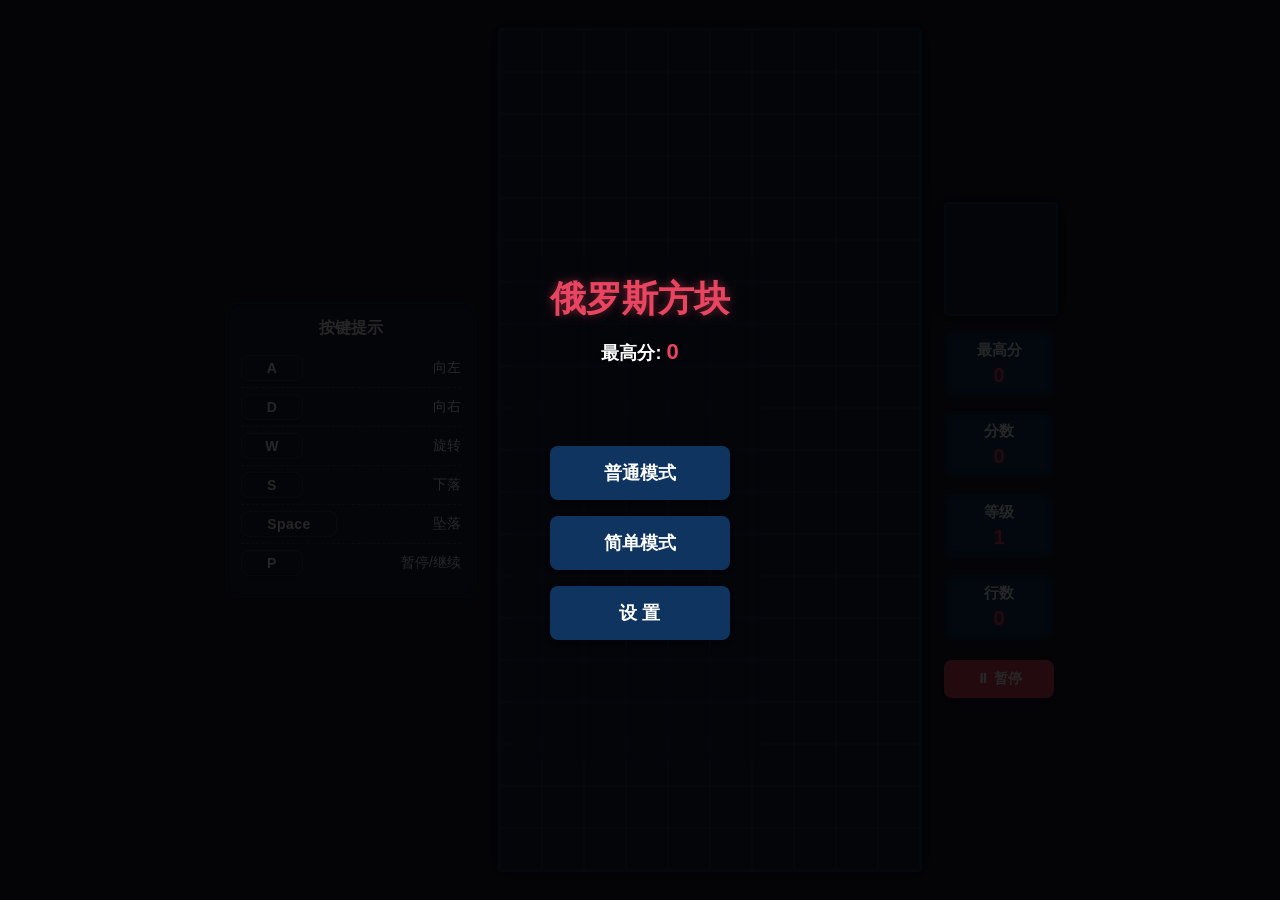
<file: EliminationGame/tetris.html>
<!DOCTYPE html>
<html lang="zh-CN">
<head>
  <meta charset="UTF-8" />
  <meta name="viewport" content="width=device-width, initial-scale=1.0, maximum-scale=1.0, user-scalable=no" />
  <title>俄罗斯方块</title>
  <style>
    :root{
      --bg: #1a1a2e;
      --panel: #16213e;
      --panel2: #0f3460;
      --accent: #e94560;
      --grid: #2a3b5c;
      --text: #fff;
    }

    body {
      margin: 0;
      padding: 0;
      background-color: var(--bg);
      color: var(--text);
      font-family: 'Segoe UI', Tahoma, Geneva, Verdana, sans-serif;
      touch-action: none;
      overflow: hidden;
      display: flex;
      flex-direction: column;
      height: 100vh;
      width: 100vw;
    }

    #game-area {
      flex: 1;
      display: flex;
      justify-content: center;
      align-items: center;
      padding: 10px;
      box-sizing: border-box;
      gap: 15px;
      position: relative;
    }

    canvas {
      background-color: var(--panel);
      border: 2px solid var(--panel2);
      border-radius: 4px;
      box-shadow: 0 0 15px rgba(0, 0, 0, 0.5);
    }

    /* 震屏动画 */
    @keyframes dropShake {
      0% { transform: translateY(0); }
      25% { transform: translateY(8px); }
      50% { transform: translateY(-4px); }
      75% { transform: translateY(2px); }
      100% { transform: translateY(0); }
    }
    .shake {
      animation: dropShake 0.15s ease-out;
    }

    #ui-panel {
      display: flex;
      flex-direction: column;
      gap: 12px;
      width: 80px;
    }

    .info-box {
      background-color: var(--panel2);
      padding: 8px 4px;
      border-radius: 8px;
      text-align: center;
      font-size: 13px;
      font-weight: bold;
      box-shadow: inset 0 0 10px rgba(0,0,0,0.5);
    }

    .info-box span {
      display: block;
      font-size: 16px;
      color: var(--accent);
      margin-top: 4px;
      text-shadow: 0 0 5px rgba(233, 69, 96, 0.5);
      word-break: break-all;
    }

    #next-canvas {
      background-color: var(--panel);
      border: 2px solid var(--panel2);
      border-radius: 4px;
      width: 100%;
    }

    .action-btn {
      background-color: var(--accent);
      color: white;
      border: none;
      border-radius: 8px;
      padding: 10px 5px;
      font-size: 14px;
      font-weight: bold;
      box-shadow: 0 4px 6px rgba(0,0,0,0.3);
      cursor: pointer;
      margin-top: 5px;
    }
    .action-btn:active {
      transform: translateY(2px);
      box-shadow: 0 2px 3px rgba(0,0,0,0.3);
    }

    /* 移动端控制区 */
    #controls {
      height: 180px;
      display: grid;
      grid-template-columns: 1fr 1fr 1fr 1fr;
      grid-template-rows: 1fr 1fr;
      gap: 10px;
      padding: 15px;
      background-color: var(--panel);
      border-top: 2px solid var(--panel2);
      padding-bottom: max(15px, env(safe-area-inset-bottom));
    }

    .btn {
      background-color: var(--panel2);
      border: none;
      border-radius: 12px;
      color: var(--text);
      font-size: 24px;
      font-weight: bold;
      display: flex;
      justify-content: center;
      align-items: center;
      user-select: none;
      -webkit-tap-highlight-color: transparent;
      box-shadow: 0 4px 6px rgba(0,0,0,0.3);
      transition: transform 0.1s, background-color 0.1s;
      cursor: pointer;
    }

    .btn:active, .btn.active {
      background-color: var(--accent);
      transform: translateY(2px);
      box-shadow: 0 2px 3px rgba(0,0,0,0.3);
    }

    #btn-left { grid-column: 1; grid-row: 1 / span 2; }
    #btn-right { grid-column: 4; grid-row: 1 / span 2; }
    #btn-rotate { grid-column: 2 / span 2; grid-row: 1; }
    #btn-down { grid-column: 2; grid-row: 2; font-size: 20px;}
    #btn-hard { grid-column: 3; grid-row: 2; font-size: 20px;}

    /* 遮罩层及菜单 */
    .overlay {
      position: absolute;
      top: 0; left: 0; right: 0; bottom: 0;
      background: rgba(0,0,0,0.85);
      display: flex;
      flex-direction: column;
      justify-content: center;
      align-items: center;
      z-index: 10;
    }

    /* 固定高度的菜单容器 */
    .menu-wrapper {
      position: relative;
      width: 280px;
      height: 380px;
    }
    
    /* 包含更多控件/按钮的菜单需要更高高度 */
    #overlay-settings .menu-wrapper,
    #overlay-pause .menu-wrapper {
      height: 440px; 
    }

    .menu-header {
      position: absolute;
      top: 0;
      left: 0;
      width: 100%;
      height: 120px;
      display: flex;
      flex-direction: column;
      justify-content: center;
      align-items: center;
    }

    .menu-header h1 {
      color: var(--accent);
      margin: 0;
      font-size: 36px;
      text-shadow: 0 0 10px rgba(233, 69, 96, 0.5);
      text-align: center;
    }

    .menu-high-score-text {
      color: var(--text);
      font-size: 18px;
      margin: 15px 0 0 0;
      font-weight: bold;
      text-shadow: 0 0 5px rgba(0,0,0,0.5);
    }

    .menu-high-score-text span {
      color: var(--accent);
      font-size: 22px;
    }

    .menu-buttons {
      position: absolute;
      bottom: 0;
      left: 0;
      width: 100%;
      display: flex;
      flex-direction: column;
      align-items: center;
      gap: 16px;
    }

    .overlay button {
      padding: 15px 20px;
      font-size: 18px;
      background-color: var(--accent);
      color: white;
      border: none;
      border-radius: 8px;
      font-weight: bold;
      margin: 0;
      width: 180px;
      box-sizing: border-box;
      cursor: pointer;
      box-shadow: 0 4px 6px rgba(0,0,0,0.4);
      transition: transform 0.1s, background-color 0.2s;
    }
    
    .overlay button:active {
      transform: translateY(2px);
    }

    .overlay button.secondary {
      background-color: var(--panel2);
    }

    /* 设置界面的控件样式 */
    .setting-item {
      width: 220px;
      background-color: var(--panel2);
      border-radius: 8px;
      padding: 15px 20px;
      box-sizing: border-box;
      display: flex;
      flex-direction: column;
      gap: 10px;
      box-shadow: 0 4px 6px rgba(0,0,0,0.4);
    }
    
    .setting-header {
      display: flex;
      justify-content: space-between;
      align-items: center;
      font-size: 16px;
      font-weight: bold;
    }

    .setting-item input[type=range] {
      -webkit-appearance: none;
      width: 100%;
      background: transparent;
    }

    .setting-item input[type=range]:focus {
      outline: none;
    }

    .setting-item input[type=range]::-webkit-slider-runnable-track {
      width: 100%;
      height: 6px;
      cursor: pointer;
      background: var(--grid);
      border-radius: 3px;
    }

    .setting-item input[type=range]::-webkit-slider-thumb {
      height: 16px;
      width: 16px;
      border-radius: 50%;
      background: var(--accent);
      cursor: pointer;
      -webkit-appearance: none;
      margin-top: -5px;
      box-shadow: 0 0 5px rgba(0,0,0,0.5);
    }
    
    /* 独立开关按钮样式 */
    .toggle-row {
      display: flex;
      justify-content: space-between;
      align-items: center;
      font-size: 16px;
      font-weight: bold;
    }
    .toggle-row span.status {
      color: var(--accent);
      background: rgba(0,0,0,0.3);
      padding: 2px 10px;
      border-radius: 4px;
      cursor: pointer;
      user-select: none;
    }
    .toggle-row.off span.status {
      color: #aaa;
    }

    /* 结算界面得分显示 */
    .score-display {
      text-align: center;
      background: rgba(15, 52, 96, 0.6);
      padding: 20px 0;
      border-radius: 12px;
      border: 1px solid var(--panel2);
      box-shadow: inset 0 0 15px rgba(0,0,0,0.3);
      width: 100%;
      box-sizing: border-box;
    }
    
    .score-display p {
      margin: 0;
      font-size: 22px;
      font-weight: bold;
    }
    
    .score-display .final-score {
      color: #fff;
      font-size: 28px;
    }

    @keyframes pulse {
      from { transform: scale(1); box-shadow: 0 0 5px #ffd700; }
      to { transform: scale(1.1); box-shadow: 0 0 15px #ffd700; }
    }
    #new-record-badge {
      display: none;
      background: #ffd700;
      color: #000;
      padding: 2px 6px;
      border-radius: 6px;
      font-size: 14px;
      margin-left: 10px;
      vertical-align: middle;
      animation: pulse 0.8s infinite alternate;
    }

    #pc-hints {
      display: none;
      width: 220px;
      background: rgba(15, 52, 96, 0.35);
      border: 1px solid rgba(15, 52, 96, 0.9);
      border-radius: 12px;
      padding: 14px 14px;
      box-shadow: inset 0 0 10px rgba(0,0,0,0.35);
      backdrop-filter: blur(6px);
    }
    #pc-hints h3{
      margin: 0 0 10px 0;
      font-size: 16px;
      color: #fff;
      text-align: center;
    }
    .hint-row{
      display: flex;
      justify-content: space-between;
      align-items: center;
      padding: 6px 0;
      border-bottom: 1px dashed rgba(255,255,255,0.15);
      font-size: 14px;
    }
    .hint-row:last-child{ border-bottom: none; }
    .keycap{
      display: inline-flex;
      align-items: center;
      justify-content: center;
      min-width: 44px;
      padding: 4px 8px;
      border-radius: 8px;
      background: rgba(22,33,62,0.9);
      border: 1px solid rgba(255,255,255,0.12);
      box-shadow: 0 3px 6px rgba(0,0,0,0.25);
      font-weight: 800;
      letter-spacing: 0.5px;
    }
    .keycap.space{ min-width: 78px; }

    @media (hover: hover) and (pointer: fine) and (min-width: 900px) {
      #controls{ display: none; }
      #pc-hints{ display: block; }
      #game-area{ gap: 22px; padding: 22px; }
      #ui-panel{ width: 110px; gap: 15px; }
      .info-box{ font-size: 15px; padding: 10px 5px;}
      .info-box span{ font-size: 20px; }
    }
  </style>
</head>
<body>

  <div id="game-area">
    <div id="pc-hints" aria-hidden="true">
      <h3>按键提示</h3>
      <div class="hint-row"><span class="keycap">A</span><span>向左</span></div>
      <div class="hint-row"><span class="keycap">D</span><span>向右</span></div>
      <div class="hint-row"><span class="keycap">W</span><span>旋转</span></div>
      <div class="hint-row"><span class="keycap">S</span><span>下落</span></div>
      <div class="hint-row"><span class="keycap space">Space</span><span>坠落</span></div>
      <div class="hint-row"><span class="keycap">P</span><span>暂停/继续</span></div>
    </div>

    <canvas id="board"></canvas>

    <div id="ui-panel">
      <canvas id="next-canvas"></canvas>
      <div class="info-box">最高分 <span id="ui-high-score">0</span></div>
      <div class="info-box">分数 <span id="score">0</span></div>
      <div class="info-box">等级 <span id="level">1</span></div>
      <div class="info-box">行数 <span id="lines">0</span></div>
      <button class="action-btn" id="pause-btn">⏸ 暂停</button>
    </div>

    <!-- 主菜单 -->
    <div id="overlay-start" class="overlay">
      <div class="menu-wrapper">
        <div class="menu-header">
          <h1>俄罗斯方块</h1>
          <p class="menu-high-score-text">最高分: <span id="menu-high-score">0</span></p>
        </div>
        <div class="menu-buttons">
          <button id="start-normal-btn" class="secondary">普通模式</button>
          <button id="start-easy-btn" class="secondary">简单模式</button>
          <button id="settings-btn" class="secondary">设 置</button>
        </div>
      </div>
    </div>

    <!-- 设置菜单 -->
    <div id="overlay-settings" class="overlay" style="display: none;">
      <div class="menu-wrapper">
        <div class="menu-header">
          <h1>设置</h1>
        </div>
        <div class="menu-buttons">
          <div class="setting-item">
            <div class="setting-header"><span>音乐</span><span id="bgm-val">100%</span></div>
            <input type="range" id="bgm-slider" min="0" max="100" value="100">
          </div>
          <div class="setting-item">
            <div class="setting-header"><span>音效</span><span id="sfx-val">100%</span></div>
            <input type="range" id="sfx-slider" min="0" max="100" value="100">
          </div>
          <div class="setting-item">
            <div class="toggle-row" id="toggle-grid-row">
              <span>网格</span>
              <span class="status" id="grid-status">开</span>
            </div>
          </div>
          <button id="menu-btn-settings">返 回</button> 
        </div>
      </div>
    </div>

    <!-- 暂停菜单 -->
    <div id="overlay-pause" class="overlay" style="display: none;">
      <div class="menu-wrapper">
        <div class="menu-header">
          <h1>游戏暂停</h1>
        </div>
        <div class="menu-buttons">
          <button id="resume-btn" class="secondary">继续游戏</button>
          <button id="restart-btn" class="secondary">重新开始</button>
          <button id="pause-settings-btn" class="secondary">设 置</button> 
          <button id="menu-btn-pause">返回菜单</button>
        </div>
      </div>
    </div>

    <!-- 游戏结束菜单 -->
    <div id="overlay-gameover" class="overlay" style="display: none;">
      <div class="menu-wrapper" style="height: 400px;">
        <div class="menu-header" style="height: 100px;">
          <h1>游戏结束</h1>
        </div>
        <div class="score-display" style="position: absolute; top: 120px;">
          <p class="final-score">得分: <span id="final-score-val">0</span><span id="new-record-badge">新纪录!</span></p>
        </div>
        <div class="menu-buttons">
          <button id="retry-btn" class="secondary">再来一局</button>
          <button id="menu-btn-gameover">返回菜单</button>
        </div>
      </div>
    </div>
  </div>

  <div id="controls">
    <div class="btn" id="btn-left">◀</div>
    <div class="btn" id="btn-rotate">↻ 旋转</div>
    <div class="btn" id="btn-down">▼ 下落</div>
    <div class="btn" id="btn-hard">⏬ 坠落</div>
    <div class="btn" id="btn-right">▶</div>
  </div>

  <script>
    const canvas = document.getElementById('board');
    const ctx = canvas.getContext('2d');
    const nextCanvas = document.getElementById('next-canvas');
    const nextCtx = nextCanvas.getContext('2d');

    // ======= 音乐无缝循环(双缓冲)系统 =======
    const bgmPlaylist = [
      "Ripples in the Matrix.mp3",
      "Soothing Cubes.mp3",
      "Dream of Blocks.mp3",
      "Critical Mass.mp3",
      "Rhythm of Lines.mp3",
      "Land of Illusions.mp3"
    ];
    let currentBgmIndex = 0;

    // 创建两个Audio对象来回交替使用
    const audioPlayers = [new Audio(), new Audio()];
    let activePlayerIndex = 0;

    audioPlayers.forEach(player => {
      player.preload = 'auto'; // 提前缓冲加载
      player.addEventListener('ended', () => {
        // 当前曲目播完时，交换正在工作的播放器
        activePlayerIndex = 1 - activePlayerIndex;
        let nextPlayer = audioPlayers[activePlayerIndex];
        
        currentBgmIndex = (currentBgmIndex + 1) % bgmPlaylist.length;
        
        // 由于它是上一轮提前加载好的，瞬间开始播放不会卡顿
        nextPlayer.currentTime = 0;
        nextPlayer.play().catch(e => console.log("BGM auto-next prevented", e));
        
        // 刚播完的播放器变为空闲，立刻给它派任务去下载下下首歌
        let standbyPlayer = audioPlayers[1 - activePlayerIndex];
        let nextNextIndex = (currentBgmIndex + 1) % bgmPlaylist.length;
        standbyPlayer.src = bgmPlaylist[nextNextIndex];
        standbyPlayer.load();
      });
    });

    // 获取当前正在前台工作的音频对象
    function getActiveAudio() {
      return audioPlayers[activePlayerIndex];
    }

    // 随机开始播放音乐并预加载
    function startRandomBgm() {
      audioPlayers[0].pause();
      audioPlayers[1].pause();
      
      currentBgmIndex = Math.floor(Math.random() * bgmPlaylist.length);
      activePlayerIndex = 0;
      
      let active = audioPlayers[0];
      let standby = audioPlayers[1];
      
      active.src = bgmPlaylist[currentBgmIndex];
      active.currentTime = 0;
      active.play().catch(e => console.log("BGM autoplay prevented", e));
      
      // 马上准备下一首给另一个播放器加载
      let nextIndex = (currentBgmIndex + 1) % bgmPlaylist.length;
      standby.src = bgmPlaylist[nextIndex];
      standby.load();
    }
    // ==========================================

    const COLS = 10;
    const ROWS = 20;
    let BLOCK_SIZE = 20;

    const scoreEl = document.getElementById('score');
    const levelEl = document.getElementById('level');
    const linesEl = document.getElementById('lines');
    
    const uiHighScoreEl = document.getElementById('ui-high-score');
    const menuHighScoreEl = document.getElementById('menu-high-score');

    const overlayStart = document.getElementById('overlay-start');
    const overlaySettings = document.getElementById('overlay-settings');
    const overlayPause = document.getElementById('overlay-pause');
    const overlayGameover = document.getElementById('overlay-gameover');

    const COLORS = [
      null,
      '#00E5FF', // I
      '#2962FF', // J
      '#FF6D00', // L
      '#FFD600', // O
      '#00E676', // S
      '#D500F9', // T
      '#FF1744'  // Z
    ];

    const SHAPES = [
      [],
      [[0, 0, 0, 0], [1, 1, 1, 1], [0, 0, 0, 0], [0, 0, 0, 0]],
      [[2, 0, 0], [2, 2, 2], [0, 0, 0]],
      [[0, 0, 3], [3, 3, 3], [0, 0, 0]],
      [[4, 4], [4, 4]],
      [[0, 5, 5], [5, 5, 0], [0, 0, 0]],
      [[0, 6, 0], [6, 6, 6], [0, 0, 0]],
      [[7, 7, 0], [0, 7, 7], [0, 0, 0]]
    ];

    let board = [];
    let piece = null;
    let nextPiece = null;

    let score = 0;
    let lines = 0;
    let level = 1;
    let currentHighScore = 0;

    let dropCounter = 0;
    let dropInterval = 1000;
    let lastTime = 0;
    let reqAnimId = null;

    let gameOver = false;
    let isPaused = false;
    let gameMode = 'normal'; 
    let previousMenu = 'start'; 

    let bgmVolume = parseFloat(localStorage.getItem('tetrisBgmVol')) ?? 1.0;
    if (isNaN(bgmVolume)) bgmVolume = 1.0;
    
    let sfxVolume = parseFloat(localStorage.getItem('tetrisSfxVol')) ?? 1.0;
    if (isNaN(sfxVolume)) sfxVolume = 1.0;

    let gridEnabled = localStorage.getItem('tetrisGrid') !== 'false';

    const IS_PC = matchMedia('(hover: hover) and (pointer: fine)').matches;

    let isClearing = false;
    let clearAnim = { rows: [], start: 0, duration: 220, phase: 0 };

    let bag = [];
    function initBag() {
      bag = [1, 2, 3, 4, 5, 6, 7];
      for (let i = bag.length - 1; i > 0; i--) {
        const j = Math.floor(Math.random() * (i + 1));
        [bag[i], bag[j]] = [bag[j], bag[i]];
      }
    }

    function getNextPieceType() {
      if (bag.length === 0) initBag();
      return bag.pop();
    }

    function randomPiece() {
      const typeId = getNextPieceType();
      const matrix = SHAPES[typeId];
      return {
        matrix,
        pos: { x: Math.floor(COLS / 2) - Math.floor(matrix.length / 2), y: 0 }
      };
    }

    // ===== 音效 =====
    let audioCtx = null;
    function initAudio() {
      if (!audioCtx) audioCtx = new (window.AudioContext || window.webkitAudioContext)();
      if (audioCtx.state === 'suspended') audioCtx.resume();
    }

    function playTone(freq, type, duration, baseVol = 0.1) {
      if (sfxVolume <= 0) return;
      if (!audioCtx || audioCtx.state === 'suspended') return;
      const osc = audioCtx.createOscillator();
      const gain = audioCtx.createGain();

      osc.type = type;
      osc.frequency.setValueAtTime(freq, audioCtx.currentTime);

      const vol = baseVol * Math.pow(sfxVolume, 2); 
      gain.gain.setValueAtTime(vol, audioCtx.currentTime);
      gain.gain.exponentialRampToValueAtTime(0.001, audioCtx.currentTime + duration);

      osc.connect(gain);
      gain.connect(audioCtx.destination);

      osc.start();
      osc.stop(audioCtx.currentTime + duration);
    }

    function playPop() {
      if (sfxVolume <= 0) return;
      if (!audioCtx || audioCtx.state !== 'running') return;
      const now = audioCtx.currentTime;
      const osc = audioCtx.createOscillator();
      const gain = audioCtx.createGain();
      osc.type = 'sine';
      osc.frequency.setValueAtTime(400, now);
      osc.frequency.exponentialRampToValueAtTime(1200, now + 0.07);
      
      const vol = 0.12 * Math.pow(sfxVolume, 2);
      gain.gain.setValueAtTime(vol, now);
      gain.gain.exponentialRampToValueAtTime(0.0001, now + 0.1);
      
      osc.connect(gain);
      gain.connect(audioCtx.destination);
      osc.start();
      osc.stop(now + 0.1);
    }

    const SFX = {
      move: () => playTone(800, 'sine', 0.05, 0.08),
      rotate: () => {
        playTone(600, 'triangle', 0.05, 0.1);
        setTimeout(() => playTone(900, 'triangle', 0.08, 0.1), 30);
      },
      lock: () => playPop(),
      clear: () => {
        const notes = [523.25, 659.25, 783.99, 1046.50];
        notes.forEach((f, i) => setTimeout(() => playTone(f, 'sine', 0.3, 0.15), i * 40));
      }
    };
    
    function refreshHighScoreDisplay() {
      currentHighScore = parseInt(localStorage.getItem('tetrisHighScore') || '0', 10);
      menuHighScoreEl.innerText = currentHighScore;
      uiHighScoreEl.innerText = currentHighScore;
    }

    function applySettings() {
      const vol = Math.pow(bgmVolume, 2);
      // 更新两个缓冲播放器的音量
      audioPlayers.forEach(p => p.volume = vol);
      
      document.getElementById('bgm-slider').value = Math.round(bgmVolume * 100);
      document.getElementById('bgm-val').innerText = Math.round(bgmVolume * 100) + '%';
      
      document.getElementById('sfx-slider').value = Math.round(sfxVolume * 100);
      document.getElementById('sfx-val').innerText = Math.round(sfxVolume * 100) + '%';
      
      const toggleRow = document.getElementById('toggle-grid-row');
      const statusGrid = document.getElementById('grid-status');
      if(gridEnabled) {
        toggleRow.classList.remove('off');
        statusGrid.innerText = '开';
      } else {
        toggleRow.classList.add('off');
        statusGrid.innerText = '关';
      }
    }

    function resize() {
      const gameArea = document.getElementById('game-area');

      if (IS_PC) {
        const availableH = gameArea.clientHeight - 44;
        const availableW = gameArea.clientWidth - (220 + 110 + 22 * 2 + 30);
        const maxH = Math.max(200, availableH);
        const maxW = Math.max(200, availableW);
        BLOCK_SIZE = Math.floor(Math.min(maxW / COLS, maxH / ROWS));
      } else {
        const maxH = gameArea.clientHeight - 20;
        const maxW = gameArea.clientWidth - 110;
        BLOCK_SIZE = Math.floor(Math.min(maxW / COLS, maxH / ROWS));
      }

      BLOCK_SIZE = Math.max(12, BLOCK_SIZE);
      const dpr = window.devicePixelRatio || 1;

      const logicalWidth = BLOCK_SIZE * COLS;
      const logicalHeight = BLOCK_SIZE * ROWS;
      
      canvas.style.width = logicalWidth + 'px';
      canvas.style.height = logicalHeight + 'px';
      canvas.width = logicalWidth * dpr;
      canvas.height = logicalHeight * dpr;
      
      ctx.setTransform(1, 0, 0, 1, 0, 0);
      ctx.scale(dpr, dpr);

      const nextLogicalSize = IS_PC ? 110 : 80;
      nextCanvas.style.width = nextLogicalSize + 'px';
      nextCanvas.style.height = nextLogicalSize + 'px';
      nextCanvas.width = nextLogicalSize * dpr;
      nextCanvas.height = nextLogicalSize * dpr;

      nextCtx.setTransform(1, 0, 0, 1, 0, 0);
      nextCtx.scale(dpr, dpr);

      draw();
      drawNext();
    }
    window.addEventListener('resize', resize);

    function createMatrix(w, h) {
      const matrix = [];
      while (h--) matrix.push(new Array(w).fill(0));
      return matrix;
    }

    function rotateMatrix(matrix) {
      const N = matrix.length;
      const res = createMatrix(N, N);
      for (let y = 0; y < N; ++y) {
        for (let x = 0; x < N; ++x) {
          res[x][N - 1 - y] = matrix[y][x];
        }
      }
      return res;
    }

    function checkCollision(m, pos) {
      for (let y = 0; y < m.length; ++y) {
        for (let x = 0; x < m[y].length; ++x) {
          if (m[y][x] !== 0 && (board[y + pos.y] && board[y + pos.y][x + pos.x]) !== 0) {
            return true;
          }
        }
      }
      return false;
    }

    function merge() {
      piece.matrix.forEach((row, y) => {
        row.forEach((value, x) => {
          if (value !== 0) {
            board[y + piece.pos.y][x + piece.pos.x] = value;
          }
        });
      });
    }

    function findFullRows() {
      const full = [];
      for (let y = ROWS - 1; y >= 0; --y) {
        let ok = true;
        for (let x = 0; x < COLS; ++x) {
          if (board[y][x] === 0) { ok = false; break; }
        }
        if (ok) full.push(y);
      }
      return full;
    }

    function applyClearRows(rowsToClear) {
      const rows = rowsToClear.slice().sort((a,b)=>a-b);
      for (let i = 0; i < rows.length; i++) {
        const y = rows[i];
        const row = board.splice(y, 1)[0].fill(0);
        board.unshift(row);
      }
    }

    function updateScoreAndLevel(linesCleared) {
      if (linesCleared <= 0) return;
      lines += linesCleared;
      linesEl.innerText = lines;
      const points = [0, 40, 100, 300, 1200];
      score += points[linesCleared] * level;
      scoreEl.innerText = score;
      
      if (score > currentHighScore) {
        currentHighScore = score;
        uiHighScoreEl.innerText = currentHighScore;
      }
      level = Math.floor(lines / 10) + 1;
      levelEl.innerText = level;
      dropInterval = Math.max(100, 1000 - (level - 1) * 100);
    }

    function triggerGameOver() {
      gameOver = true;
      getActiveAudio().pause(); // 死亡停止当前BGM
      
      document.getElementById('final-score-val').innerText = score;
      let savedHighScore = parseInt(localStorage.getItem('tetrisHighScore') || '0', 10);
      const newRecordBadge = document.getElementById('new-record-badge');
      
      if (score > savedHighScore && score > 0) {
        localStorage.setItem('tetrisHighScore', score.toString());
        newRecordBadge.style.display = 'inline-block';
      } else {
        newRecordBadge.style.display = 'none';
      }
      overlayGameover.style.display = 'flex';
    }

    function lockPiece() {
      merge();
      const rowsToClear = findFullRows();
      if (rowsToClear.length > 0) {
        isClearing = true;
        clearAnim.rows = rowsToClear;
        clearAnim.start = performance.now();
        clearAnim.phase = 0;
        SFX.clear();
      } else {
        SFX.lock();
        piece = nextPiece;
        nextPiece = randomPiece();
        drawNext();
        if (checkCollision(piece.matrix, piece.pos)) triggerGameOver();
      }
    }

    function playerDrop(isManual = false) {
      if (isPaused || gameOver || isClearing || !piece) return;
      piece.pos.y++;
      if (checkCollision(piece.matrix, piece.pos)) {
        piece.pos.y--;
        lockPiece();
      } else {
        if (isManual) SFX.move();
      }
      dropCounter = 0;
    }

    function playerHardDrop() {
      if (isPaused || gameOver || isClearing || !piece) return;
      while (!checkCollision(piece.matrix, { x: piece.pos.x, y: piece.pos.y + 1 })) {
        piece.pos.y++;
        score += 2;
      }
      
      canvas.classList.remove('shake');
      void canvas.offsetWidth;
      canvas.classList.add('shake');

      scoreEl.innerText = score;
      
      if (score > currentHighScore) {
        currentHighScore = score;
        uiHighScoreEl.innerText = currentHighScore;
      }
      
      lockPiece();
      dropCounter = 0;
    }

    function playerMove(dir) {
      if (isPaused || gameOver || isClearing || !piece) return;
      piece.pos.x += dir;
      if (checkCollision(piece.matrix, piece.pos)) {
        piece.pos.x -= dir;
      } else {
        SFX.move();
      }
    }

    function playerRotate() {
      if (isPaused || gameOver || isClearing || !piece) return;
      const rotated = rotateMatrix(piece.matrix);
      const pos = piece.pos.x;
      let offset = 1;
      while (checkCollision(rotated, piece.pos)) {
        piece.pos.x += offset;
        offset = -(offset + (offset > 0 ? 1 : -1));
        if (offset > piece.matrix[0].length) {
          piece.pos.x = pos;
          return;
        }
      }
      piece.matrix = rotated;
      SFX.rotate();
    }

    function draw3DBlock(context, x, y, size, color, alpha = 1, scale = 1) {
      const padding = 1;
      const actSize = (size - padding * 2) * scale;
      const px = x + padding + ((size - padding * 2) - actSize) / 2;
      const py = y + padding + ((size - padding * 2) - actSize) / 2;
      const edge = Math.max(2, actSize * 0.15);

      context.save();
      context.globalAlpha = alpha;

      context.fillStyle = color;
      context.fillRect(px, py, actSize, actSize);

      context.fillStyle = 'rgba(255, 255, 255, 0.40)';
      context.beginPath();
      context.moveTo(px, py);
      context.lineTo(px + actSize, py);
      context.lineTo(px + actSize - edge, py + edge);
      context.lineTo(px + edge, py + edge);
      context.fill();

      context.fillStyle = 'rgba(255, 255, 255, 0.20)';
      context.beginPath();
      context.moveTo(px, py);
      context.lineTo(px + edge, py + edge);
      context.lineTo(px + edge, py + actSize - edge);
      context.lineTo(px, py + actSize);
      context.fill();

      context.fillStyle = 'rgba(0, 0, 0, 0.20)';
      context.beginPath();
      context.moveTo(px + actSize, py);
      context.lineTo(px + actSize, py + actSize);
      context.lineTo(px + actSize - edge, py + actSize - edge);
      context.lineTo(px + actSize - edge, py + edge);
      context.fill();

      context.fillStyle = 'rgba(0, 0, 0, 0.40)';
      context.beginPath();
      context.moveTo(px, py + actSize);
      context.lineTo(px + actSize, py + actSize);
      context.lineTo(px + actSize - edge, py + actSize - edge);
      context.lineTo(px + edge, py + actSize - edge);
      context.fill();

      context.fillStyle = 'rgba(255, 255, 255, 0.25)';
      context.beginPath();
      context.rect(px + edge, py + edge, actSize - edge * 2, (actSize - edge * 2) * 0.4);
      context.fill();

      context.strokeStyle = 'rgba(0,0,0,0.55)';
      context.lineWidth = 1;
      context.strokeRect(px, py, actSize, actSize);

      context.restore();
    }

    function drawMatrix(matrix, offset, context = ctx, blockSize = BLOCK_SIZE) {
      matrix.forEach((row, y) => {
        row.forEach((value, x) => {
          if (value !== 0) {
            draw3DBlock(
              context,
              (x + offset.x) * blockSize,
              (y + offset.y) * blockSize,
              blockSize,
              COLORS[value]
            );
          }
        });
      });
    }

    function drawGrid() {
      if (!gridEnabled) return; 
      ctx.strokeStyle = '#2a3b5c';
      ctx.lineWidth = 1;
      for (let i = 0; i <= COLS; i++) {
        ctx.beginPath();
        ctx.moveTo(i * BLOCK_SIZE, 0);
        ctx.lineTo(i * BLOCK_SIZE, ROWS * BLOCK_SIZE);
        ctx.stroke();
      }
      for (let i = 0; i <= ROWS; i++) {
        ctx.beginPath();
        ctx.moveTo(0, i * BLOCK_SIZE);
        ctx.lineTo(COLS * BLOCK_SIZE, i * BLOCK_SIZE);
        ctx.stroke();
      }
    }

    function drawNext() {
      const logicalSize = IS_PC ? 110 : 80;
      nextCtx.clearRect(0, 0, logicalSize, logicalSize);
      if (!nextPiece) return;
      const bSize = 20;
      const w = nextPiece.matrix[0].length * bSize;
      const h = nextPiece.matrix.length * bSize;
      const offsetX = (logicalSize - w) / 2 / bSize;
      const offsetY = (logicalSize - h) / 2 / bSize;
      drawMatrix(nextPiece.matrix, { x: offsetX, y: offsetY }, nextCtx, bSize);
    }

    function drawBoardWithClearAnim() {
      const clearingRows = new Set(clearAnim.rows);
      const t = clearAnim.phase; 
      const easeOut = 1 - Math.pow(1 - t, 3);
      const flash = Math.sin(Math.min(1, t * 2) * Math.PI) * 0.35; 
      const alpha = (t < 0.55) ? 1 : (1 - (t - 0.55) / 0.45); 
      const scale = (t < 0.55) ? 1 : (1 - (t - 0.55) / 0.45) * 0.55 + 0.45; 

      for (let y = 0; y < ROWS; y++) {
        for (let x = 0; x < COLS; x++) {
          const v = board[y][x];
          if (!v) continue;

          if (!clearingRows.has(y)) {
            draw3DBlock(ctx, x * BLOCK_SIZE, y * BLOCK_SIZE, BLOCK_SIZE, COLORS[v], 1, 1);
          } else {
            const a = Math.max(0, alpha);
            draw3DBlock(ctx, x * BLOCK_SIZE, y * BLOCK_SIZE, BLOCK_SIZE, COLORS[v], a, scale);

            ctx.save();
            ctx.globalAlpha = (a * 0.55) + flash;
            ctx.fillStyle = 'rgba(255,255,255,0.85)';
            const pad = 2;
            ctx.fillRect(x * BLOCK_SIZE + pad, y * BLOCK_SIZE + pad, BLOCK_SIZE - pad * 2, BLOCK_SIZE - pad * 2);
            ctx.restore();
          }
        }
      }

      ctx.save();
      ctx.globalAlpha = 0.25 * (1 - easeOut);
      ctx.fillStyle = 'rgba(255,255,255,0.7)';
      for (const y of clearAnim.rows) {
        const yy = y * BLOCK_SIZE;
        ctx.fillRect(0, yy + BLOCK_SIZE * 0.35, COLS * BLOCK_SIZE, BLOCK_SIZE * 0.25);
      }
      ctx.restore();
    }

    function drawGhost() {
      if (gameMode !== 'easy' || !piece || isClearing || gameOver || isPaused) return;
      const ghostPos = { x: piece.pos.x, y: piece.pos.y };
      while (!checkCollision(piece.matrix, { x: ghostPos.x, y: ghostPos.y + 1 })) {
        ghostPos.y++;
      }
      ctx.save();
      ctx.lineWidth = 2;
      piece.matrix.forEach((row, y) => {
        row.forEach((value, x) => {
          if (value !== 0) {
            const px = (x + ghostPos.x) * BLOCK_SIZE;
            const py = (y + ghostPos.y) * BLOCK_SIZE;
            const pad = 1;
            ctx.strokeStyle = 'rgba(255, 255, 255, 0.2)';
            ctx.strokeRect(px + pad, py + pad, BLOCK_SIZE - pad*2, BLOCK_SIZE - pad*2);
            ctx.fillStyle = 'rgba(255, 255, 255, 0.03)';
            ctx.fillRect(px + pad, py + pad, BLOCK_SIZE - pad*2, BLOCK_SIZE - pad*2);
          }
        });
      });
      ctx.restore();
    }

    function draw() {
      ctx.clearRect(0, 0, COLS * BLOCK_SIZE, ROWS * BLOCK_SIZE);
      drawGrid();
      if (isClearing) {
        drawBoardWithClearAnim();
      } else {
        drawMatrix(board, { x: 0, y: 0 });
      }
      if (piece && !isClearing) {
        drawGhost();
        drawMatrix(piece.matrix, piece.pos);
      }
    }

    function update(time = 0) {
      if (gameOver || isPaused || overlayStart.style.display !== 'none' || overlaySettings.style.display !== 'none') return;
      const deltaTime = time - lastTime;
      lastTime = time;

      if (isClearing) {
        const elapsed = time - clearAnim.start;
        clearAnim.phase = Math.min(1, elapsed / clearAnim.duration);
        if (clearAnim.phase >= 1) {
          const clearedCount = clearAnim.rows.length;
          applyClearRows(clearAnim.rows);
          updateScoreAndLevel(clearedCount);
          isClearing = false;
          clearAnim.rows = [];
          clearAnim.phase = 0;
          piece = nextPiece;
          nextPiece = randomPiece();
          drawNext();
          if (checkCollision(piece.matrix, piece.pos)) {
            triggerGameOver();
            draw();
            return;
          }
          dropCounter = 0;
        }
        draw();
        reqAnimId = requestAnimationFrame(update);
        return;
      }

      dropCounter += deltaTime;
      if (dropCounter > dropInterval) playerDrop(false);

      draw();
      reqAnimId = requestAnimationFrame(update);
    }

    function startGame(mode) {
      gameMode = mode;
      resetGame();
    }

    function resetGame() {
      initAudio();
      refreshHighScoreDisplay();

      // 开局随机挑选一首歌并预加载双缓冲播放器
      startRandomBgm();

      board = createMatrix(COLS, ROWS);
      score = 0;
      lines = 0;
      level = 1;
      dropInterval = 1000;
      bag = [];

      scoreEl.innerText = score;
      linesEl.innerText = lines;
      levelEl.innerText = level;

      piece = randomPiece();
      nextPiece = randomPiece();
      drawNext();

      gameOver = false;
      isPaused = false;
      isClearing = false;
      clearAnim.rows = [];
      clearAnim.phase = 0;

      dropCounter = 0;
      lastTime = performance.now();

      overlayStart.style.display = 'none';
      overlaySettings.style.display = 'none';
      overlayPause.style.display = 'none';
      overlayGameover.style.display = 'none';

      if (reqAnimId) cancelAnimationFrame(reqAnimId);
      update();
    }

    function returnToMenu() {
      isPaused = true;
      if (reqAnimId) cancelAnimationFrame(reqAnimId);
      
      getActiveAudio().pause(); // 回到主菜单停止当前BGM
      
      refreshHighScoreDisplay();
      board = createMatrix(COLS, ROWS);
      piece = null;
      draw(); 

      overlayPause.style.display = 'none';
      overlayGameover.style.display = 'none';
      overlaySettings.style.display = 'none';
      overlayStart.style.display = 'flex';
    }

    function togglePause() {
      if (gameOver || overlayStart.style.display !== 'none' || overlaySettings.style.display !== 'none') return;
      isPaused = true;
      getActiveAudio().pause(); // 暂停当前BGM
      overlayPause.style.display = 'flex';
      if (reqAnimId) cancelAnimationFrame(reqAnimId);
    }

    function resumeGame() {
      initAudio();
      isPaused = false;
      getActiveAudio().play().catch(e => console.log(e)); // 恢复BGM
      overlayPause.style.display = 'none';
      lastTime = performance.now();
      update();
    }

    const bindBtn = (id, action, continuous = false) => {
      const btn = document.getElementById(id);
      let timer = null;
      let intTimer = null;

      const trigger = (e) => {
        if (e) e.preventDefault();
        if (gameOver || isPaused) return;
        initAudio();
        action();
        btn.classList.add('active');
      };

      const release = (e) => {
        if (e) e.preventDefault();
        btn.classList.remove('active');
        clearTimeout(timer);
        clearInterval(intTimer);
      };

      btn.addEventListener('touchstart', (e) => {
        trigger(e);
        if (continuous) timer = setTimeout(() => { intTimer = setInterval(action, 80); }, 200);
      }, { passive: false });

      btn.addEventListener('touchend', release);
      btn.addEventListener('touchcancel', release);

      btn.addEventListener('mousedown', (e) => {
        trigger(e);
        if (continuous) timer = setTimeout(() => { intTimer = setInterval(action, 80); }, 200);
      });
      btn.addEventListener('mouseup', release);
      btn.addEventListener('mouseleave', release);
    };

    bindBtn('btn-left', () => playerMove(-1), true);
    bindBtn('btn-right', () => playerMove(1), true);
    bindBtn('btn-down', () => playerDrop(true), true);
    bindBtn('btn-rotate', () => playerRotate(), false);
    bindBtn('btn-hard', () => playerHardDrop(), false);

    const bindClick = (id, fn) => {
      const el = document.getElementById(id);
      if(!el) return;
      el.addEventListener('click', fn);
      el.addEventListener('touchstart', (e) => { e.preventDefault(); fn(); }, { passive: false });
    };

    bindClick('start-normal-btn', () => startGame('normal'));
    bindClick('start-easy-btn', () => startGame('easy'));
    
    // 主菜单进入设置
    bindClick('settings-btn', () => {
      previousMenu = 'start';
      overlayStart.style.display = 'none';
      overlaySettings.style.display = 'flex';
      applySettings();
    });

    // 暂停菜单进入设置
    bindClick('pause-settings-btn', () => {
      previousMenu = 'pause';
      overlayPause.style.display = 'none';
      overlaySettings.style.display = 'flex';
      applySettings();
    });

    // 设置界面的返回按钮逻辑
    bindClick('menu-btn-settings', () => {
      overlaySettings.style.display = 'none';
      if (previousMenu === 'pause') {
        overlayPause.style.display = 'flex';
      } else {
        overlayStart.style.display = 'flex';
        draw(); 
      }
    });

    // 设置滑块监听
    const bgmSlider = document.getElementById('bgm-slider');
    bgmSlider.addEventListener('input', (e) => {
      bgmVolume = e.target.value / 100;
      // 调节音量时应用平方曲线(双播放器同步调整)
      const vol = Math.pow(bgmVolume, 2);
      audioPlayers.forEach(p => p.volume = vol);
      document.getElementById('bgm-val').innerText = e.target.value + '%';
      localStorage.setItem('tetrisBgmVol', bgmVolume);
    });

    const sfxSlider = document.getElementById('sfx-slider');
    sfxSlider.addEventListener('input', (e) => {
      sfxVolume = e.target.value / 100;
      document.getElementById('sfx-val').innerText = e.target.value + '%';
      localStorage.setItem('tetrisSfxVol', sfxVolume);
      
      // 滑动时播放一个测试音效
      if (Date.now() - (sfxSlider.lastPlay || 0) > 100) {
         initAudio();
         playPop();
         sfxSlider.lastPlay = Date.now();
      }
    });

    document.getElementById('toggle-grid-row').addEventListener('click', () => {
      gridEnabled = !gridEnabled;
      localStorage.setItem('tetrisGrid', gridEnabled);
      applySettings();
    });

    bindClick('resume-btn', resumeGame);
    bindClick('restart-btn', resetGame);
    bindClick('menu-btn-pause', returnToMenu);

    bindClick('retry-btn', resetGame);
    bindClick('menu-btn-gameover', returnToMenu);

    bindClick('pause-btn', togglePause);

    document.addEventListener('keydown', (e) => {
      if (overlayStart.style.display !== 'none') {
        if (e.code === 'Space' || e.key === 'Enter') {
          e.preventDefault();
          startGame('normal');
        }
        return;
      }
      
      if (overlaySettings.style.display !== 'none') return;
      if (gameOver) return;

      if (isPaused) {
        if (e.key === 'p' || e.key === 'P' || e.key === 'Escape' || e.key === 'Enter') {
          e.preventDefault();
          resumeGame();
        }
        return;
      }

      if (isClearing) return;

      initAudio();
      const k = e.key;
      const code = e.code;

      if (code === 'Space') e.preventDefault();

      if (k === 'a' || k === 'A') return playerMove(-1);
      if (k === 'd' || k === 'D') return playerMove(1);
      if (k === 'w' || k === 'W') return playerRotate();
      if (k === 's' || k === 'S') return playerDrop(true);
      if (code === 'Space') return playerHardDrop();

      if (k === 'p' || k === 'P') {
        e.preventDefault();
        togglePause();
        return;
      }

      if (k === 'ArrowLeft') return playerMove(-1);
      if (k === 'ArrowRight') return playerMove(1);
      if (k === 'ArrowUp') return playerRotate();
      if (k === 'ArrowDown') return playerDrop(true);
    });

    refreshHighScoreDisplay();
    applySettings();
    board = createMatrix(COLS, ROWS);
    resize();
    draw(); 
  </script>
</body>
</html>
</file>
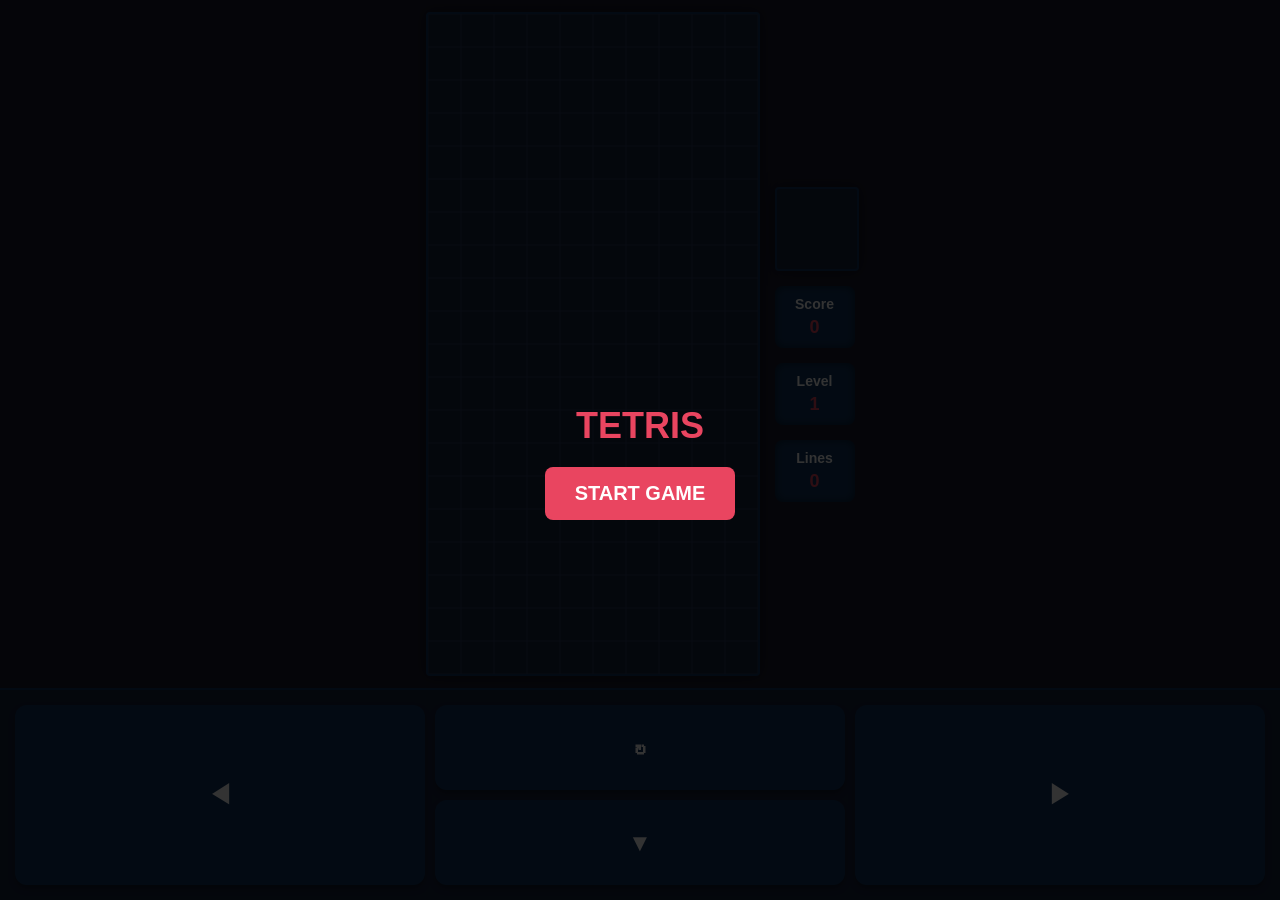
<file: EliminationGame/v1.html>
<!DOCTYPE html>
<html lang="zh-CN">
<head>
    <meta charset="UTF-8">
    <meta name="viewport" content="width=device-width, initial-scale=1.0, maximum-scale=1.0, user-scalable=no">
    <title>Tetris Mobile</title>
    <style>
        body {
            margin: 0;
            padding: 0;
            background-color: #1a1a2e;
            color: #fff;
            font-family: 'Segoe UI', Tahoma, Geneva, Verdana, sans-serif;
            touch-action: none; /* Prevent zooming and scrolling */
            overflow: hidden;
            display: flex;
            flex-direction: column;
            height: 100vh;
            width: 100vw;
        }

        #game-area {
            flex: 1;
            display: flex;
            justify-content: center;
            align-items: center;
            padding: 10px;
            box-sizing: border-box;
            gap: 15px;
        }

        canvas {
            background-color: #16213e;
            border: 2px solid #0f3460;
            border-radius: 4px;
            box-shadow: 0 0 15px rgba(0, 0, 0, 0.5);
        }

        #ui-panel {
            display: flex;
            flex-direction: column;
            gap: 15px;
            width: 80px;
        }

        .info-box {
            background-color: #0f3460;
            padding: 10px 5px;
            border-radius: 8px;
            text-align: center;
            font-size: 14px;
            font-weight: bold;
            box-shadow: inset 0 0 10px rgba(0,0,0,0.5);
        }

        .info-box span {
            display: block;
            font-size: 18px;
            color: #e94560;
            margin-top: 5px;
        }

        #next-canvas {
            background-color: #16213e;
            border: 2px solid #0f3460;
            border-radius: 4px;
            width: 100%;
            height: 80px;
        }

        #controls {
            height: 180px;
            display: grid;
            grid-template-columns: 1fr 1fr 1fr;
            grid-template-rows: 1fr 1fr;
            gap: 10px;
            padding: 15px;
            background-color: #16213e;
            border-top: 2px solid #0f3460;
            padding-bottom: max(15px, env(safe-area-inset-bottom));
        }

        .btn {
            background-color: #0f3460;
            border: none;
            border-radius: 12px;
            color: #fff;
            font-size: 24px;
            font-weight: bold;
            display: flex;
            justify-content: center;
            align-items: center;
            user-select: none;
            -webkit-tap-highlight-color: transparent;
            box-shadow: 0 4px 6px rgba(0,0,0,0.3);
            transition: transform 0.1s, background-color 0.1s;
        }

        .btn:active, .btn.active {
            background-color: #e94560;
            transform: translateY(2px);
            box-shadow: 0 2px 3px rgba(0,0,0,0.3);
        }

        #btn-left { grid-column: 1; grid-row: 1 / span 2; }
        #btn-right { grid-column: 3; grid-row: 1 / span 2; }
        #btn-rotate { grid-column: 2; grid-row: 1; }
        #btn-down { grid-column: 2; grid-row: 2; }

        #overlay {
            position: absolute;
            top: 0; left: 0; right: 0; bottom: 0;
            background: rgba(0,0,0,0.8);
            display: flex;
            flex-direction: column;
            justify-content: center;
            align-items: center;
            z-index: 10;
        }

        #overlay h1 {
            color: #e94560;
            margin-bottom: 20px;
            font-size: 36px;
        }

        #overlay button {
            padding: 15px 30px;
            font-size: 20px;
            background-color: #e94560;
            color: white;
            border: none;
            border-radius: 8px;
            font-weight: bold;
        }
    </style>
</head>
<body>

    <div id="game-area">
        <canvas id="board"></canvas>
        <div id="ui-panel">
            <canvas id="next-canvas"></canvas>
            <div class="info-box">Score <span id="score">0</span></div>
            <div class="info-box">Level <span id="level">1</span></div>
            <div class="info-box">Lines <span id="lines">0</span></div>
        </div>
    </div>

    <div id="controls">
        <div class="btn" id="btn-left">◀</div>
        <div class="btn" id="btn-rotate">↻</div>
        <div class="btn" id="btn-down">▼</div>
        <div class="btn" id="btn-right">▶</div>
    </div>

    <div id="overlay">
        <h1>TETRIS</h1>
        <button id="start-btn">START GAME</button>
    </div>

    <script>
        const canvas = document.getElementById('board');
        const ctx = canvas.getContext('2d');
        const nextCanvas = document.getElementById('next-canvas');
        const nextCtx = nextCanvas.getContext('2d');

        const COLS = 10;
        const ROWS = 20;
        let BLOCK_SIZE = 20; // Will be calculated dynamically

        // UI Elements
        const scoreEl = document.getElementById('score');
        const levelEl = document.getElementById('level');
        const linesEl = document.getElementById('lines');
        const overlay = document.getElementById('overlay');
        const startBtn = document.getElementById('start-btn');

        // Colors
        const COLORS = [
            null,
            '#00FFFF', // I - Cyan
            '#0000FF', // J - Blue
            '#FFA500', // L - Orange
            '#FFFF00', // O - Yellow
            '#00FF00', // S - Green
            '#800080', // T - Purple
            '#FF0000'  // Z - Red
        ];

        // Tetromino shapes
        const SHAPES = [
            [],
            [[0, 0, 0, 0], [1, 1, 1, 1], [0, 0, 0, 0], [0, 0, 0, 0]], // I
            [[2, 0, 0], [2, 2, 2], [0, 0, 0]], // J
            [[0, 0, 3], [3, 3, 3], [0, 0, 0]], // L
            [[4, 4], [4, 4]], // O
            [[0, 5, 5], [5, 5, 0], [0, 0, 0]], // S
            [[0, 6, 0], [6, 6, 6], [0, 0, 0]], // T
            [[7, 7, 0], [0, 7, 7], [0, 0, 0]]  // Z
        ];

        let board = [];
        let piece = null;
        let nextPiece = null;
        let score = 0;
        let lines = 0;
        let level = 1;
        let dropCounter = 0;
        let dropInterval = 1000;
        let lastTime = 0;
        let reqAnimId = null;
        let gameOver = false;

        // Resize Canvas dynamically
        function resize() {
            const gameArea = document.getElementById('game-area');
            const maxH = gameArea.clientHeight - 20;
            const maxW = gameArea.clientWidth - 110; // Minus sidebar and gap
            
            BLOCK_SIZE = Math.floor(Math.min(maxW / COLS, maxH / ROWS));
            canvas.width = BLOCK_SIZE * COLS;
            canvas.height = BLOCK_SIZE * ROWS;
            
            nextCanvas.width = 80;
            nextCanvas.height = 80;
            draw();
        }
        window.addEventListener('resize', resize);

        // Matrix Operations
        function createMatrix(w, h) {
            const matrix = [];
            while (h--) matrix.push(new Array(w).fill(0));
            return matrix;
        }

        function rotateMatrix(matrix) {
            const N = matrix.length;
            const res = createMatrix(N, N);
            for (let y = 0; y < N; ++y) {
                for (let x = 0; x < N; ++x) {
                    res[x][N - 1 - y] = matrix[y][x];
                }
            }
            return res;
        }

        function checkCollision(m, pos) {
            for (let y = 0; y < m.length; ++y) {
                for (let x = 0; x < m[y].length; ++x) {
                    if (m[y][x] !== 0 &&
                       (board[y + pos.y] && board[y + pos.y][x + pos.x]) !== 0) {
                        return true;
                    }
                }
            }
            return false;
        }

        // Game Actions
        function randomPiece() {
            const typeId = Math.floor(Math.random() * 7) + 1;
            return {
                matrix: SHAPES[typeId],
                pos: { x: Math.floor(COLS / 2) - Math.floor(SHAPES[typeId].length / 2), y: 0 }
            };
        }

        function merge() {
            piece.matrix.forEach((row, y) => {
                row.forEach((value, x) => {
                    if (value !== 0) {
                        board[y + piece.pos.y][x + piece.pos.x] = value;
                    }
                });
            });
        }

        function clearLines() {
            let linesCleared = 0;
            outer: for (let y = ROWS - 1; y >= 0; --y) {
                for (let x = 0; x < COLS; ++x) {
                    if (board[y][x] === 0) continue outer;
                }
                const row = board.splice(y, 1)[0].fill(0);
                board.unshift(row);
                ++y;
                linesCleared++;
            }

            if (linesCleared > 0) {
                lines += linesCleared;
                linesEl.innerText = lines;
                const points = [0, 40, 100, 300, 1200];
                score += points[linesCleared] * level;
                scoreEl.innerText = score;
                
                // Update Level
                level = Math.floor(lines / 10) + 1;
                levelEl.innerText = level;
                dropInterval = Math.max(100, 1000 - (level - 1) * 100);
            }
        }

        function playerDrop() {
            piece.pos.y++;
            if (checkCollision(piece.matrix, piece.pos)) {
                piece.pos.y--;
                merge();
                clearLines();
                piece = nextPiece;
                nextPiece = randomPiece();
                drawNext();
                if (checkCollision(piece.matrix, piece.pos)) {
                    gameOver = true;
                    overlay.style.display = 'flex';
                    overlay.querySelector('h1').innerText = 'GAME OVER';
                }
            }
            dropCounter = 0;
        }

        function playerMove(dir) {
            piece.pos.x += dir;
            if (checkCollision(piece.matrix, piece.pos)) {
                piece.pos.x -= dir;
            }
        }

        function playerRotate() {
            const rotated = rotateMatrix(piece.matrix);
            const pos = piece.pos.x;
            let offset = 1;
            // Wall kick logic
            while (checkCollision(rotated, piece.pos)) {
                piece.pos.x += offset;
                offset = -(offset + (offset > 0 ? 1 : -1));
                if (offset > piece.matrix[0].length) {
                    piece.pos.x = pos; // Reset
                    return;
                }
            }
            piece.matrix = rotated;
        }

        // Rendering
        function drawMatrix(matrix, offset, context = ctx, blockSize = BLOCK_SIZE) {
            matrix.forEach((row, y) => {
                row.forEach((value, x) => {
                    if (value !== 0) {
                        context.fillStyle = COLORS[value];
                        context.fillRect((x + offset.x) * blockSize, (y + offset.y) * blockSize, blockSize, blockSize);
                        context.strokeStyle = '#000';
                        context.strokeRect((x + offset.x) * blockSize, (y + offset.y) * blockSize, blockSize, blockSize);
                        
                        // Inner highlight for 3D effect
                        context.fillStyle = 'rgba(255,255,255,0.2)';
                        context.fillRect((x + offset.x) * blockSize + 2, (y + offset.y) * blockSize + 2, blockSize - 4, blockSize / 3);
                    }
                });
            });
        }

        function drawGrid() {
            ctx.strokeStyle = '#2a3b5c';
            ctx.lineWidth = 1;
            for(let i=0; i<=COLS; i++) {
                ctx.beginPath(); ctx.moveTo(i*BLOCK_SIZE, 0); ctx.lineTo(i*BLOCK_SIZE, ROWS*BLOCK_SIZE); ctx.stroke();
            }
            for(let i=0; i<=ROWS; i++) {
                ctx.beginPath(); ctx.moveTo(0, i*BLOCK_SIZE); ctx.lineTo(COLS*BLOCK_SIZE, i*BLOCK_SIZE); ctx.stroke();
            }
        }

        function drawNext() {
            nextCtx.clearRect(0, 0, nextCanvas.width, nextCanvas.height);
            if (!nextPiece) return;
            const bSize = 20;
            const w = nextPiece.matrix[0].length * bSize;
            const h = nextPiece.matrix.length * bSize;
            const offsetX = (nextCanvas.width - w) / 2 / bSize;
            const offsetY = (nextCanvas.height - h) / 2 / bSize;
            drawMatrix(nextPiece.matrix, {x: offsetX, y: offsetY}, nextCtx, bSize);
        }

        function draw() {
            ctx.clearRect(0, 0, canvas.width, canvas.height);
            drawGrid();
            drawMatrix(board, {x: 0, y: 0});
            if (piece) {
                drawMatrix(piece.matrix, piece.pos);
            }
        }

        function update(time = 0) {
            if (gameOver) return;
            const deltaTime = time - lastTime;
            lastTime = time;
            dropCounter += deltaTime;

            if (dropCounter > dropInterval) {
                playerDrop();
            }

            draw();
            reqAnimId = requestAnimationFrame(update);
        }

        function resetGame() {
            board = createMatrix(COLS, ROWS);
            score = 0;
            lines = 0;
            level = 1;
            dropInterval = 1000;
            scoreEl.innerText = score;
            linesEl.innerText = lines;
            levelEl.innerText = level;
            piece = randomPiece();
            nextPiece = randomPiece();
            drawNext();
            gameOver = false;
            dropCounter = 0;
            lastTime = performance.now();
            overlay.style.display = 'none';
            if (reqAnimId) cancelAnimationFrame(reqAnimId);
            update();
        }

        // Controls binding
        const bindBtn = (id, action, continuous = false) => {
            const btn = document.getElementById(id);
            let timer = null;
            let intTimer = null;

            const trigger = (e) => {
                if (e) e.preventDefault();
                if (gameOver) return;
                action();
                btn.classList.add('active');
            };

            const release = (e) => {
                if (e) e.preventDefault();
                btn.classList.remove('active');
                clearTimeout(timer);
                clearInterval(intTimer);
            };

            btn.addEventListener('touchstart', (e) => {
                trigger(e);
                if (continuous) {
                    timer = setTimeout(() => {
                        intTimer = setInterval(action, 80);
                    }, 200);
                }
            }, {passive: false});

            btn.addEventListener('touchend', release);
            btn.addEventListener('touchcancel', release);
            
            // For mouse testing on desktop
            btn.addEventListener('mousedown', (e) => {
                trigger(e);
                if (continuous) {
                    timer = setTimeout(() => {
                        intTimer = setInterval(action, 80);
                    }, 200);
                }
            });
            btn.addEventListener('mouseup', release);
            btn.addEventListener('mouseleave', release);
        };

        bindBtn('btn-left', () => playerMove(-1), true);
        bindBtn('btn-right', () => playerMove(1), true);
        bindBtn('btn-down', () => playerDrop(), true);
        bindBtn('btn-rotate', () => playerRotate(), false);

        startBtn.addEventListener('click', resetGame);
        startBtn.addEventListener('touchstart', (e) => { e.preventDefault(); resetGame(); });

        // Init
        resize();
    </script>
</body>
</html>
</file>
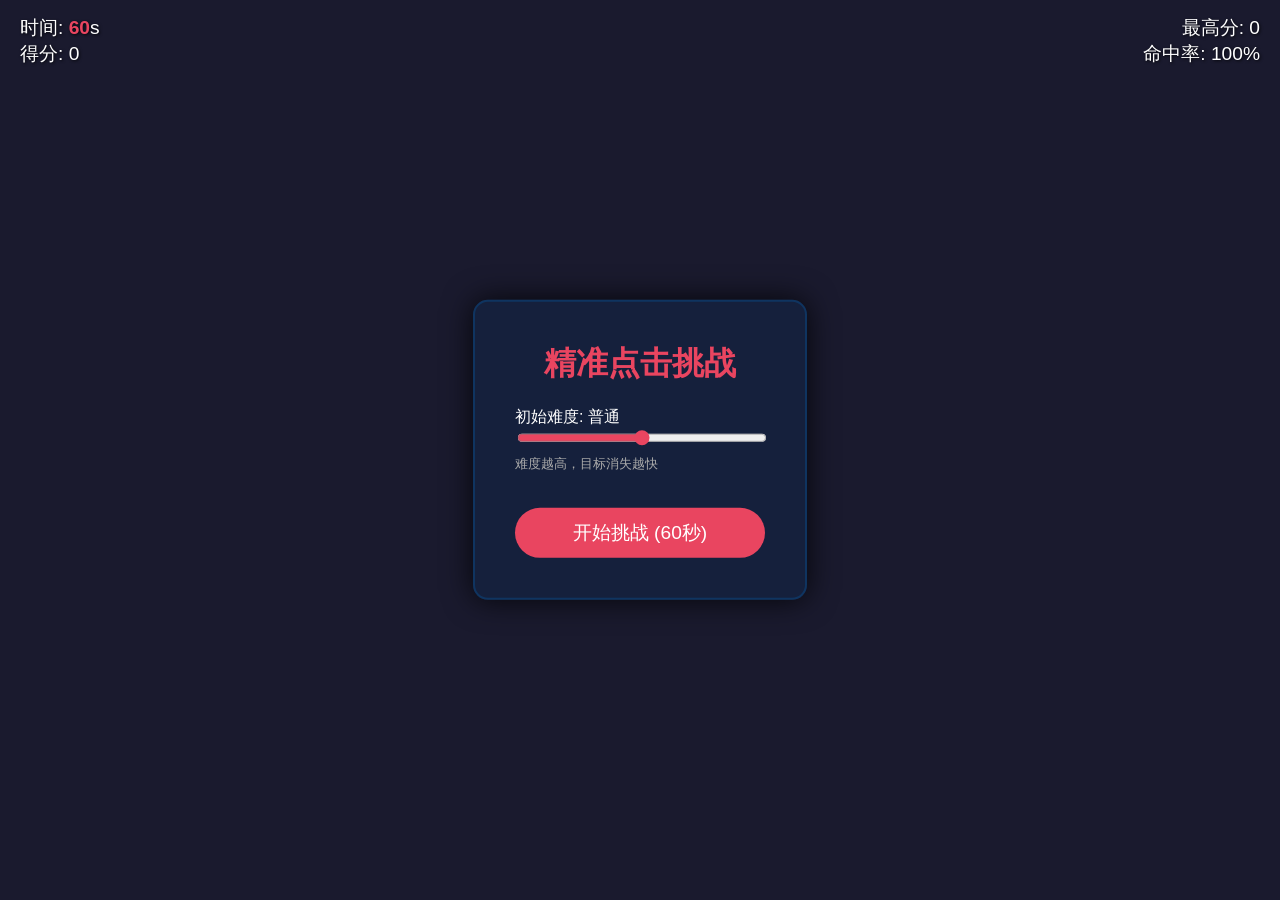
<file: ReactionForce/ReactionForce.html>
<!DOCTYPE html>
<html lang="zh-CN">
<head>
    <meta charset="UTF-8">
    <meta name="viewport" content="width=device-width, initial-scale=1.0, maximum-scale=1.0, user-scalable=no">
    <title>精准点击挑战</title>
    <style>
        body, html {
            margin: 0;
            padding: 0;
            width: 100%;
            height: 100%;
            overflow: hidden;
            background-color: #1a1a2e;
            font-family: 'Segoe UI', Tahoma, Geneva, Verdana, sans-serif;
            color: #fff;
        }
        canvas {
            display: block;
            width: 100%;
            height: 100%;
            cursor: crosshair;
        }
        #ui-layer {
            position: absolute;
            top: 0;
            left: 0;
            width: 100%;
            height: 100%;
            pointer-events: none;
            display: flex;
            flex-direction: column;
            justify-content: space-between;
            z-index: 10;
        }
        .hud {
            padding: 15px 20px;
            display: flex;
            justify-content: space-between;
            align-items: flex-start;
            font-size: 1.2rem;
            text-shadow: 1px 1px 3px rgba(0,0,0,0.8);
            background: linear-gradient(to bottom, rgba(26, 26, 46, 0.9), rgba(26, 26, 46, 0));
        }
        .stats {
            text-align: right;
        }
        .controls {
            pointer-events: auto;
        }
        .menu-box {
            position: absolute;
            top: 50%;
            left: 50%;
            transform: translate(-50%, -50%);
            background: rgba(22, 33, 62, 0.95);
            padding: 40px;
            border-radius: 15px;
            text-align: center;
            pointer-events: auto;
            box-shadow: 0 0 30px rgba(0,0,0,0.8);
            border: 2px solid #0f3460;
            transition: opacity 0.3s;
            z-index: 20;
            min-width: 250px;
        }
        h1, h2 {
            margin-top: 0;
            color: #e94560;
        }
        .btn {
            background: #e94560;
            color: white;
            border: none;
            padding: 12px 30px;
            font-size: 1.2rem;
            border-radius: 25px;
            cursor: pointer;
            margin-top: 15px;
            transition: background 0.2s, transform 0.1s;
            width: 100%;
            box-sizing: border-box;
        }
        .btn:hover {
            background: #ff5c77;
            transform: scale(1.05);
        }
        .btn:active {
            transform: scale(0.95);
        }
        .btn-small {
            padding: 6px 20px;
            font-size: 1rem;
            margin-top: 0;
            width: auto;
        }
        .slider-container {
            margin: 20px 0;
            text-align: left;
        }
        input[type=range] {
            width: 100%;
            accent-color: #e94560;
        }
        .hidden {
            opacity: 0;
            pointer-events: none !important;
            display: none !important; /* 彻底隐藏防止阻挡点击 */
        }
        #game-over {
            color: #fff;
            margin-bottom: 20px;
        }
    </style>
</head>
<body>

    <div id="ui-layer">
        <div class="hud" id="hud-area">
            <div>
                <div>时间: <span id="time-display" style="color:#e94560; font-weight:bold;">60</span>s</div>
                <div>得分: <span id="score-display">0</span></div>
            </div>
            <div class="controls hidden" id="ingame-controls">
                <button class="btn btn-small" id="pause-btn">暂停</button>
            </div>
            <div class="stats">
                <div>最高分: <span id="highscore-display">0</span></div>
                <div>命中率: <span id="accuracy-display">100</span>%</div>
            </div>
        </div>
    </div>

    <!-- 主菜单 -->
    <div id="menu" class="menu-box">
        <h1>精准点击挑战</h1>
        <div id="game-over" class="hidden">
            <h2>游戏结束!</h2>
            <p>最终得分: <span id="final-score">0</span></p>
            <p>命中率: <span id="final-accuracy">0</span>%</p>
        </div>
        
        <div class="slider-container">
            <label for="difficulty">初始难度: <span id="diff-val">普通</span></label>
            <input type="range" id="difficulty" min="1" max="3" value="2" step="1">
            <small style="display:block; color:#aaa; margin-top:5px;">难度越高，目标消失越快</small>
        </div>
        
        <button class="btn" id="start-btn">开始挑战 (60秒)</button>
    </div>

    <!-- 暂停菜单 -->
    <div id="pause-menu" class="menu-box hidden">
        <h2>已暂停</h2>
        <button class="btn" id="resume-btn">继续游戏</button>
        <button class="btn" id="restart-btn">重新开始</button>
        <button class="btn" id="sound-btn">音效: 开</button>
        <button class="btn" id="main-menu-btn">返回主菜单</button>
    </div>

    <canvas id="gameCanvas"></canvas>

<script>
    const canvas = document.getElementById('gameCanvas');
    const ctx = canvas.getContext('2d');
    
    // UI Elements
    const timeDisplay = document.getElementById('time-display');
    const scoreDisplay = document.getElementById('score-display');
    const highScoreDisplay = document.getElementById('highscore-display');
    const accuracyDisplay = document.getElementById('accuracy-display');
    
    const menu = document.getElementById('menu');
    const pauseMenu = document.getElementById('pause-menu');
    const ingameControls = document.getElementById('ingame-controls');
    
    const startBtn = document.getElementById('start-btn');
    const pauseBtn = document.getElementById('pause-btn');
    const resumeBtn = document.getElementById('resume-btn');
    const restartBtn = document.getElementById('restart-btn');
    const soundBtn = document.getElementById('sound-btn');
    const mainMenuBtn = document.getElementById('main-menu-btn');
    
    const difficultySlider = document.getElementById('difficulty');
    const diffValDisplay = document.getElementById('diff-val');
    const gameOverScreen = document.getElementById('game-over');
    const finalScoreDisplay = document.getElementById('final-score');
    const finalAccuracyDisplay = document.getElementById('final-accuracy');

    // Game State
    let width, height;
    let targets = [];
    let ripples = [];
    let isPlaying = false;
    let isPaused = false;
    let score = 0;
    let timeLeft = 60;
    let totalClicks = 0;
    let hits = 0;
    let highScore = localStorage.getItem('precisionHighScore') || 0;
    let isSoundEnabled = true;
    
    // Timing and Difficulty
    let lastTime = 0;
    let spawnTimer = 0;
    let gameTimer = 0;
    let animationFrameId;
    
    let baseSpawnInterval = 600; 
    let currentSpawnInterval = 600;
    let baseShrinkSpeed = 30; 
    let currentShrinkSpeed = 30;

    // 顶部UI保护区域高度（防止目标刷在分数下方）
    const uiSafeMarginTop = 90; 

    highScoreDisplay.innerText = highScore;

    // --- 音效系统 ---
    let audioCtx = null;

    function initAudio() {
        if (!audioCtx && isSoundEnabled) {
            const AudioContext = window.AudioContext || window.webkitAudioContext;
            if (AudioContext) {
                audioCtx = new AudioContext();
            }
        }
        if (audioCtx && audioCtx.state === 'suspended') {
            audioCtx.resume();
        }
    }

    function playSound(type) {
        if (!isSoundEnabled || !audioCtx) return;
        
        const oscillator = audioCtx.createOscillator();
        const gainNode = audioCtx.createGain();
        
        oscillator.connect(gainNode);
        gainNode.connect(audioCtx.destination);
        
        if (type === 'hit') {
            oscillator.type = 'sine';
            oscillator.frequency.setValueAtTime(800, audioCtx.currentTime);
            oscillator.frequency.exponentialRampToValueAtTime(1200, audioCtx.currentTime + 0.1);
            
            gainNode.gain.setValueAtTime(0.3, audioCtx.currentTime);
            gainNode.gain.exponentialRampToValueAtTime(0.01, audioCtx.currentTime + 0.1);
            
            oscillator.start();
            oscillator.stop(audioCtx.currentTime + 0.1);
        } else if (type === 'miss') {
            oscillator.type = 'sawtooth';
            oscillator.frequency.setValueAtTime(150, audioCtx.currentTime);
            oscillator.frequency.exponentialRampToValueAtTime(100, audioCtx.currentTime + 0.2);
            
            gainNode.gain.setValueAtTime(0.2, audioCtx.currentTime);
            gainNode.gain.exponentialRampToValueAtTime(0.01, audioCtx.currentTime + 0.2);
            
            oscillator.start();
            oscillator.stop(audioCtx.currentTime + 0.2);
        }
    }

    // Resize Canvas
    function resize() {
        width = canvas.width = window.innerWidth;
        height = canvas.height = window.innerHeight;
    }
    window.addEventListener('resize', resize);
    resize();

    // Classes
    class Target {
        constructor(x, y, maxRadius, shrinkSpeed) {
            this.x = x;
            this.y = y;
            this.maxRadius = maxRadius;
            this.radius = maxRadius;
            this.shrinkSpeed = shrinkSpeed;
            const hue = Math.floor(Math.random() * 360);
            this.color = `hsl(${hue}, 80%, 60%)`;
            this.isDead = false;
        }

        update(dt) {
            this.radius -= this.shrinkSpeed * (dt / 1000);
            if (this.radius <= 0) {
                this.isDead = true;
                score = Math.max(0, score - 5);
                updateHUD();
            }
        }

        draw(ctx) {
            if (this.radius <= 0) return;
            ctx.beginPath();
            ctx.arc(this.x, this.y, this.radius, 0, Math.PI * 2);
            ctx.fillStyle = this.color;
            ctx.fill();
            ctx.closePath();

            ctx.beginPath();
            ctx.arc(this.x, this.y, this.radius * 0.6, 0, Math.PI * 2);
            ctx.fillStyle = '#1a1a2e';
            ctx.fill();
            ctx.closePath();

            ctx.beginPath();
            ctx.arc(this.x, this.y, this.radius * 0.2, 0, Math.PI * 2);
            ctx.fillStyle = this.color;
            ctx.fill();
            ctx.closePath();
        }
    }

    class Ripple {
        constructor(x, y, color) {
            this.x = x;
            this.y = y;
            this.radius = 10;
            this.color = color;
            this.alpha = 1;
            this.expandSpeed = 200; 
            this.fadeSpeed = 3; 
            this.isDead = false;
        }

        update(dt) {
            this.radius += this.expandSpeed * (dt / 1000);
            this.alpha -= this.fadeSpeed * (dt / 1000);
            if (this.alpha <= 0) this.isDead = true;
        }

        draw(ctx) {
            if (this.alpha <= 0) return;
            ctx.beginPath();
            ctx.arc(this.x, this.y, this.radius, 0, Math.PI * 2);
            ctx.strokeStyle = this.color.replace(')', `, ${this.alpha})`).replace('hsl', 'hsla');
            ctx.lineWidth = 3;
            ctx.stroke();
            ctx.closePath();
        }
    }

    // Input Handling
    function handleInteraction(e) {
        if (!isPlaying || isPaused) return;
        
        // 确保点击的不是UI元素
        if(e.target !== canvas) return;
        
        e.preventDefault();
        initAudio();

        let clientX = e.clientX || (e.touches && e.touches[0].clientX);
        let clientY = e.clientY || (e.touches && e.touches[0].clientY);
        
        totalClicks++;
        let hitSomething = false;

        for (let i = targets.length - 1; i >= 0; i--) {
            let t = targets[i];
            let dist = Math.hypot(clientX - t.x, clientY - t.y);
            
            if (dist <= t.radius) {
                hitSomething = true;
                hits++;
                score += 10;
                playSound('hit');
                ripples.push(new Ripple(t.x, t.y, t.color));
                targets.splice(i, 1);
                
                let difficultyMultiplier = Math.max(0.4, Math.pow(0.98, score / 10)); 
                currentSpawnInterval = baseSpawnInterval * difficultyMultiplier;
                currentShrinkSpeed = baseShrinkSpeed * (1 + (score / 200));
                
                break;
            }
        }

        if (!hitSomething) {
            score = Math.max(0, score - 2);
            playSound('miss');
        }
        
        updateHUD();
    }

    canvas.addEventListener('mousedown', handleInteraction);
    canvas.addEventListener('touchstart', handleInteraction, {passive: false});

    function updateHUD() {
        scoreDisplay.innerText = score;
        timeDisplay.innerText = Math.ceil(timeLeft);
        let accuracy = totalClicks === 0 ? 100 : Math.round((hits / totalClicks) * 100);
        accuracyDisplay.innerText = accuracy;
    }

    // Main Game Loop
    function loop(timestamp) {
        if (!isPlaying || isPaused) return;

        let dt = timestamp - lastTime;
        lastTime = timestamp;

        gameTimer += dt;
        if (gameTimer >= 1000) {
            timeLeft -= 1;
            gameTimer -= 1000;
            updateHUD();
            
            if (timeLeft <= 0) {
                endGame();
                return;
            }
        }

        spawnTimer += dt;
        if (spawnTimer >= currentSpawnInterval) {
            spawnTimer = 0;
            spawnTarget();
        }

        ctx.clearRect(0, 0, width, height);

        for (let i = targets.length - 1; i >= 0; i--) {
            targets[i].update(dt);
            if (targets[i].isDead) {
                targets.splice(i, 1);
            } else {
                targets[i].draw(ctx);
            }
        }

        for (let i = ripples.length - 1; i >= 0; i--) {
            ripples[i].update(dt);
            if (ripples[i].isDead) {
                ripples.splice(i, 1);
            } else {
                ripples[i].draw(ctx);
            }
        }

        animationFrameId = requestAnimationFrame(loop);
    }

    function spawnTarget() {
        const maxRadius = Math.max(30, Math.min(60, width * 0.08));
        
        // 限制生成范围，排除顶部UI区域和屏幕边缘
        const minX = maxRadius;
        const maxX = width - maxRadius;
        const minY = uiSafeMarginTop + maxRadius; 
        const maxY = height - maxRadius;
        
        const x = minX + Math.random() * (maxX - minX);
        const y = minY + Math.random() * (maxY - minY);
        
        targets.push(new Target(x, y, maxRadius, currentShrinkSpeed));
    }

    // Button Events & Logic
    difficultySlider.addEventListener('input', (e) => {
        const diffTexts = ["简单", "普通", "困难"];
        diffValDisplay.innerText = diffTexts[e.target.value - 1];
    });

    function startGame() {
        initAudio();
        let diffLevel = parseInt(difficultySlider.value);
        
        if (diffLevel === 1) {
            baseSpawnInterval = 800; baseShrinkSpeed = 20;
        } else if (diffLevel === 2) {
            baseSpawnInterval = 600; baseShrinkSpeed = 35;
        } else {
            baseSpawnInterval = 400; baseShrinkSpeed = 50;
        }

        currentSpawnInterval = baseSpawnInterval;
        currentShrinkSpeed = baseShrinkSpeed;

        score = 0;
        timeLeft = 60;
        totalClicks = 0;
        hits = 0;
        targets = [];
        ripples = [];
        gameTimer = 0;
        spawnTimer = 0;
        
        updateHUD();
        menu.classList.add('hidden');
        pauseMenu.classList.add('hidden');
        ingameControls.classList.remove('hidden');
        
        isPlaying = true;
        isPaused = false;
        lastTime = performance.now();
        
        if(animationFrameId) cancelAnimationFrame(animationFrameId);
        animationFrameId = requestAnimationFrame(loop);
    }

    function endGame() {
        isPlaying = false;
        ingameControls.classList.add('hidden');
        
        let accuracy = totalClicks === 0 ? 0 : Math.round((hits / totalClicks) * 100);
        
        if (score > highScore) {
            highScore = score;
            localStorage.setItem('precisionHighScore', highScore);
            highScoreDisplay.innerText = highScore;
        }

        finalScoreDisplay.innerText = score;
        finalAccuracyDisplay.innerText = accuracy;
        gameOverScreen.classList.remove('hidden');
        menu.classList.remove('hidden');
        
        ctx.clearRect(0, 0, width, height);
    }

    // 暂停逻辑
    pauseBtn.addEventListener('click', () => {
        if(!isPlaying || isPaused) return;
        isPaused = true;
        pauseMenu.classList.remove('hidden');
    });

    resumeBtn.addEventListener('click', () => {
        if(!isPlaying || !isPaused) return;
        pauseMenu.classList.add('hidden');
        isPaused = false;
        lastTime = performance.now(); // 修正时间，防止恢复时瞬间扣除大量时间
        animationFrameId = requestAnimationFrame(loop);
    });

    restartBtn.addEventListener('click', startGame);

    mainMenuBtn.addEventListener('click', () => {
        isPlaying = false;
        isPaused = false;
        pauseMenu.classList.add('hidden');
        ingameControls.classList.add('hidden');
        gameOverScreen.classList.add('hidden'); // 隐藏结算信息
        menu.classList.remove('hidden');
        ctx.clearRect(0, 0, width, height);
    });

    soundBtn.addEventListener('click', () => {
        isSoundEnabled = !isSoundEnabled;
        soundBtn.innerText = isSoundEnabled ? "音效: 开" : "音效: 关";
    });

    startBtn.addEventListener('click', startGame);

</script>
</body>
</html>
</file>
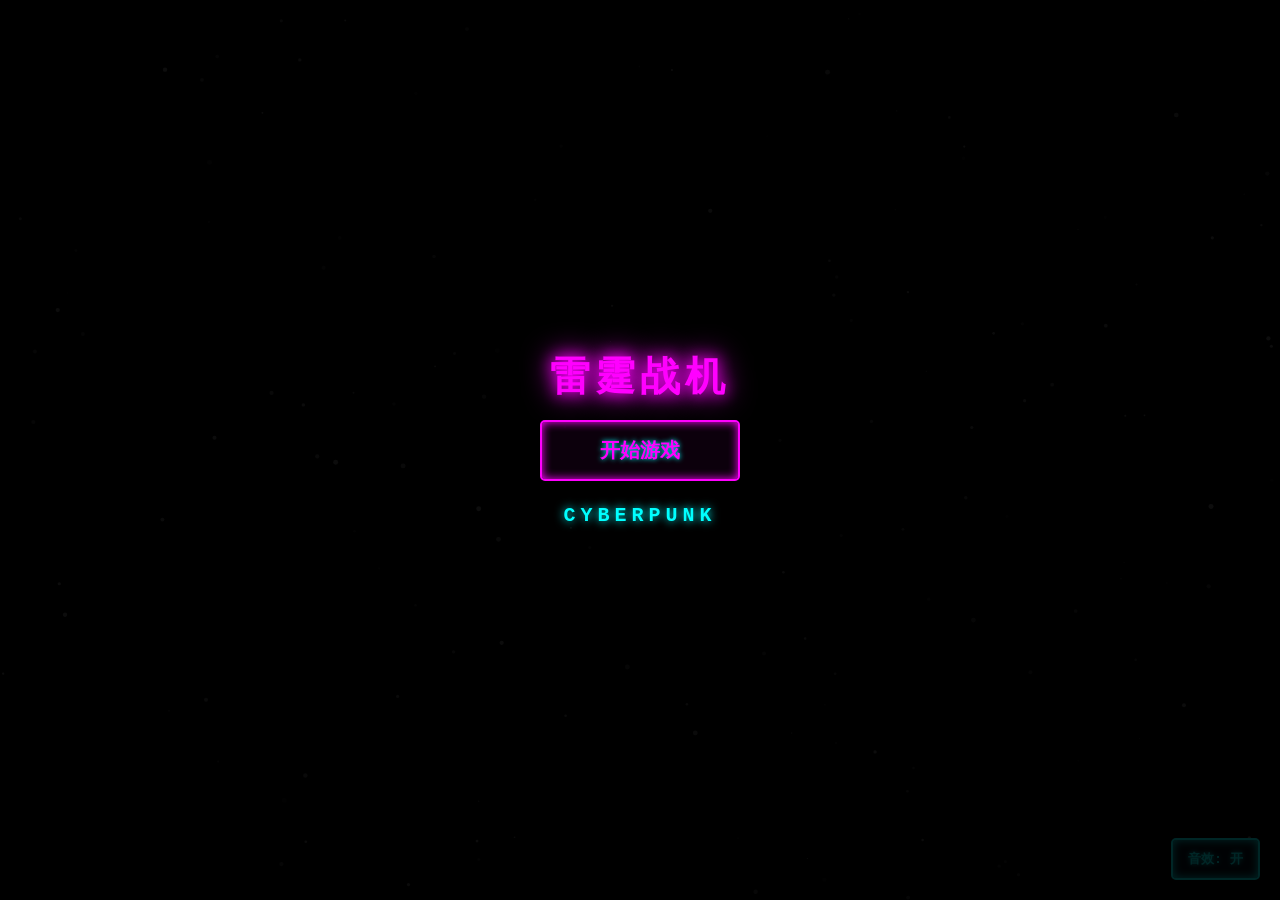
<file: ThunderFighter/Thunder_Fighter.html>
<!DOCTYPE html>
<html lang="zh-CN">
<head>
<meta charset="UTF-8">
<meta name="viewport" content="width=device-width, initial-scale=1.0, maximum-scale=1.0, user-scalable=no">
<title>雷霆战机 - 赛博朋克</title>
<link rel="stylesheet" href="style.css">
</head>
<body>

<!-- 主菜单 -->
<div id="mainMenu" style="display: flex;">
    <h1 style="margin-bottom: 50px;">
        雷霆战机
        <span style="display: block; margin-top: 100px; font-size: 20px; color: var(--neon-blue); text-shadow: 0 0 10px var(--neon-blue);">CYBERPUNK</span>
    </h1>
    <button class="btn menu-btn" id="startBtn">开始游戏</button>
</div>

<!-- 游戏内HUD (初始隐藏) -->
<div class="hud" id="hud" style="display: none;">
    <div>分数: <span id="scoreVal">0</span></div>
    <div>难度等级: <span id="levelVal">1</span></div>
    <div>生命值: <span id="hpVal">100</span>%</div>
    <div style="color:var(--neon-yellow); margin-top:5px;">火力等级: <span id="powerVal">1</span></div>
</div>

<button class="btn" id="pauseBtn" style="display: none;">暂停</button>
<button class="btn" id="muteBtn">音效: 开</button>

<div id="pauseMenu">
    <h1>游戏暂停</h1>
    <button class="btn menu-btn" id="resumeBtn">继续游戏</button>
    <button class="btn menu-btn" id="restartBtnPause">重新开始</button>
    <button class="btn menu-btn" id="menuBtnPause">返回菜单</button>
</div>

<div id="gameOverMenu">
    <h1>连接中断</h1>
    <div style="font-size:24px; margin-bottom:20px; color:var(--neon-blue);">最终分数: <span id="finalScore">0</span></div>
    <button class="btn menu-btn" id="restartBtn">重新启动</button>
    <button class="btn menu-btn" id="menuBtnOver">返回菜单</button>
</div>

<div id="warningScreen">警告！高能反应接近！</div>

<div id="bossUI">
    <div id="bossName">BOSS 01 - 毁灭核心</div>
    <div class="health-bar-bg"><div class="health-bar-fill" id="bossHpFill"></div></div>
</div>

<canvas id="gameCanvas"></canvas>

<script src="game.js"></script>
</body>
</html>
</file>
<file: ThunderFighter/style.css>
:root {
    --neon-blue: #0ff;
    --neon-pink: #f0f;
    --neon-yellow: #ff0;
    --dark-bg: #000000;
}

body, html {
    margin: 0; 
    padding: 0; 
    width: 100%; 
    height: 100%;
    background-color: var(--dark-bg); 
    color: #fff;
    font-family: 'Courier New', Courier, monospace;
    overflow: hidden; 
    touch-action: none; 
    user-select: none;
}

#gameCanvas {
    display: block; 
    width: 100%; 
    height: 100%;
    background-color: #000;
}

.hud {
    position: absolute; 
    top: 15px; 
    left: 15px; 
    z-index: 10;
    text-shadow: 0 0 5px var(--neon-blue); 
    font-size: 18px; 
    pointer-events: none;
}

.btn {
    position: absolute; 
    z-index: 20; 
    background: rgba(0, 20, 40, 0.6);
    border: 2px solid var(--neon-blue); 
    color: var(--neon-blue);
    padding: 10px 15px; 
    cursor: pointer; 
    font-family: inherit;
    font-weight: bold; 
    text-shadow: 0 0 5px var(--neon-blue);
    box-shadow: 0 0 10px var(--neon-blue) inset; 
    border-radius: 5px;
    transition: 0.2s;
}

.btn:hover { 
    background: var(--neon-blue); 
    color: #000; 
}

#pauseBtn { bottom: 20px; left: 20px; }
#muteBtn { bottom: 20px; right: 20px; }

#mainMenu, #pauseMenu, #gameOverMenu {
    display: none; 
    position: absolute; 
    top: 0; 
    left: 0; 
    width: 100%; 
    height: 100%;
    background: rgba(0, 0, 0, 0.85); 
    z-index: 30; 
    flex-direction: column;
    justify-content: center; 
    align-items: center; 
    text-align: center;
}

h1 {
    font-size: 40px; 
    color: var(--neon-pink);
    text-shadow: 0 0 15px var(--neon-pink), 0 0 30px var(--neon-pink);
    margin-bottom: 30px; 
    letter-spacing: 5px;
}

.menu-btn {
    margin: 10px; 
    width: 200px; 
    font-size: 20px; 
    padding: 15px;
    border-color: var(--neon-pink); 
    color: var(--neon-pink);
    box-shadow: 0 0 10px var(--neon-pink) inset;
    background: rgba(20, 0, 20, 0.6);
}

.menu-btn:hover { 
    background: var(--neon-pink); 
    color: #000; 
}

#warningScreen {
    display: none; 
    position: absolute; 
    top: 30%; 
    width: 100%; 
    text-align: center;
    color: #f00; 
    font-size: 60px; 
    font-weight: bold; 
    z-index: 15;
    text-shadow: 0 0 20px #f00, 0 0 40px #f00; 
    pointer-events: none;
    animation: flash 0.5s infinite alternate;
}

@keyframes flash { 
    from { opacity: 0.2; } 
    to { opacity: 1; } 
}

#bossUI {
    display: none; 
    position: absolute; 
    top: 20px; 
    left: 50%; 
    transform: translateX(-50%);
    width: 60%; 
    z-index: 10;
}

#bossName {
    text-align: center; 
    color: #f00; 
    text-shadow: 0 0 5px #f00; 
    font-weight: bold; 
    margin-bottom: 5px;
    font-size: 20px;
    letter-spacing: 2px;
}

.health-bar-bg {
    width: 100%; 
    height: 15px; 
    background: rgba(0, 0, 0, 0.5); 
    border: 2px solid #f00;
    box-shadow: 0 0 10px #f00;
    border-radius: 3px;
    overflow: hidden;
}

.health-bar-fill {
    width: 100%; 
    height: 100%; 
    background: #f00; 
    transition: width 0.1s linear;
    box-shadow: 0 0 10px #f00;
}
</file>
